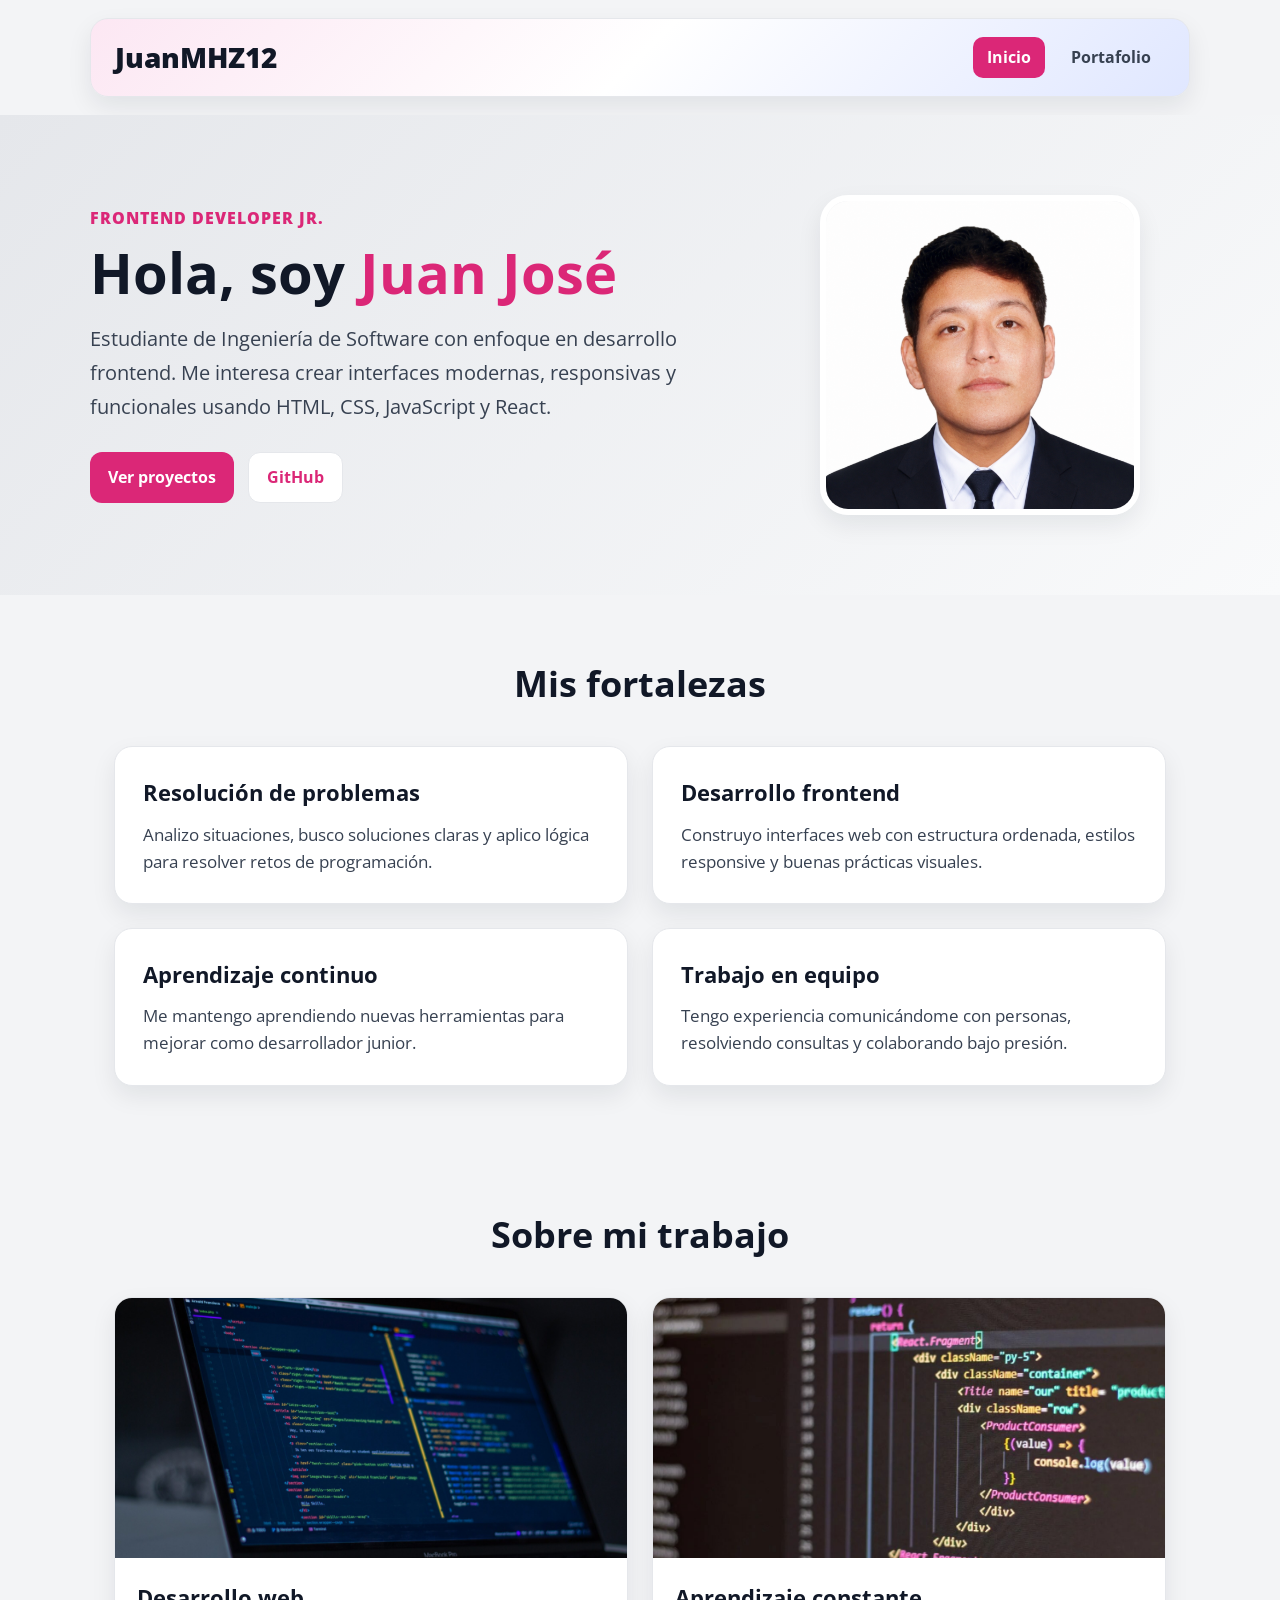
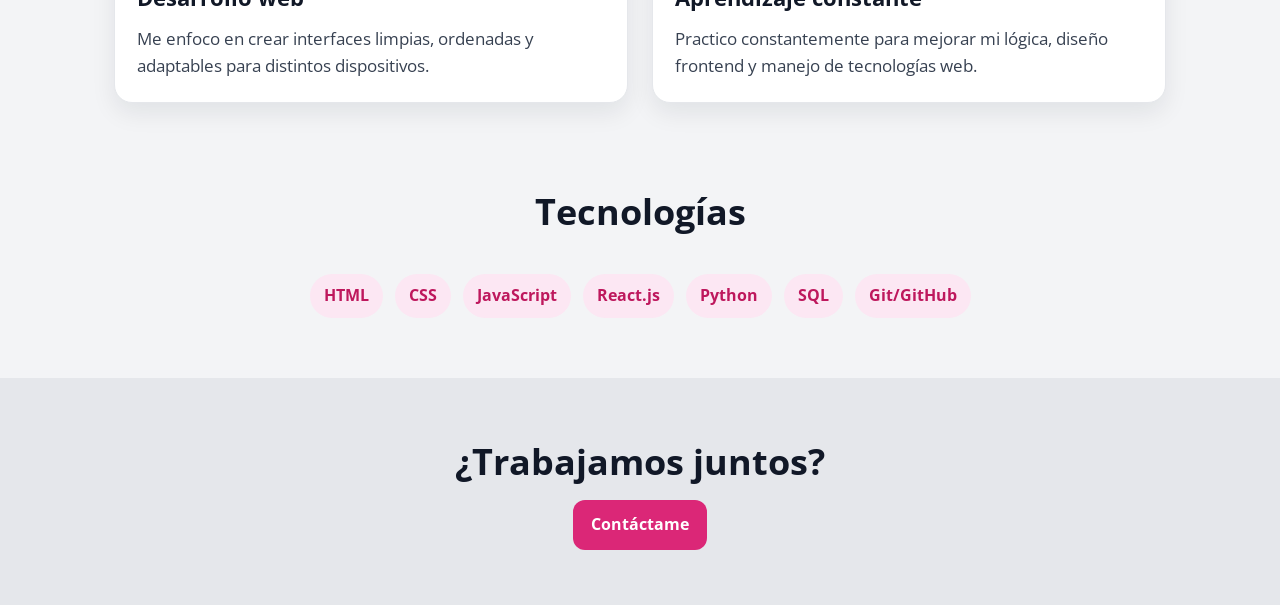
<file: index.html>
<!DOCTYPE html>
<html lang="es">
<head>
  <meta charset="UTF-8" />
  <meta name="viewport" content="width=device-width, initial-scale=1.0" />
  <title>Juan José Meza | Frontend Developer</title>
  <link rel="stylesheet" href="styles.css" />
</head>
<body>
  <header class="header">
    <a href="index.html" class="logo">JuanMHZ12</a>

    <nav class="nav">
      <a href="index.html" class="nav-link active">Inicio</a>
      <a href="portafolio.html" class="nav-link">Portafolio</a>
    </nav>
  </header>

  <main>
    <section class="hero">
      <div class="hero-content hero-grid">
        <div>
          <p class="tag">Frontend Developer Jr.</p>
          <h1>Hola, soy <span>Juan José</span></h1>
          <p class="hero-text">
            Estudiante de Ingeniería de Software con enfoque en desarrollo frontend.
            Me interesa crear interfaces modernas, responsivas y funcionales usando
            HTML, CSS, JavaScript y React.
          </p>

          <div class="hero-buttons">
            <a href="portafolio.html" class="btn primary">Ver proyectos</a>
            <a href="https://github.com/JuanMHZ12" target="_blank" class="btn secondary">GitHub</a>
          </div>
        </div>

        <div class="hero-photo">
          <img src="img/JuanjoMeza.png" alt="Foto profesional de Juan José Meza" />
        </div>
      </div>
    </section>

    <section class="section">
      <h2>Mis fortalezas</h2>

      <div class="cards">
        <article class="card">
          <h3>Resolución de problemas</h3>
          <p>Analizo situaciones, busco soluciones claras y aplico lógica para resolver retos de programación.</p>
        </article>

        <article class="card">
          <h3>Desarrollo frontend</h3>
          <p>Construyo interfaces web con estructura ordenada, estilos responsive y buenas prácticas visuales.</p>
        </article>

        <article class="card">
          <h3>Aprendizaje continuo</h3>
          <p>Me mantengo aprendiendo nuevas herramientas para mejorar como desarrollador junior.</p>
        </article>

        <article class="card">
          <h3>Trabajo en equipo</h3>
          <p>Tengo experiencia comunicándome con personas, resolviendo consultas y colaborando bajo presión.</p>
        </article>
      </div>
    </section>

    <section class="section photo-section">
      <h2>Sobre mi trabajo</h2>

      <div class="photo-grid">
        <article class="photo-card">
          <img src="img/programar1.jpeg" alt="Ambiente de programación" />
          <div>
            <h3>Desarrollo web</h3>
            <p>
              Me enfoco en crear interfaces limpias, ordenadas y adaptables para distintos dispositivos.
            </p>
          </div>
        </article>

        <article class="photo-card">
          <img src="img/programar2.jpg" alt="Código en pantalla" />
          <div>
            <h3>Aprendizaje constante</h3>
            <p>
              Practico constantemente para mejorar mi lógica, diseño frontend y manejo de tecnologías web.
            </p>
          </div>
        </article>
      </div>
    </section>

    <section class="section skills-section">
      <h2>Tecnologías</h2>

      <div class="skills">
        <span>HTML</span>
        <span>CSS</span>
        <span>JavaScript</span>
        <span>React.js</span>
        <span>Python</span>
        <span>SQL</span>
        <span>Git/GitHub</span>
      </div>
    </section>
  </main>

  <footer class="footer">
    <h2>¿Trabajamos juntos?</h2>
    <a href="https://wa.me/51924691680" class="btn primary">Contáctame</a>
  </footer>
</body>
</html>
</file>
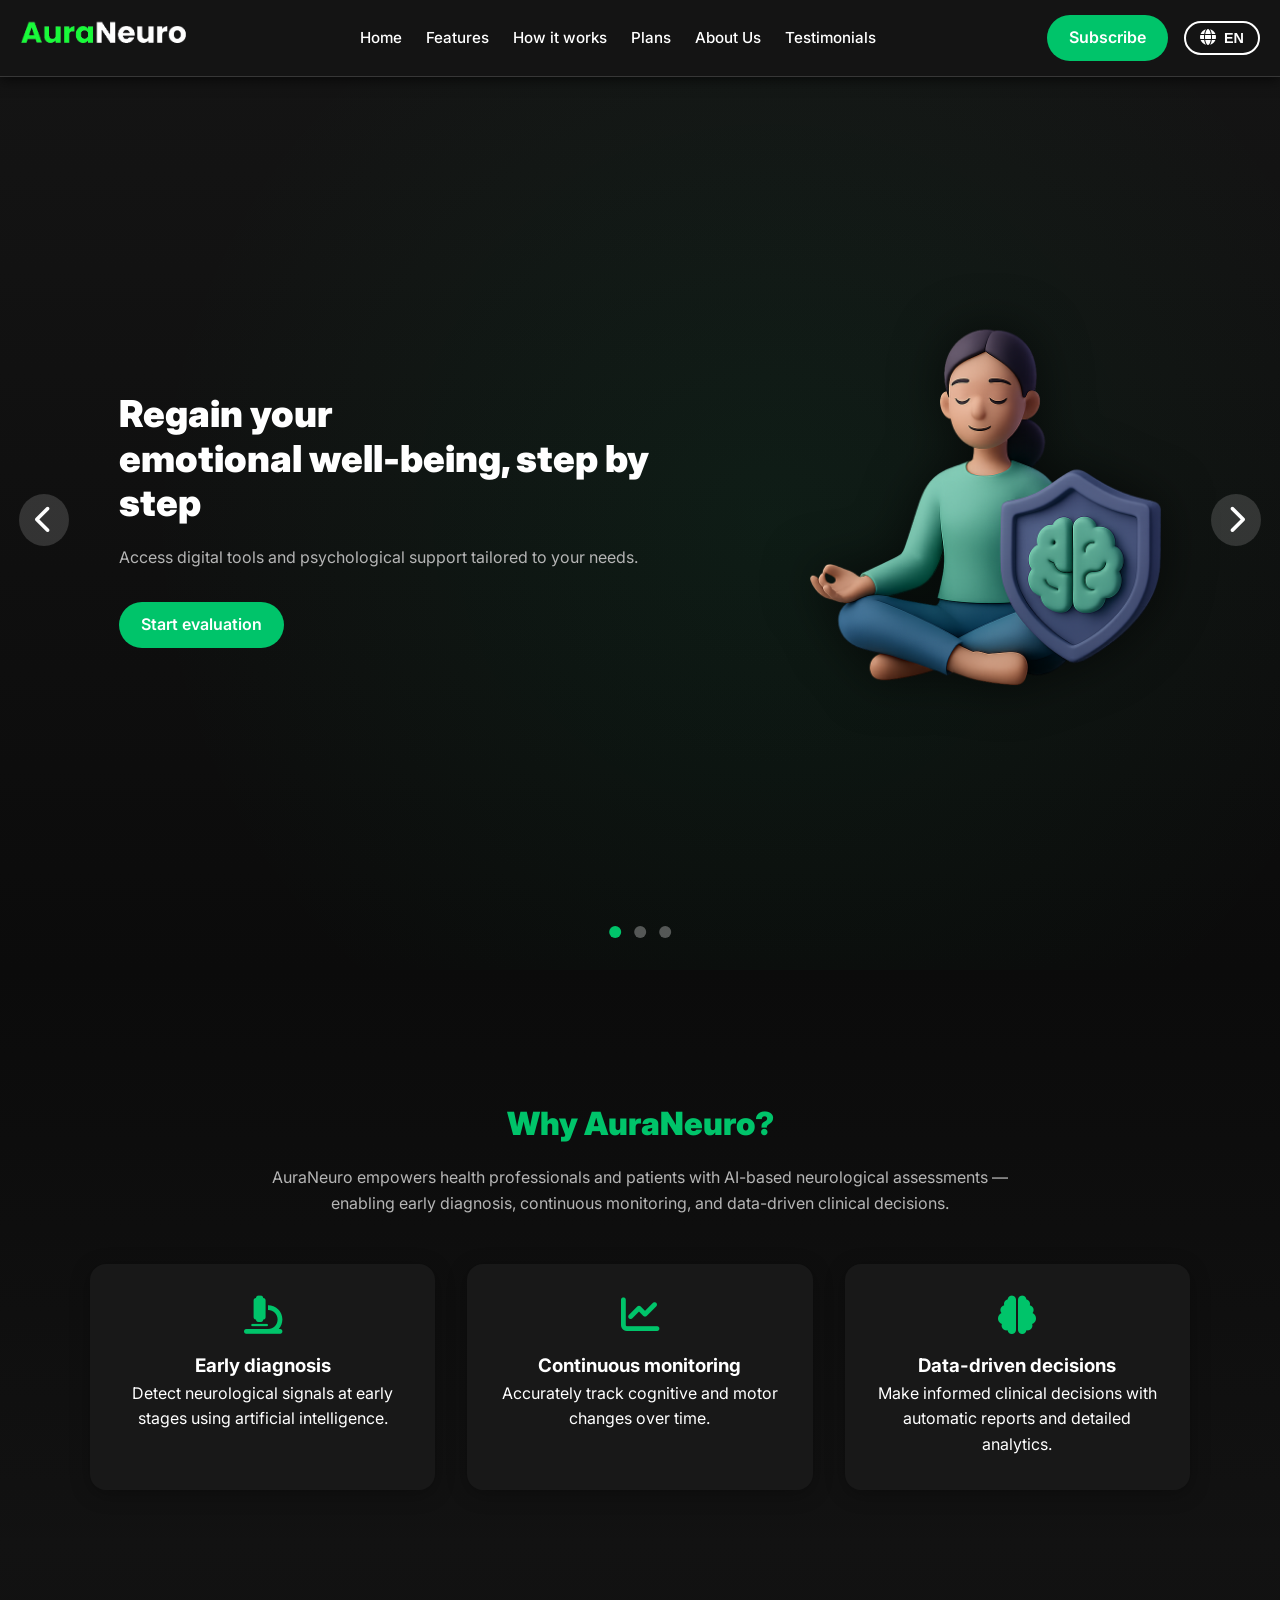
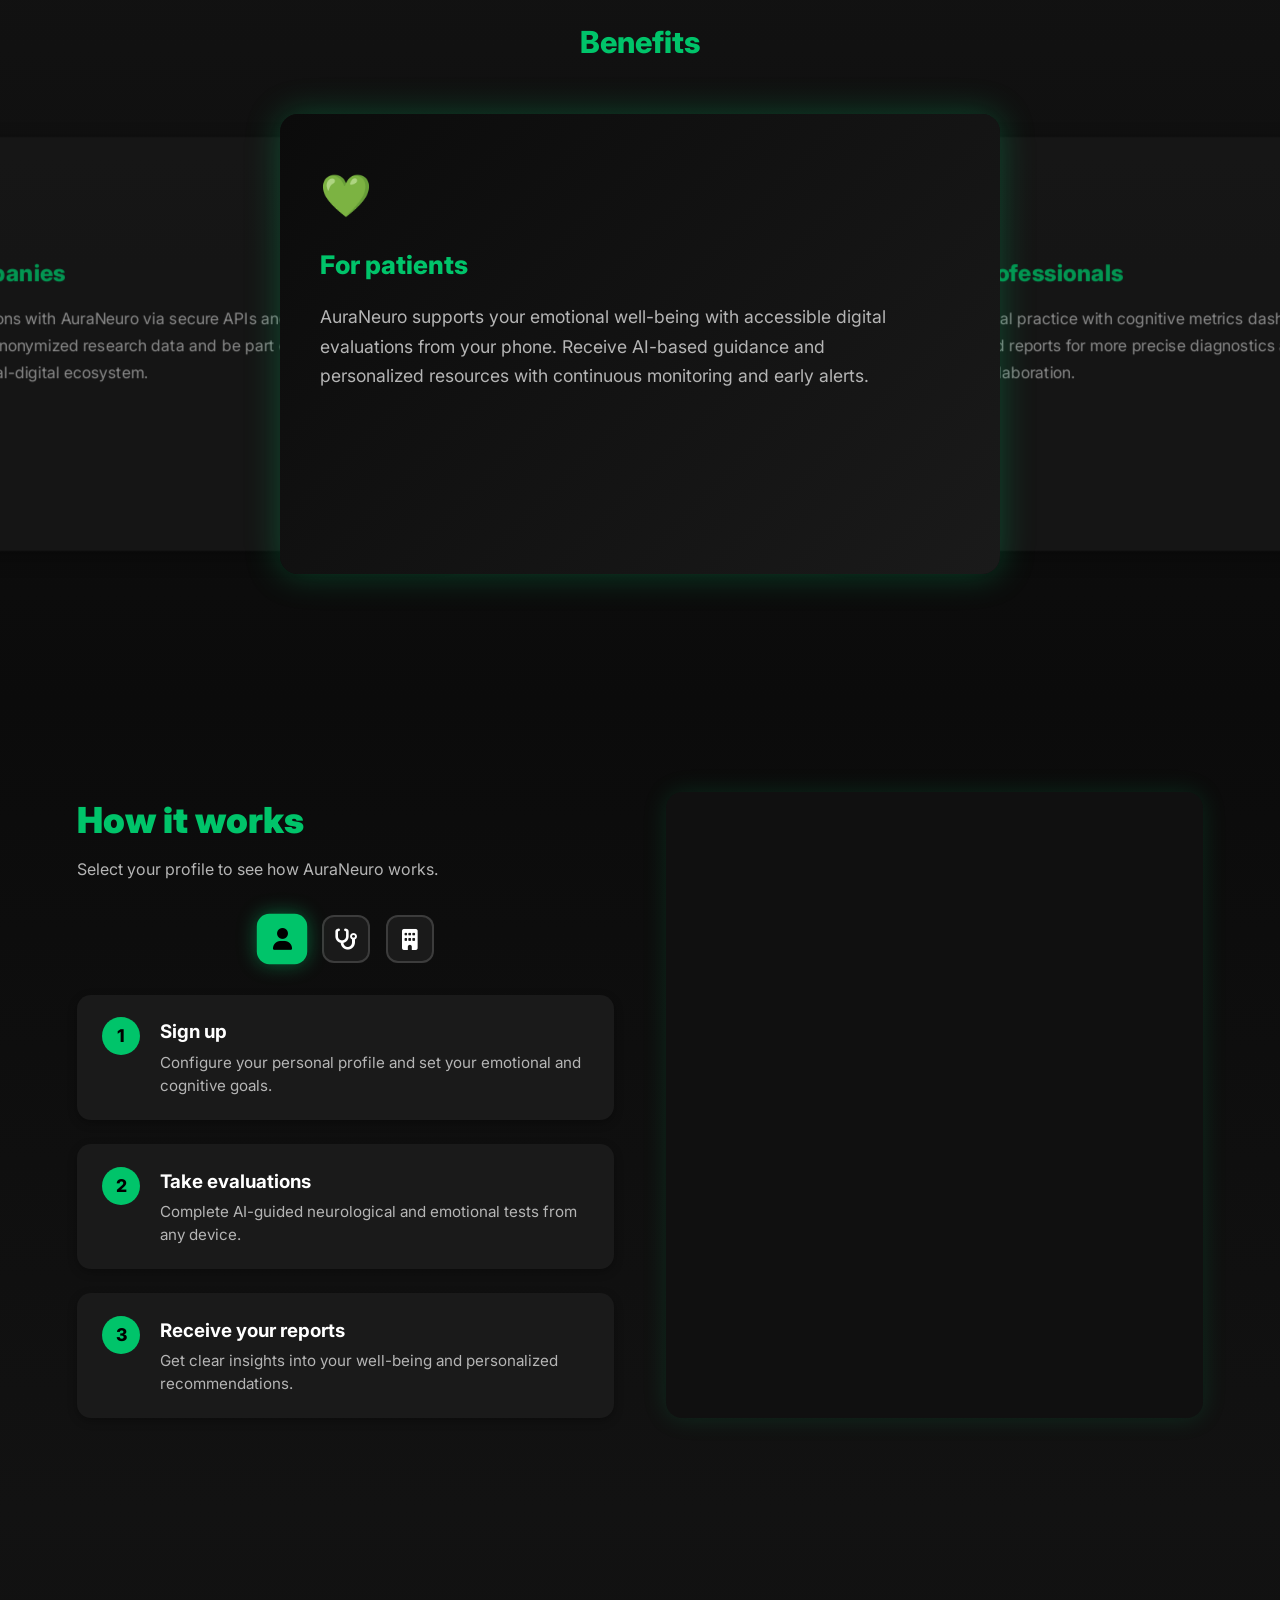
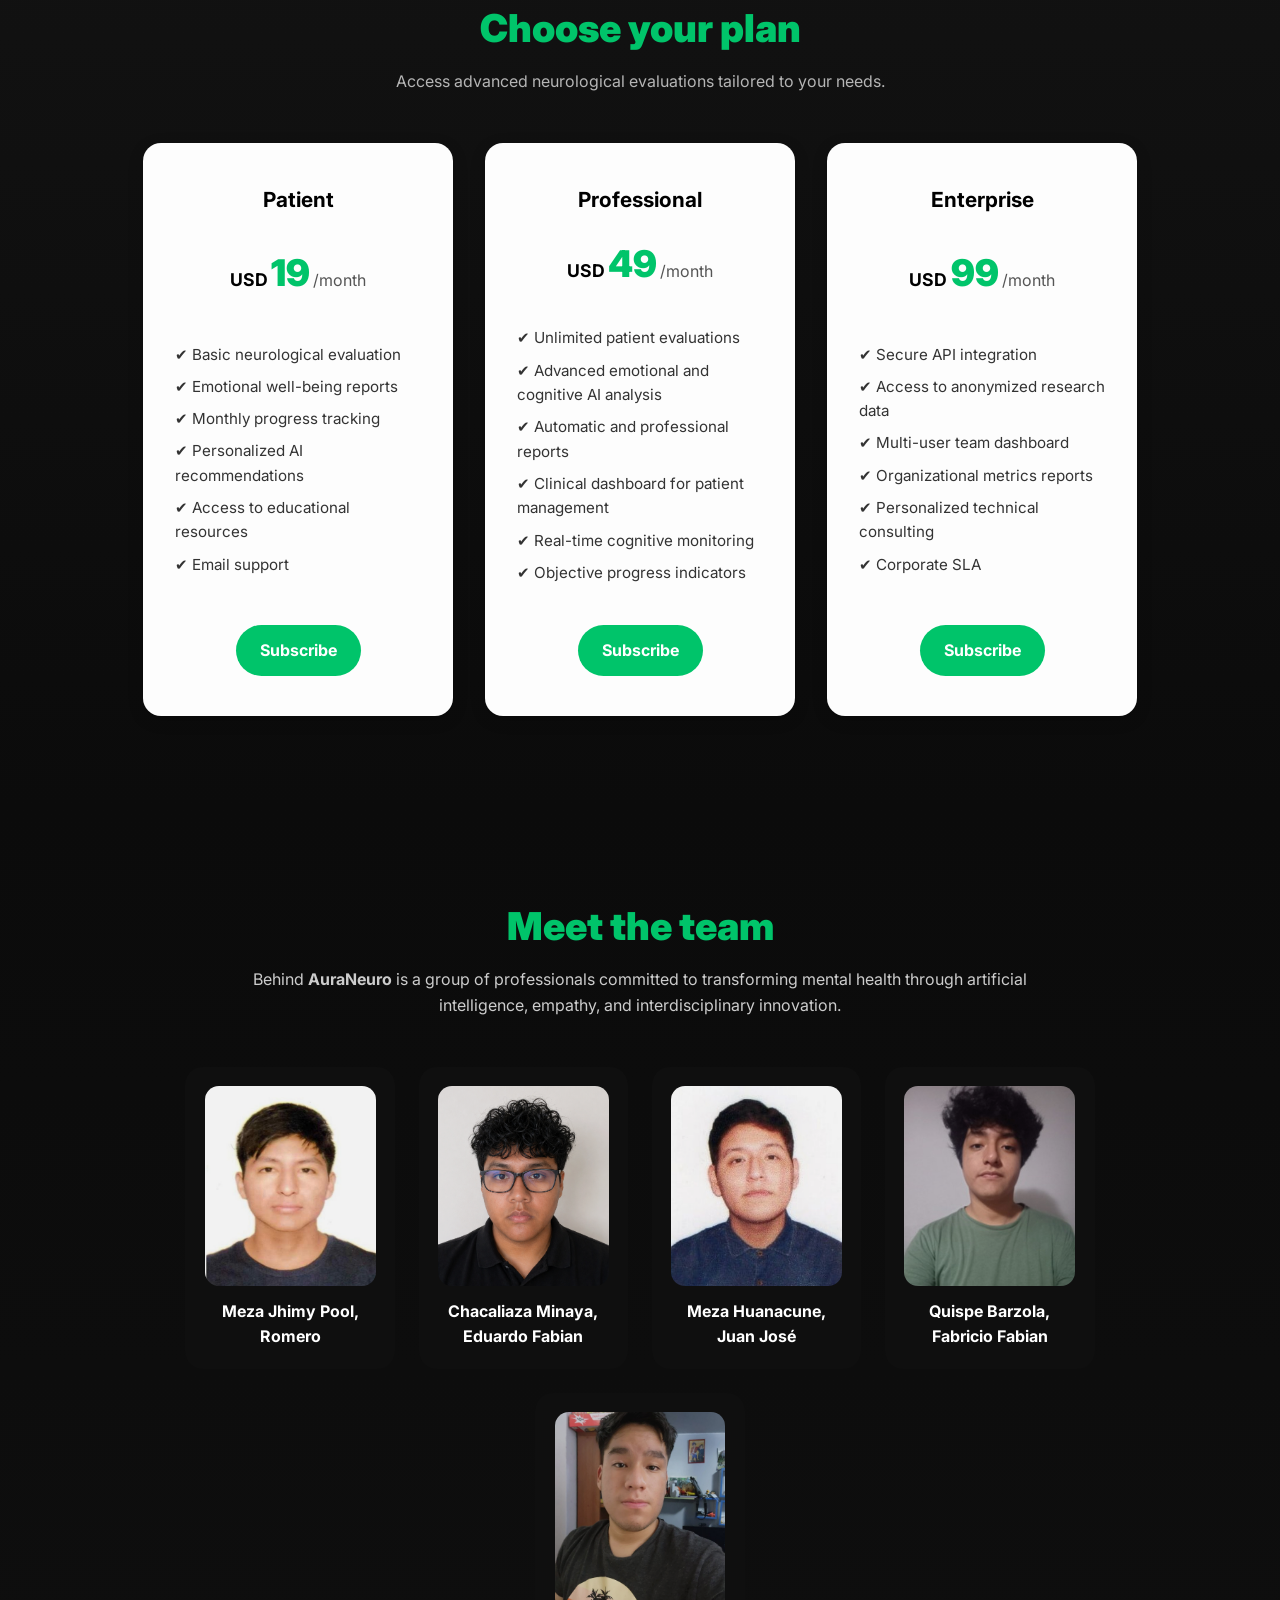
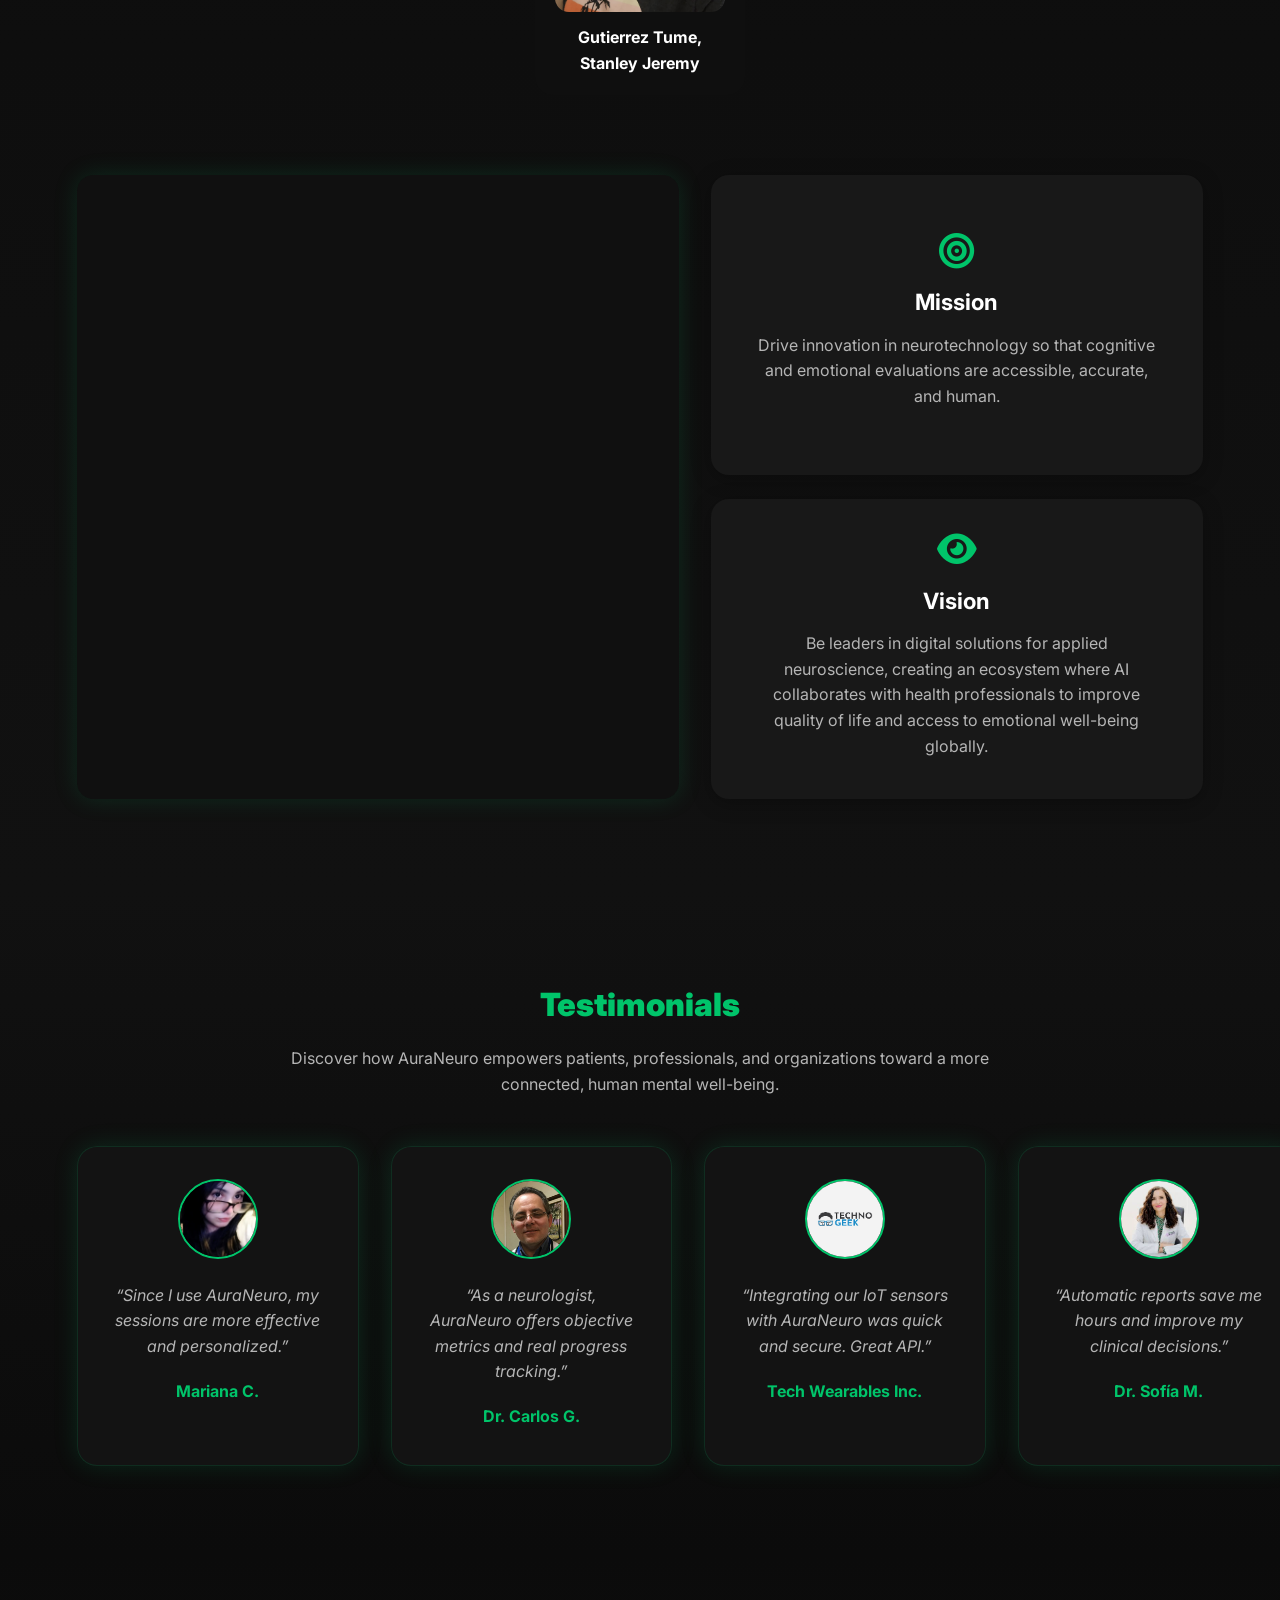
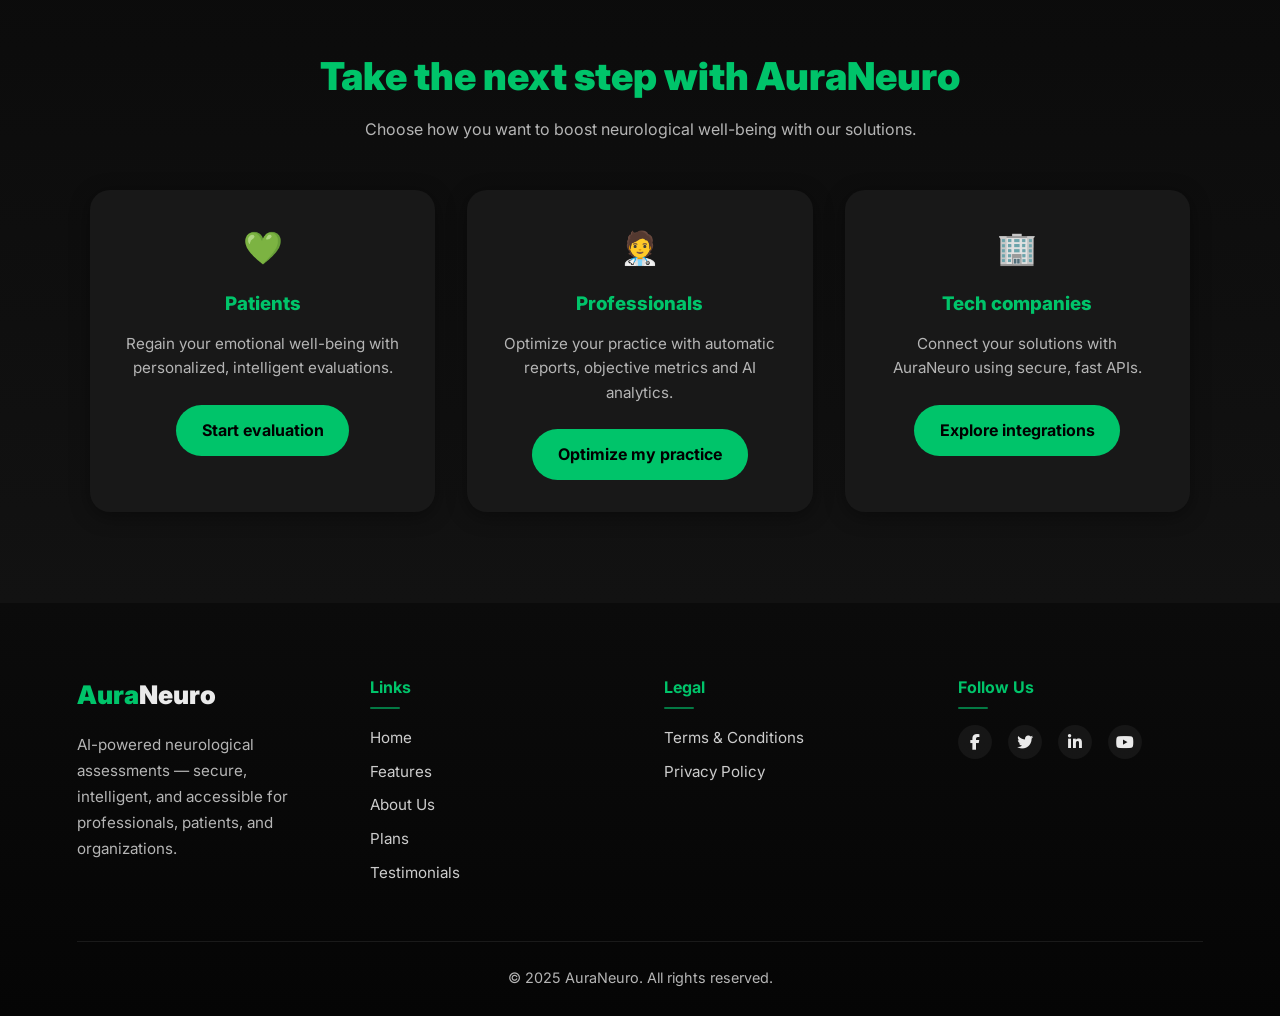
<file: Auraneuro.html>
<!DOCTYPE html>
<html lang="es">
<head>
  <meta charset="UTF-8" />
  <meta name="viewport" content="width=device-width, initial-scale=1.0" />
  <title>AuraNeuro</title>

  <link href="https://fonts.googleapis.com/css2?family=Inter:wght@400;700;900&display=swap" rel="stylesheet">
  <link rel="stylesheet" href="https://cdnjs.cloudflare.com/ajax/libs/font-awesome/6.4.0/css/all.min.css">
  <link rel="stylesheet" href="Auraneuro.css">
  <script src="script.js" defer></script>
  <script src="language.js" defer></script>
</head>

<body class="bg-dark text-light">


<!-- ==== HEADER ==== -->
<header class="navbar bg-darker">
  <div class="navbar-container">
    <a href="#home" class="navbar-logo">
      <img src="imgs/logo.png" alt="AuraNeuro" />
    </a>

    <button class="menu-toggle" aria-label="Abrir menú">
      <i class="fa-solid fa-bars"></i>
    </button>

    <nav class="nav-links">
      <ul>
        <li><a href="index.html#home" class="nav-item" data-key="home">Inicio</a></li>
        <li><a href="index.html#features" class="nav-item" data-key="features">Características</a></li>
        <li><a href="index.html#how" class="nav-item" data-key="how">Cómo funciona</a></li>
        <li><a href="index.html#plans" class="nav-item" data-key="plans">Planes</a></li>
        <li><a href="index.html#team" class="nav-item" data-key="about">Sobre Nosotros</a></li>
        <li><a href="index.html#testimonials" class="nav-item" data-key="testimonials">Testimonios</a></li>
      </ul>
    </nav>

    <div class="header-actions">
      <a href="https://frontend-auro-neuro-two.vercel.app/" class="btn-main" data-key="subscribe">Suscribirse</a>
      <button class="lang-toggle">
        <span class="lang-icon"><i class="fa-solid fa-globe"></i></span>
        <span>ES</span>
      </button>
    </div>
  </div>
</header>

<!-- ==== HERO ==== -->
<section id="home" class="hero-carousel bg-gradient">
  <div class="carousel-container">

    <div class="carousel-slide active">
      <div class="hero-content">
        <h1 data-key="hero1_title">Recupera tu bienestar<br>emocional, paso a paso</h1>
        <p data-key="hero1_text">Accede a herramientas digitales y acompañamiento psicológico adaptado a tus necesidades.</p>
        <a href="#patients" class="btn-main" data-key="hero1_btn">Comenzar evaluación</a>
      </div>
      <div class="hero-image">
        <img src="imgs/slide1.png" alt="AuraNeuro pacientes bienestar">
      </div>
    </div>

    <div class="carousel-slide">
      <div class="hero-content">
        <h1 data-key="hero2_title">Gestiona tus pacientes<br>y tu práctica terapéutica de forma inteligente</h1>
        <p data-key="hero2_text">Administra sesiones, registros y progreso desde una sola plataforma diseñada para ti.</p>
        <a href="#professionals" class="btn-main" data-key="hero2_btn">Optimizar mi práctica</a>
      </div>
      <div class="hero-image">
        <img src="imgs/slide2.png" alt="AuraNeuro profesionales gestión">
      </div>
    </div>

    <div class="carousel-slide">
      <div class="hero-content">
        <h1 data-key="hero3_title">Integra tu tecnología<br>al futuro de la neurología digital</h1>
        <p data-key="hero3_text">Colabora con AuraNeuro y conecta tus dispositivos médicos mediante integraciones API seguras, compatibles con estándares internacionales.</p>
        <a href="#contact" class="btn-main" data-key="hero3_btn">Explorar integraciones</a>
      </div>
      <div class="hero-image">
        <img src="imgs/slide3.png" alt="AuraNeuro integración tecnológica">
      </div>
    </div>
  </div>

  <button class="carousel-control prev"><i class="fa-solid fa-chevron-left"></i></button>
  <button class="carousel-control next"><i class="fa-solid fa-chevron-right"></i></button>

  <div class="carousel-indicators">
    <span class="dot active"></span>
    <span class="dot"></span>
    <span class="dot"></span>
  </div>
</section>

<!-- ==== FEATURES ==== -->
<section id="features" class="value-prop-slider">

  <h2 data-key="features_title">¿Por qué AuraNeuro?</h2>
  <p class="subtitle" data-key="features_subtitle">
    AuraNeuro impulsa a profesionales de la salud y pacientes con evaluaciones neurológicas 
    basadas en IA — permitiendo diagnóstico temprano, monitoreo continuo y decisiones clínicas 
    basadas en datos.
  </p>

  <div class="value-cards">
    <div class="card">
      <i class="fa-solid fa-microscope"></i>
      <h3 data-key="feature_card1_title">Diagnóstico temprano</h3>
      <p data-key="feature_card1_text">Detecta señales neurológicas desde etapas iniciales con inteligencia artificial.</p>
    </div>
    <div class="card">
      <i class="fa-solid fa-chart-line"></i>
      <h3 data-key="feature_card2_title">Monitoreo continuo</h3>
      <p data-key="feature_card2_text">Seguimiento preciso de cambios cognitivos y motores a lo largo del tiempo.</p>
    </div>
    <div class="card">
      <i class="fa-solid fa-brain"></i>
      <h3 data-key="feature_card3_title">Decisiones basadas en datos</h3>
      <p data-key="feature_card3_text">Toma decisiones clínicas con reportes automáticos y análisis detallado.</p>
    </div>
  </div>
</section>

<!-- ==== ABOUT ==== -->
<section id="about" class="audience-benefits">
  <h2 data-key="about_title">Beneficios</h2>

  <div class="benefit-slider">
    <div class="benefit-track">

      <div class="benefit-card active">
        <div class="emoji">💚</div>
        <h3 data-key="about_card1_title">Pacientes</h3>
        <p data-key="about_card1_text">
          AuraNeuro te acompaña en tu proceso de bienestar emocional, ofreciendo evaluaciones 
          digitales accesibles desde tu móvil. Recibe orientación basada en IA y recursos 
          personalizados que ayudan a mejorar tu calidad de vida, con monitoreo constante 
          de tu progreso y alertas tempranas ante cambios significativos.
        </p>
      </div>

      <div class="benefit-card">
        <div class="emoji">🧑‍⚕️</div>
        <h3 data-key="about_card2_title">Profesionales de la salud</h3>
        <p data-key="about_card2_text">
          Optimiza tu práctica clínica con paneles de métricas cognitivas y reportes automáticos. 
          AuraNeuro transforma los datos de tus pacientes en insights útiles para diagnósticos más 
          precisos, seguimiento detallado y colaboración interdisciplinaria dentro del ecosistema digital.
        </p>
      </div>

      <div class="benefit-card">
        <div class="emoji">🏢</div>
        <h3 data-key="about_card3_title">Empresas tecnológicas</h3>
        <p data-key="about_card3_text">
          Integra tus soluciones con AuraNeuro mediante APIs seguras y estándares internacionales. 
          Accede a datos anonimizados para investigación, mejora tus productos y forma parte de 
          un ecosistema médico-digital interoperable orientado al bienestar mental global.
        </p>
      </div>

    </div>
  </div>
</section>

<!-- ==== HOW ==== -->
<section id="how" class="how-it-works">
  <div class="container">
    <div class="how-content">
      <div class="steps-column">
        <h2 data-key="how_title">Cómo funciona</h2>
        <p class="subtitle" data-key="how_subtitle">Selecciona tu perfil para ver cómo funciona AuraNeuro.</p>

        <div class="how-selector">
          <button class="how-icon active" data-target="paciente">
            <i class="fa-solid fa-user"></i>
          </button>

          <button class="how-icon" data-target="profesional">
            <i class="fa-solid fa-stethoscope"></i>
          </button>

          <button class="how-icon" data-target="empresarial">
            <i class="fa-solid fa-building"></i>
          </button>
        </div>

        <div class="steps">
          <div class="step-card">
            <div class="step-number">1</div>
            <div class="step-info">
              <h3 data-key="how_step1_title">Regístrate</h3>
              <p data-key="how_step1_text">Configura tu perfil personal y elige tus objetivos emocionales y cognitivos.</p>
            </div>
          </div>

          <div class="step-card">
            <div class="step-number">2</div>
            <div class="step-info">
              <h3 data-key="how_step2_title">Realiza evaluaciones</h3>
              <p data-key="how_step2_text">Completa pruebas neurológicas y emocionales guiadas por IA desde cualquier dispositivo.</p>
            </div>
          </div>

          <div class="step-card">
            <div class="step-number">3</div>
            <div class="step-info">
              <h3 data-key="how_step3_title">Recibe tus reportes</h3>
              <p data-key="how_step3_text">Obtén análisis claros de tu bienestar y recomendaciones para mejorar día a día.</p>
            </div>
          </div>
        </div>
      </div>

      <div class="video-column">
        <div class="video-wrapper">
          <iframe
            src="https://www.youtube.com/embed/hK7kSaYTNz8?rel=0&controls=1"
            title="About AuraNeuro"
            frameborder="0"
            allowfullscreen>
          </iframe>
        </div>
      </div>
    </div>
  </div>
</section>


<!-- ==== PLANS ==== -->
<section id="plans" class="pricing-section">
  <div class="container">
    <h2 data-key="plans_title">Elige tu plan</h2>
    <p class="subtitle" data-key="plans_subtitle">Accede a evaluaciones neurológicas avanzadas adaptadas a tus necesidades.</p>

    <div class="pricing-cards">

      <!-- PLAN PLUS -->
      <div class="plan-card">
        <h3 data-key="plan_plus_title">Paciente</h3>
        <div class="price">
          <span class="currency">USD</span>
          <span class="amount">19</span>
          <span class="period" data-key="plan_period">/mes</span>
        </div>
        <ul class="features">
          <li data-key="plan_paciente_item1">✔ Evaluaciones neurológicas básicas</li>
          <li data-key="plan_paciente_item2">✔ Reportes de bienestar emocional</li>
          <li data-key="plan_paciente_item3">✔ Seguimiento del progreso mensual</li>
          <li data-key="plan_paciente_item4">✔ Recomendaciones personalizadas con IA</li>
          <li data-key="plan_paciente_item5">✔ Acceso a recursos educativos</li>
          <li data-key="plan_paciente_item6">✔ Soporte por correo</li>
        </ul>
        <a href="https://frontend-auro-neuro-two.vercel.app/" class="btn-main" data-key="plan_btn">Suscribirse</a>
      </div>

      <!-- PLAN PRO -->
      <div class="plan-card">
        <h3 data-key="plan_pro_title">Profesional</h3>
        <div class="price">
          <span class="currency">USD</span>
          <span class="amount">49</span>
          <span class="period" data-key="plan_period">/mes</span>
        </div>
        <ul class="features">
          <li data-key="plan_profesional_item1">✔ Evaluaciones ilimitadas para pacientes</li>
          <li data-key="plan_profesional_item2">✔ Análisis emocional y cognitivo avanzado con IA</li>
          <li data-key="plan_profesional_item3">✔ Reportes automáticos y profesionales</li>
          <li data-key="plan_profesional_item4">✔ Panel clínico para gestión de pacientes</li>
          <li data-key="plan_profesional_item5">✔ Monitoreo cognitivo en tiempo real</li>
          <li data-key="plan_profesional_item6">✔ Indicadores de progreso objetivos</li>
        </ul>
        <a href="https://frontend-auro-neuro-two.vercel.app/" class="btn-main" data-key="plan_btn">Suscribirse</a>
      </div>

      <!-- PLAN ENTERPRISE -->
      <div class="plan-card">
        <h3 data-key="plan_enterprise_title">Empresarial</h3>
        <div class="price">
          <span class="currency">USD</span>
          <span class="amount">99</span>
          <span class="period" data-key="plan_period">/mes</span>
        </div>
        <ul class="features">
          <li data-key="plan_empresarial_item1">✔ Integración mediante API segura</li>
          <li data-key="plan_empresarial_item2">✔ Acceso a datos anonimizados para investigación</li>
          <li data-key="plan_empresarial_item3">✔ Panel multiusuario para equipos</li>
          <li data-key="plan_empresarial_item4">✔ Reportes de métricas organizacionales</li>
          <li data-key="plan_empresarial_item5">✔ Consultoría técnica personalizada</li>
          <li data-key="plan_empresarial_item6">✔ SLA corporativo</li>
        </ul>
        <a href="https://frontend-auro-neuro-two.vercel.app/" class="btn-main" data-key="plan_btn">Suscribirse</a>
      </div>

    </div>
  </div>
</section>


<!-- ==== TEAM ==== -->
<section id="team" class="team-section">
  <div class="container">
    <h2 data-key="team_title">Conoce al equipo</h2>
    <p class="subtitle" data-key="team_subtitle">
      Detrás de <strong>AuraNeuro</strong> está un grupo de profesionales comprometidos con transformar la salud mental 
      a través de la inteligencia artificial, la empatía y la innovación interdisciplinaria.
    </p>

    <div class="team-grid">
      <div class="team-member">
        <img src="imgs/Jhimy.jpg" alt="Jhimy">
        <h4 data-key="team_jhimy">Meza Jhimy Pool, Romero</h4>
      </div>
      <div class="team-member">
        <img src="imgs/Eduardo.jpg" alt="Eduardo">
        <h4 data-key="team_eduardo">Chacaliaza Minaya, Eduardo Fabian</h4>
      </div>
      <div class="team-member">
        <img src="imgs/Juan.jpg" alt="Juan">
        <h4 data-key="team_juan">Meza Huanacune, Juan José</h4>
      </div>
      <div class="team-member">
        <img src="imgs/Fabricio.jpg" alt="Fabricio">
        <h4 data-key="team_fabricio">Quispe Barzola, Fabricio Fabian</h4>
      </div>
      <div class="team-member">
        <img src="imgs/Stanley.jpg" alt="Stanley">
        <h4 data-key="team_stanley">Gutierrez Tume, Stanley Jeremy</h4>
      </div>
    </div>

    <div class="team-row-horizontal">
      <div class="video-wrapper clean">
        <iframe 
          src="https://www.youtube.com/embed/mHxw47HAfVY?rel=0&controls=1" 
          title="Video del equipo AuraNeuro"
          frameborder="0"
          allowfullscreen>
        </iframe>
      </div>

      <div class="mission-vision-column">
        <div class="info-card modern">
          <i class="fa-solid fa-bullseye"></i>
          <h3 data-key="team_mission_title">Misión</h3>
          <p data-key="team_mission_text">
            Impulsar la innovación en neurotecnología para que las evaluaciones cognitivas 
            y emocionales sean accesibles, precisas y humanas. Conectamos ciencia y tecnología 
            con empatía, promoviendo un bienestar mental sostenible en la sociedad.
          </p>
        </div>

        <div class="info-card modern">
          <i class="fa-solid fa-eye"></i>
          <h3 data-key="team_vision_title">Visión</h3>
          <p data-key="team_vision_text">
            Ser líderes en soluciones digitales para la neurociencia aplicada, 
            creando un ecosistema donde la inteligencia artificial colabore con los profesionales 
            de la salud para mejorar la calidad de vida y el acceso al bienestar emocional global.
          </p>
        </div>
      </div>
    </div>
  </div>
</section>

<!-- ==== TESTIMONIALS ==== -->
<section id="testimonials" class="testimonials">
  <h2 data-key="testimonials_title">Testimonios</h2>
  <p class="subtitle" data-key="testimonials_subtitle">
    Descubre cómo AuraNeuro impulsa a pacientes, profesionales y organizaciones hacia un bienestar mental más conectado y humano.
  </p>

  <div class="testimonial-carousel">
    <div class="testimonial-track" data-duplicate="">

      <div class="testimonial-card">
        <img src="imgs/test1.jpg" alt="Foto Mariana C.">
        <p data-key="testimonial_1_text">“Desde que uso AuraNeuro, mis sesiones son más efectivas y personalizadas.”</p>
        <h4 data-key="testimonial_1_name">Mariana C.</h4>
      </div>

      <div class="testimonial-card">
        <img src="imgs/test2.jpg" alt="Foto Dr. Carlos G.">
        <p data-key="testimonial_2_text">“Como neurólogo, AuraNeuro me ofrece métricas objetivas y un seguimiento real del progreso.”</p>
        <h4 data-key="testimonial_2_name">Dr. Carlos G.</h4>
      </div>

      <div class="testimonial-card">
        <img src="imgs/test3.jpg" alt="Foto Tech Wearables">
        <p data-key="testimonial_3_text">“Integrar nuestros sensores IoT con AuraNeuro fue rápido y seguro. Excelente API.”</p>
        <h4 data-key="testimonial_3_name">Tech Wearables S.A.</h4>
      </div>

      <div class="testimonial-card">
        <img src="imgs/test4.jpg" alt="Foto Dra. Sofía M.">
        <p data-key="testimonial_4_text">“Los reportes automáticos me ahorran horas y mejoran mis decisiones clínicas.”</p>
        <h4 data-key="testimonial_4_name">Dra. Sofía M.</h4>
      </div>

      <div class="testimonial-card">
        <img src="imgs/test5.jpg" alt="Foto Clínica StarSalud">
        <p data-key="testimonial_5_text">“Con AuraNeuro hemos optimizado la atención cognitiva de nuestros pacientes.”</p>
        <h4 data-key="testimonial_5_name">Clínica NeuroViva</h4>
      </div>

    </div>
  </div>
</section>

<!-- ==== CTA ==== -->
<section id="cta" class="cta-segmented">
  <h2 data-key="cta_title">Da el siguiente paso con AuraNeuro</h2>
  <p class="subtitle" data-key="cta_subtitle">
    Elige cómo deseas impulsar el bienestar neurológico con nuestras soluciones.
  </p>

  <div class="cta-cards">

  <!-- CTA 1: Pacientes -->
  <div class="cta-card">
    <div class="emoji">💚</div>
    <h3 data-key="cta_1_title">Pacientes</h3>
    <p data-key="cta_1_text">Recupera tu bienestar emocional con evaluaciones personalizadas y seguimiento inteligente.</p>
    <a href="https://frontend-auro-neuro-two.vercel.app/" class="btn-cta" data-key="cta_1_btn">Comenzar evaluación</a>
  </div>

  <!-- CTA 2: Profesionales -->
  <div class="cta-card">
    <div class="emoji">🧑‍⚕️</div>
    <h3 data-key="cta_2_title">Profesionales</h3>
    <p data-key="cta_2_text">Optimiza tu práctica con reportes automáticos, métricas objetivas y análisis con IA.</p>
    <a href="https://frontend-auro-neuro-two.vercel.app/" class="btn-cta" data-key="cta_2_btn">Optimizar mi práctica</a>
  </div>

  <!-- CTA 3: Empresas tecnológicas -->
  <div class="cta-card">
    <div class="emoji">🏢</div>
    <h3 data-key="cta_3_title">Empresas tecnológicas</h3>
    <p data-key="cta_3_text">Conecta tus soluciones con AuraNeuro mediante integraciones API seguras y rápidas.</p>
    <a href="https://frontend-auro-neuro-two.vercel.app/" class="btn-cta" data-key="cta_3_btn">Explorar integraciones</a>
  </div>

  </div>
</section>

<!-- ==== FOOTER ==== -->
<footer class="footer">
  <div class="footer-container">
    
    <!-- Marca y descripción -->
    <div class="footer-col brand">
      <h3 class="logo"><span class="highlight">Aura</span>Neuro</h3>
      <p data-key="footer_description">
        Evaluaciones neurológicas impulsadas por IA, seguras, inteligentes y accesibles 
        para profesionales, pacientes y organizaciones.
      </p>
    </div>

    <!-- Enlaces -->
    <div class="footer-col">
      <h4 data-key="footer_links_title">Enlaces</h4>
      <ul>
        <li><a href="#home" data-key="footer_link_home">Inicio</a></li>
        <li><a href="#features" data-key="footer_link_features">Características</a></li>
        <li><a href="#about" data-key="footer_link_about">Sobre Nosotros</a></li>
        <li><a href="#plans" data-key="footer_link_plans">Planes</a></li>
        <li><a href="#testimonials" data-key="footer_link_testimonials">Testimonios</a></li>
      </ul>
    </div>

    <!-- Legal -->
    <div class="footer-col">
      <h4 data-key="footer_legal_title">Legal</h4>
      <ul>
        <li><a href="terminos.html" data-key="footer_legal_terms">Términos y condiciones</a></li>
        <li><a href="privacidad.html" data-key="footer_legal_privacy">Política de privacidad</a></li>
      </ul>
    </div>

    <!-- Redes sociales -->
    <div class="footer-col social">
      <h4 data-key="footer_social_title">Síguenos</h4>
      <div class="social-icons">
        <a href="#" aria-label="Facebook"><i class="fab fa-facebook-f"></i></a>
        <a href="#" aria-label="Twitter"><i class="fab fa-twitter"></i></a>
        <a href="#" aria-label="LinkedIn"><i class="fab fa-linkedin-in"></i></a>
        <a href="#" aria-label="YouTube"><i class="fab fa-youtube"></i></a>
      </div>
    </div>
  </div>

  <!-- Línea inferior -->
  <div class="footer-bottom">
    <p data-key="footer_bottom_text">
      © 2025 <span class="highlight">AuraNeuro</span>. Todos los derechos reservados.
    </p>
  </div>
</footer>

</body>
</html>
</file>
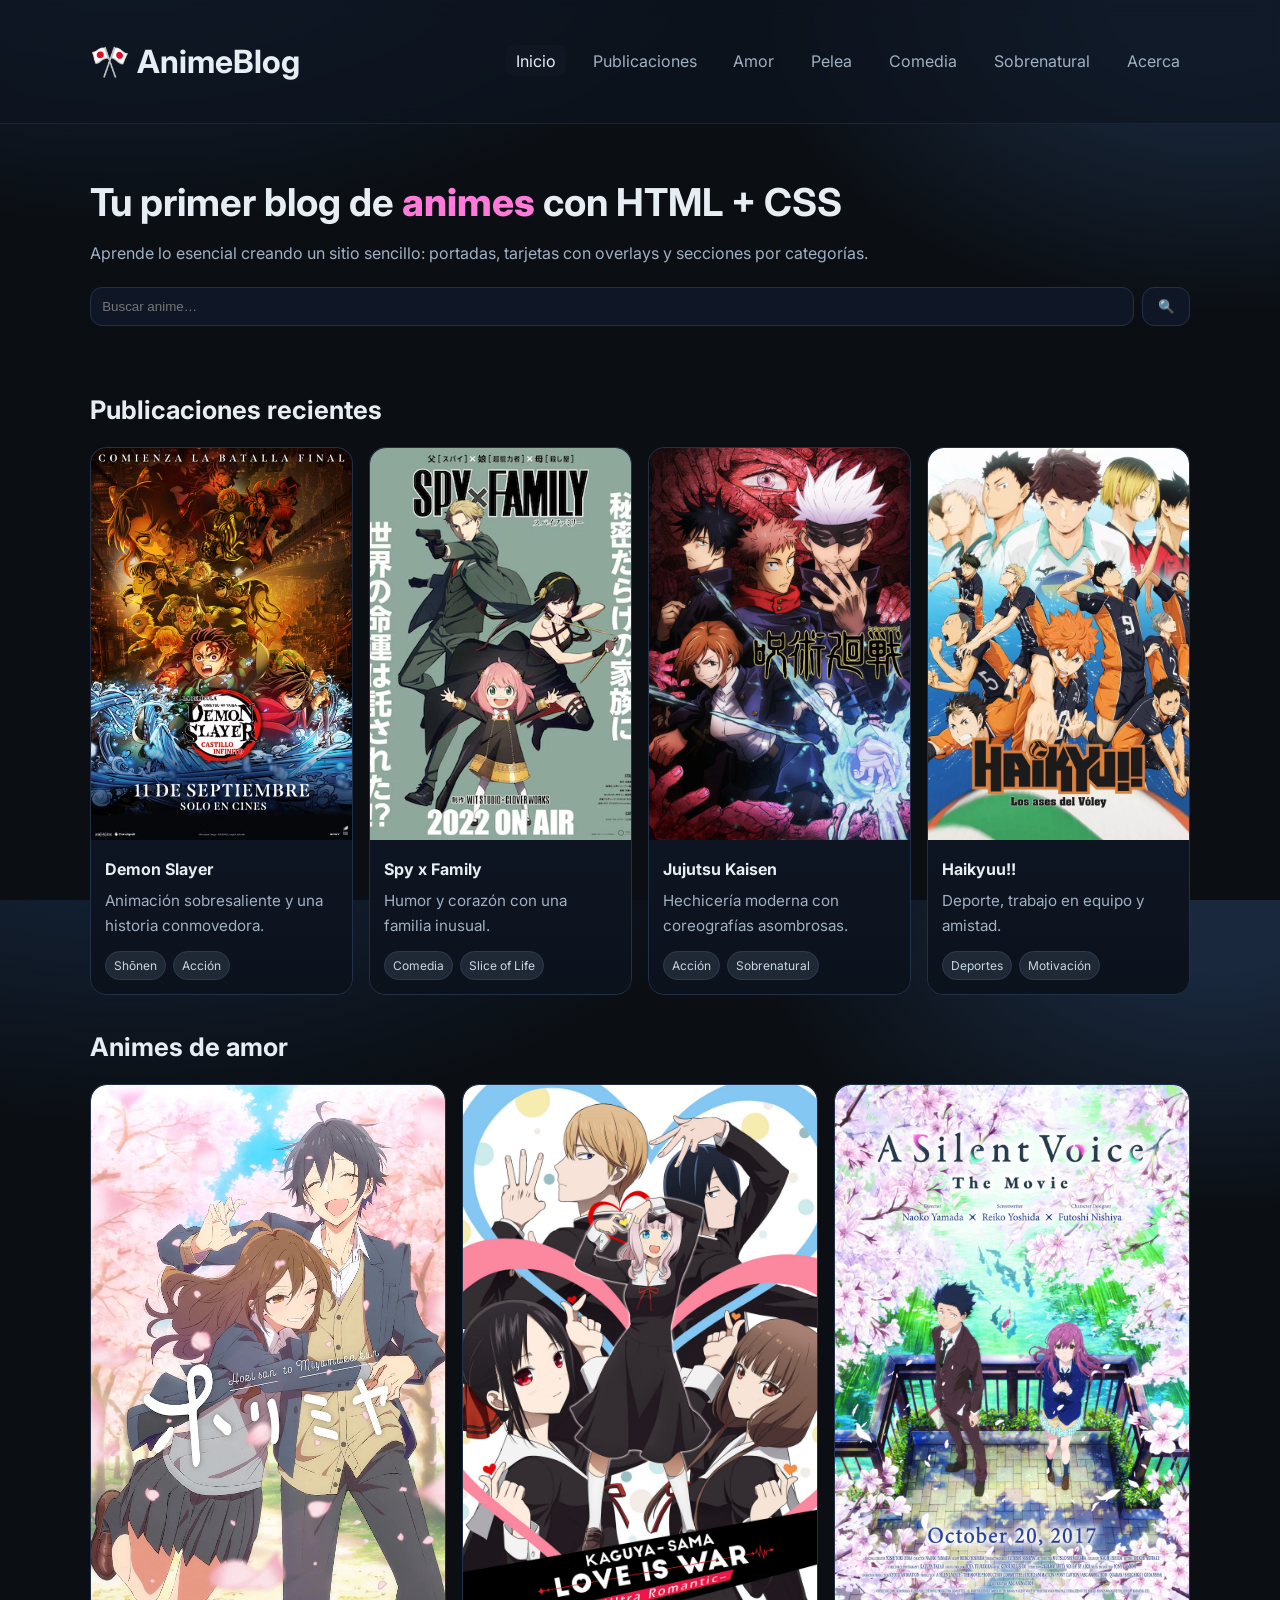
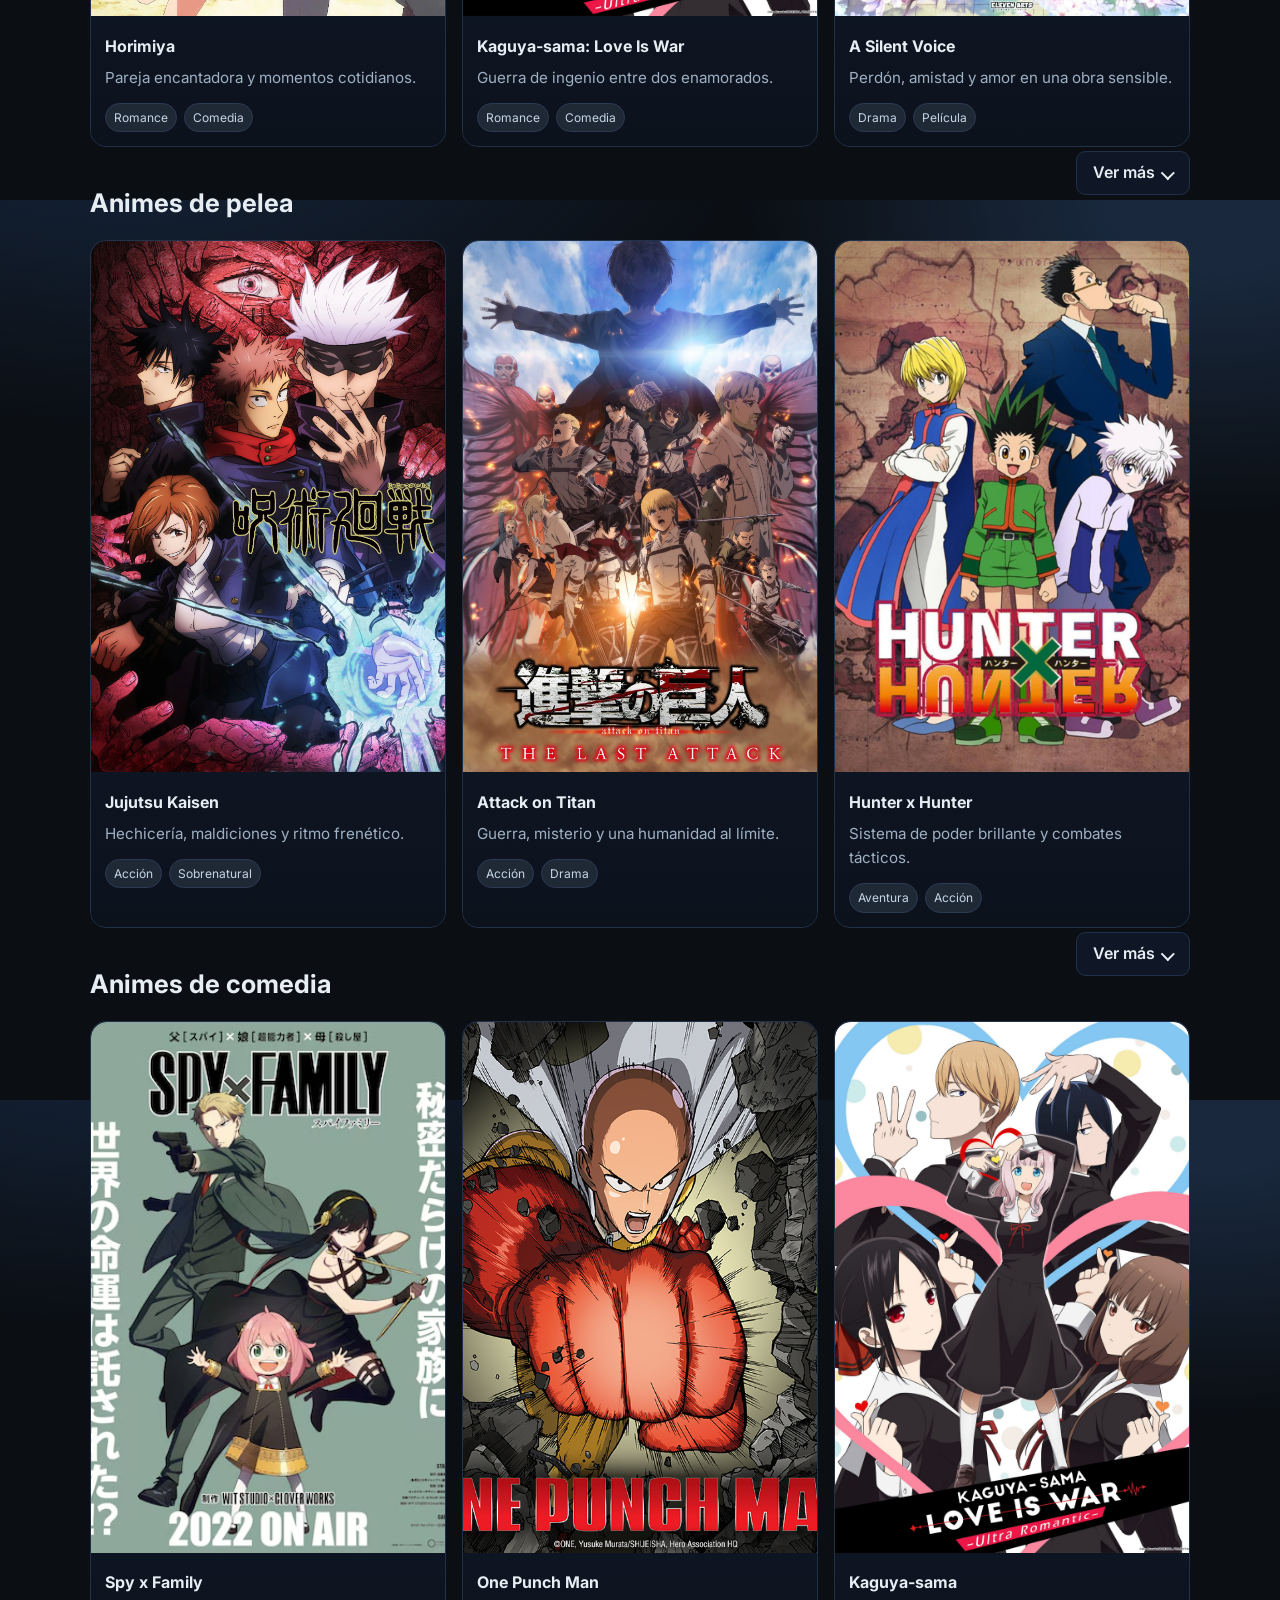
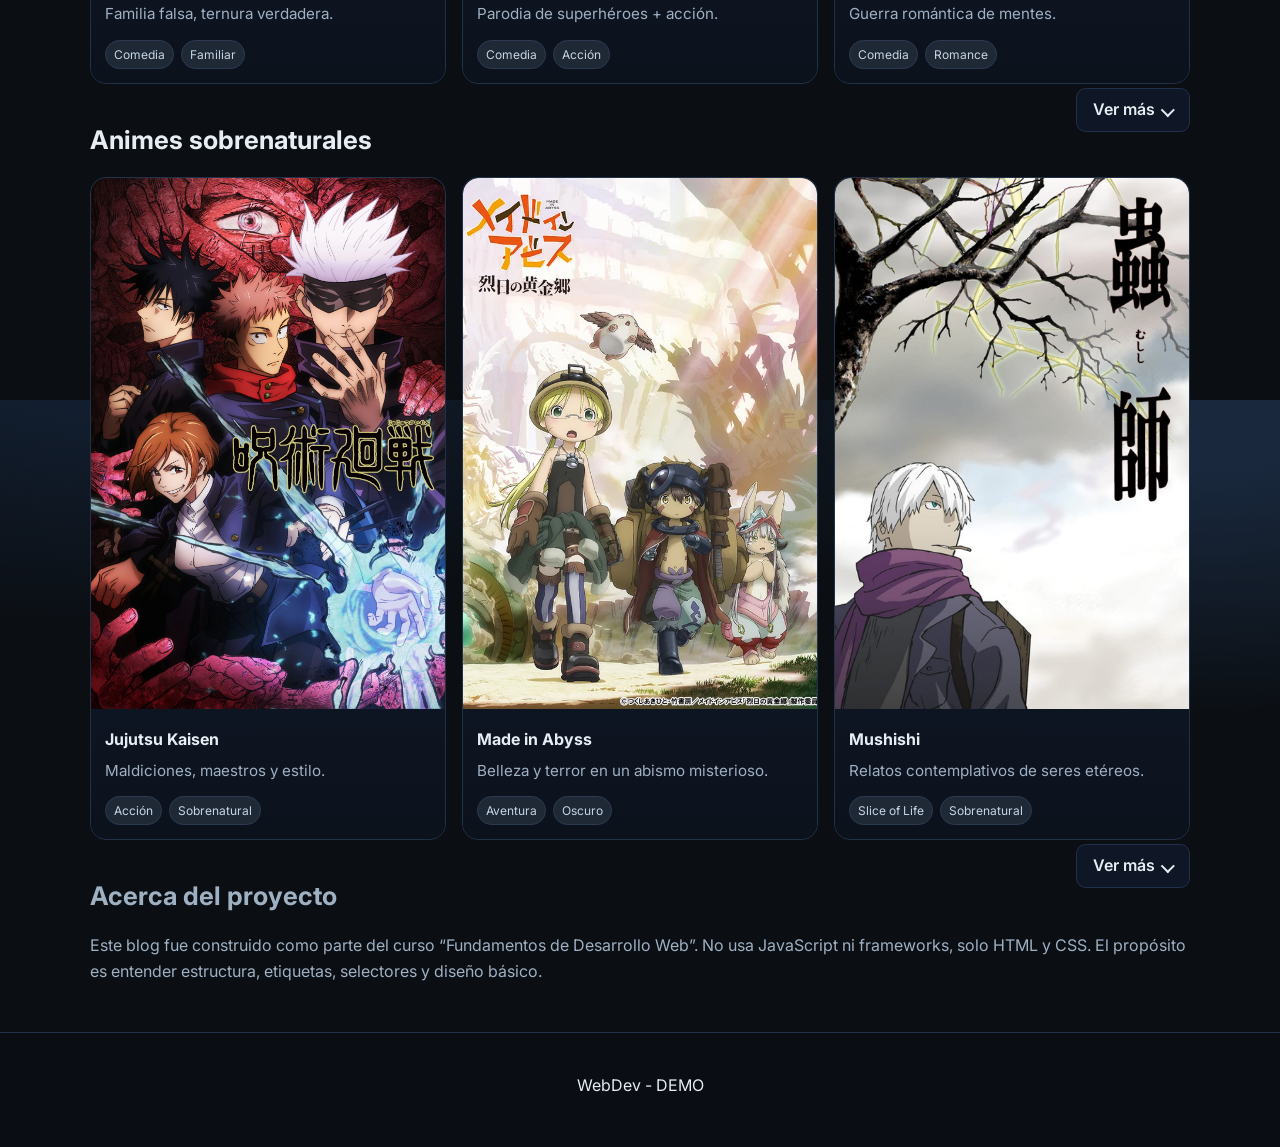
<file: Landing_Mythicore.html>
<!doctype html>
<html lang="es">
<head>
  <meta charset="utf-8" />
  <meta name="viewport" content="width=device-width, initial-scale=1" />
  <title>AnimeBlog — Tu primer blog de animes con HTML + CSS</title>
  <meta name="description" content="Blog educativo de animes hecho solo con HTML y CSS. Tarjetas con overlays y secciones por categorías (Amor, Pelea, Comedia, Sobrenatural)." />
  <link rel="preconnect" href="https://fonts.googleapis.com">
  <link rel="preconnect" href="https://fonts.gstatic.com" crossorigin>
  <link href="https://fonts.googleapis.com/css2?family=Inter:wght@400;600;800&display=swap" rel="stylesheet">
  <link rel="stylesheet" href="./Mythicore.css" />
</head>
<body>
  <a class="skip-link" href="#contenido">Saltar al contenido</a>

  <header class="site-header">
    <div class="container header__inner">
      <h1 class="brand"><span aria-hidden="true">🎌</span> AnimeBlog</h1>
      <nav aria-label="Principal" class="nav">
        <ul class="nav__list">
          <li><a class="is-active" href="#inicio">Inicio</a></li>
          <li><a href="#posts">Publicaciones</a></li>
          <li><a href="#amor">Amor</a></li>
          <li><a href="#pelea">Pelea</a></li>
          <li><a href="#comedia">Comedia</a></li>
          <li><a href="#sobrenatural">Sobrenatural</a></li>
          <li><a href="#acerca">Acerca</a></li>
        </ul>
      </nav>
    </div>
  </header>

  <section id="inicio" class="hero">
    <div class="container hero__inner">
      <h2 class="hero__title">Tu primer blog de <span>animes</span> con HTML + CSS</h2>
      <p class="hero__subtitle">Aprende lo esencial creando un sitio sencillo: portadas, tarjetas con overlays y secciones por categorías.</p>
      <form class="hero__search" role="search" aria-label="Buscar">
        <label class="sr-only" for="q">Buscar</label>
        <input id="q" name="q" type="search" placeholder="Buscar anime…" />
        <button type="submit" aria-label="Buscar" disabled>🔍</button>
      </form>
    </div>
  </section>

  <main id="contenido" class="container">
    <!-- =================== PUBLICACIONES =================== -->
    <section id="posts" aria-labelledby="tituloposts" class="posts">
      <h2 id="tituloposts" class="section-title">Publicaciones recientes</h2>
      <div class="grid">
        <!-- Demon Slayer -->
        <article class="card">
          <div class="card__media"><img src="./assets/Demonslayer.jpg" alt="Póster de Demon Slayer" loading="lazy"></div>
          <div class="card__body">
            <h3 class="card__title"><a href="#">Demon Slayer</a></h3>
            <p class="card__excerpt">Animación sobresaliente y una historia conmovedora.</p>
            <ul class="tags"><li>Shōnen</li><li>Acción</li></ul>
          </div>
          <div class="overlay">
            <h4 class="overlay__title">Demon Slayer</h4>
            <ul class="meta"><li>⭐ 4.8 (1.2M)</li><li>4 Temporadas</li><li>55 Episodios</li></ul>
            <p class="overlay__desc">Tanjiro enfrenta demonios para salvar a su hermana en un viaje lleno de emociones y batallas espectaculares.</p>
          </div>
        </article>

        <!-- Spy x Family -->
        <article class="card">
          <div class="card__media"><img src="./assets/Spyxfamily.avif" alt="Póster de Spy x Family" loading="lazy"></div>
          <div class="card__body">
            <h3 class="card__title"><a href="#">Spy x Family</a></h3>
            <p class="card__excerpt">Humor y corazón con una familia inusual.</p>
            <ul class="tags"><li>Comedia</li><li>Slice of Life</li></ul>
          </div>
          <div class="overlay">
            <h4 class="overlay__title">Spy x Family</h4>
            <ul class="meta"><li>⭐ 4.7 (840K)</li><li>2 Temporadas</li><li>37 Episodios</li></ul>
            <p class="overlay__desc">Un espía, una asesina y una telépata se unen en una misión que se convierte en una familia real.</p>
          </div>
        </article>

        <!-- Jujutsu Kaisen -->
        <article class="card">
          <div class="card__media"><img src="./assets/Jujutsukaisen.webp" alt="Póster de Jujutsu Kaisen" loading="lazy"></div>
          <div class="card__body">
            <h3 class="card__title"><a href="#">Jujutsu Kaisen</a></h3>
            <p class="card__excerpt">Hechicería moderna con coreografías asombrosas.</p>
            <ul class="tags"><li>Acción</li><li>Sobrenatural</li></ul>
          </div>
          <div class="overlay">
            <h4 class="overlay__title">Jujutsu Kaisen</h4>
            <ul class="meta"><li>⭐ 4.9 (1.1M)</li><li>2 Temporadas</li><li>47 Episodios</li></ul>
            <p class="overlay__desc">Itadori, Fushiguro y Nobara combaten maldiciones con un estilo visual y narrativo impecable.</p>
          </div>
        </article>

        <!-- Haikyuu -->
        <article class="card">
          <div class="card__media"><img src="./assets/haikyuu.jpg" alt="Póster de Haikyuu!!" loading="lazy"></div>
          <div class="card__body">
            <h3 class="card__title"><a href="#">Haikyuu!!</a></h3>
            <p class="card__excerpt">Deporte, trabajo en equipo y amistad.</p>
            <ul class="tags"><li>Deportes</li><li>Motivación</li></ul>
          </div>
          <div class="overlay">
            <h4 class="overlay__title">Haikyuu!!</h4>
            <ul class="meta"><li>⭐ 4.8 (770K)</li><li>4 Temporadas</li><li>85 Episodios</li></ul>
            <p class="overlay__desc">Hinata y Kageyama impulsan a su equipo de voleibol hacia la cima con pasión y esfuerzo constante.</p>
          </div>
        </article>
      </div>
    </section>

    <!-- =================== CATEGORÍAS =================== -->

    <!-- 💕 AMOR -->
    <section id="amor" class="category">
      <h2 class="section-title">Animes de amor</h2>

      <div class="grid">
        <!-- Horimiya -->
        <article class="card">
          <div class="card__media"><img src="./assets/horimiya.webp" alt="Póster de Horimiya" loading="lazy"></div>
          <div class="card__body">
            <h3 class="card__title"><a href="#">Horimiya</a></h3>
            <p class="card__excerpt">Pareja encantadora y momentos cotidianos.</p>
            <ul class="tags"><li>Romance</li><li>Comedia</li></ul>
          </div>
          <div class="overlay">
            <h4 class="overlay__title">Horimiya</h4>
            <ul class="meta"><li>⭐ 4.7 (420K)</li><li>1 Temporada</li><li>13 Episodios</li></ul>
            <p class="overlay__desc">Detrás de las apariencias, dos estudiantes descubren una conexión auténtica.</p>
          </div>
        </article>

        <!-- Kaguya-sama -->
        <article class="card">
          <div class="card__media"><img src="./assets/kaguya.jpg" alt="Póster de Kaguya-sama: Love Is War" loading="lazy"></div>
          <div class="card__body">
            <h3 class="card__title"><a href="#">Kaguya-sama: Love Is War</a></h3>
            <p class="card__excerpt">Guerra de ingenio entre dos enamorados.</p>
            <ul class="tags"><li>Romance</li><li>Comedia</li></ul>
          </div>
          <div class="overlay">
            <h4 class="overlay__title">Kaguya-sama: Love Is War</h4>
            <ul class="meta"><li>⭐ 4.8 (960K)</li><li>3 Temporadas</li><li>37 Episodios</li></ul>
            <p class="overlay__desc">Dos genios del consejo estudiantil compiten por no confesar sus sentimientos primero.</p>
          </div>
        </article>

        <!-- Voz en silencio -->
        <article class="card">
          <div class="card__media"><img src="./assets/silentvoice.jpg" alt="Póster de A Silent Voice" loading="lazy"></div>
          <div class="card__body">
            <h3 class="card__title"><a href="#">A Silent Voice</a></h3>
            <p class="card__excerpt">Perdón, amistad y amor en una obra sensible.</p>
            <ul class="tags"><li>Drama</li><li>Película</li></ul>
          </div>
          <div class="overlay">
            <h4 class="overlay__title">A Silent Voice</h4>
            <ul class="meta"><li>⭐ 4.8 (700K)</li><li>Película</li><li>129 min</li></ul>
            <p class="overlay__desc">Un joven intenta redimirse con la chica sorda a la que acosó en primaria.</p>
          </div>
        </article>
      </div>

      <details class="more">
        <summary>Ver más <span class="caret" aria-hidden="true"></span></summary>
        <div class="grid">
          <!-- Your Name -->
          <article class="card"><div class="card__media"><img src="./assets/your name.jpg" alt="Póster Your Name" loading="lazy"></div><div class="card__body"><h3 class="card__title"><a href="#">Your Name</a></h3><p class="card__excerpt">Romance y destino con un toque sobrenatural.</p><ul class="tags"><li>Romance</li><li>Drama</li></ul></div><div class="overlay"><h4 class="overlay__title">Your Name</h4><ul class="meta"><li>⭐ 4.9 (1.4M)</li><li>Película</li><li>106 min</li></ul><p class="overlay__desc">Dos adolescentes conectan misteriosamente a través de sueños que cruzan sus vidas.</p></div></article>
          <!-- Toradora -->
          <article class="card"><div class="card__media"><img src="./assets/toradora.jpg" alt="Póster Toradora" loading="lazy"></div><div class="card__body"><h3 class="card__title"><a href="#">Toradora!</a></h3><p class="card__excerpt">Historia de amor entre opuestos.</p><ul class="tags"><li>Romance</li><li>Comedia</li></ul></div><div class="overlay"><h4 class="overlay__title">Toradora!</h4><ul class="meta"><li>⭐ 4.7 (590K)</li><li>1 Temporada</li><li>25 Episodios</li></ul><p class="overlay__desc">Ryuji y Taiga forman una alianza amorosa… que se complica.</p></div></article>
          <!-- Clannad -->
          <article class="card"><div class="card__media"><img src="./assets/clannad.jpg" alt="Póster Clannad" loading="lazy"></div><div class="card__body"><h3 class="card__title"><a href="#">Clannad</a></h3><p class="card__excerpt">Drama sobre familia y crecimiento.</p><ul class="tags"><li>Romance</li><li>Drama</li></ul></div><div class="overlay"><h4 class="overlay__title">Clannad</h4><ul class="meta"><li>⭐ 4.6 (380K)</li><li>2 Temporadas</li><li>47 Episodios</li></ul><p class="overlay__desc">Tomoya conoce a Nagisa y su vida toma un rumbo inesperado.</p></div></article>
          <!-- Kimi ni Todoke -->
          <article class="card"><div class="card__media"><img src="./assets/kimi-ni-todoke.jpg" alt="Póster Kimi ni Todoke" loading="lazy"></div><div class="card__body"><h3 class="card__title"><a href="#">Kimi ni Todoke</a></h3><p class="card__excerpt">Romance escolar dulce y sincero.</p><ul class="tags"><li>Romance</li><li>Escolar</li></ul></div><div class="overlay"><h4 class="overlay__title">Kimi ni Todoke</h4><ul class="meta"><li>⭐ 4.6 (270K)</li><li>2 Temporadas</li><li>37 Episodios</li></ul><p class="overlay__desc">Sawako busca abrirse a los demás mientras descubre el amor.</p></div></article>
          <!-- Fruits Basket -->
          <article class="card"><div class="card__media"><img src="./assets/fruitsbasket.jpg" alt="Póster Fruits Basket" loading="lazy"></div><div class="card__body"><h3 class="card__title"><a href="#">Fruits Basket</a></h3><p class="card__excerpt">Sanación, familia y amor místico.</p><ul class="tags"><li>Drama</li><li>Romance</li></ul></div><div class="overlay"><h4 class="overlay__title">Fruits Basket</h4><ul class="meta"><li>⭐ 4.8 (520K)</li><li>3 Temporadas</li><li>63 Episodios</li></ul><p class="overlay__desc">Tohru descubre el secreto de los Soma y un nuevo hogar.</p></div></article>
          <!-- Your Lie in April -->
          <article class="card"><div class="card__media"><img src="./assets/yourlie.jpg" alt="Póster Your Lie in April" loading="lazy"></div><div class="card__body"><h3 class="card__title"><a href="#">Your Lie in April</a></h3><p class="card__excerpt">Música y emociones intensas.</p><ul class="tags"><li>Romance</li><li>Drama</li><li>Música</li></ul></div><div class="overlay"><h4 class="overlay__title">Your Lie in April</h4><ul class="meta"><li>⭐ 4.8 (880K)</li><li>1 Temporada</li><li>22 Episodios</li></ul><p class="overlay__desc">Kousei renace gracias al violín y la luz de Kaori.</p></div></article>
        </div>
      </details>
    </section>

    <!-- PELEA -->
    <section id="pelea" class="category">
      <h2 class="section-title">Animes de pelea</h2>

      <div class="grid">
        <!-- JJK -->
        <article class="card">
          <div class="card__media"><img src="./assets/Jujutsukaisen.webp" alt="Póster JJK" loading="lazy"></div>
          <div class="card__body">
            <h3 class="card__title"><a href="#">Jujutsu Kaisen</a></h3>
            <p class="card__excerpt">Hechicería, maldiciones y ritmo frenético.</p>
            <ul class="tags"><li>Acción</li><li>Sobrenatural</li></ul>
          </div>
          <div class="overlay">
            <h4 class="overlay__title">Jujutsu Kaisen</h4>
            <ul class="meta"><li>⭐ 4.9 (1.1M)</li><li>2 Temporadas</li><li>47 Episodios</li></ul>
            <p class="overlay__desc">Itadori, Fushiguro y Nobara luchan contra maldiciones bajo la guía de Gojo.</p>
          </div>
        </article>

        <!-- AoT -->
        <article class="card">
          <div class="card__media"><img src="./assets/atackontitan.webp" alt="Póster AOT" loading="lazy"></div>
          <div class="card__body">
            <h3 class="card__title"><a href="#">Attack on Titan</a></h3>
            <p class="card__excerpt">Guerra, misterio y una humanidad al límite.</p>
            <ul class="tags"><li>Acción</li><li>Drama</li></ul>
          </div>
          <div class="overlay">
            <h4 class="overlay__title">Attack on Titan</h4>
            <ul class="meta"><li>⭐ 4.9 (1.8M)</li><li>4 Temporadas</li><li>87 Episodios</li></ul>
            <p class="overlay__desc">Eren y los exploradores revelan conspiraciones mientras luchan contra titanes colosales.</p>
          </div>
        </article>

        <!-- HxH -->
        <article class="card">
          <div class="card__media"><img src="./assets/hunterxhunter.jpg" alt="Póster HunterxHunter" loading="lazy"></div>
          <div class="card__body">
            <h3 class="card__title"><a href="#">Hunter x Hunter</a></h3>
            <p class="card__excerpt">Sistema de poder brillante y combates tácticos.</p>
            <ul class="tags"><li>Aventura</li><li>Acción</li></ul>
          </div>
          <div class="overlay">
            <h4 class="overlay__title">Hunter x Hunter</h4>
            <ul class="meta"><li>⭐ 4.9 (1.3M)</li><li>6 Arcos</li><li>148 Episodios</li></ul>
            <p class="overlay__desc">Gon y Killua se adentran en el mundo de los Hunters, con el Nen como clave.</p>
          </div>
        </article>
      </div>

      <details class="more">
        <summary>Ver más <span class="caret" aria-hidden="true"></span></summary>
        <div class="grid">
          <!-- Naruto -->
          <article class="card"><div class="card__media"><img src="./assets/naruto.jpg" alt="Póster de Naruto" loading="lazy"></div><div class="card__body"><h3 class="card__title"><a href="#">Naruto</a></h3><p class="card__excerpt">Un ninja busca reconocimiento y proteger su aldea.</p><ul class="tags"><li>Acción</li><li>Shōnen</li></ul></div><div class="overlay"><h4 class="overlay__title">Naruto</h4><ul class="meta"><li>⭐ 4.7 (1.5M)</li><li>5 Temporadas</li><li>220 Episodios</li></ul><p class="overlay__desc">El camino del ninja más ruidoso hacia convertirse en Hokage.</p></div></article>
          <!-- DBZ -->
          <article class="card"><div class="card__media"><img src="./assets/dragon-ball-super.jpg" alt="Póster de Dragon Ball Z" loading="lazy"></div><div class="card__body"><h3 class="card__title"><a href="#">Dragon Ball Súper</a></h3><p class="card__excerpt">Luchas épicas y poderes descomunales.</p><ul class="tags"><li>Acción</li><li>Artes Marciales</li></ul></div><div class="overlay"><h4 class="overlay__title">Dragon Ball Súper</h4><ul class="meta"><li>⭐ 4.8 (2.0M)</li><li>9 Sagas</li><li>291 Episodios</li></ul><p class="overlay__desc">Goku, Vegeta y los guerreros Z protegen la Tierra de amenazas galácticas.</p></div></article>
          <!-- Bleach -->
          <article class="card"><div class="card__media"><img src="./assets/bleach.jpg" alt="Póster de Bleach" loading="lazy"></div><div class="card__body"><h3 class="card__title"><a href="#">Bleach</a></h3><p class="card__excerpt">Shinigamis, hollows y batallas sobrenaturales.</p><ul class="tags"><li>Acción</li><li>Sobrenatural</li></ul></div><div class="overlay"><h4 class="overlay__title">Bleach</h4><ul class="meta"><li>⭐ 4.7 (900K)</li><li>16 Temporadas</li><li>366 Episodios</li></ul><p class="overlay__desc">Ichigo obtiene poderes de shinigami y se enfrenta a enemigos memorables.</p></div></article>
          <!-- MHA -->
          <article class="card"><div class="card__media"><img src="./assets/My_Hero_Academia.webp" alt="Póster de My Hero Academia" loading="lazy"></div><div class="card__body"><h3 class="card__title"><a href="#">My Hero Academia</a></h3><p class="card__excerpt">Héroes en formación y combates espectaculares.</p><ul class="tags"><li>Acción</li><li>Héroes</li></ul></div><div class="overlay"><h4 class="overlay__title">My Hero Academia</h4><ul class="meta"><li>⭐ 4.7 (1.0M)</li><li>6 Temporadas</li><li>138 Episodios</li></ul><p class="overlay__desc">Izuku Midoriya persigue el sueño de convertirse en héroe en un mundo de quirks.</p></div></article>
          <!-- OPM -->
          <article class="card"><div class="card__media"><img src="./assets/opm.jpg" alt="Póster de One Punch Man" loading="lazy"></div><div class="card__body"><h3 class="card__title"><a href="#">One Punch Man</a></h3><p class="card__excerpt">Un golpe lo decide todo... y la comedia también.</p><ul class="tags"><li>Acción</li><li>Comedia</li></ul></div><div class="overlay"><h4 class="overlay__title">One Punch Man</h4><ul class="meta"><li>⭐ 4.6 (980K)</li><li>2 Temporadas</li><li>24 Episodios</li></ul><p class="overlay__desc">Saitama busca un rival a su altura mientras salva al mundo sin despeinarse.</p></div></article>
          <!-- Demon Slayer -->
          <article class="card"><div class="card__media"><img src="./assets/Demonslayer.jpg" alt="Póster de Demon Slayer" loading="lazy"></div><div class="card__body"><h3 class="card__title"><a href="#">Demon Slayer</a></h3><p class="card__excerpt">Estética impecable y coreografías increíbles.</p><ul class="tags"><li>Acción</li><li>Shōnen</li></ul></div><div class="overlay"><h4 class="overlay__title">Demon Slayer</h4><ul class="meta"><li>⭐ 4.8 (1.2M)</li><li>4 Temporadas</li><li>55 Episodios</li></ul><p class="overlay__desc">La cacería de demonios nunca se vio tan hermosa.</p></div></article>
        </div>
      </details>
    </section>

    <!-- COMEDIA -->
    <section id="comedia" class="category">
      <h2 class="section-title">Animes de comedia</h2>

      <div class="grid">
        <!-- Spy x Family -->
        <article class="card">
          <div class="card__media"><img src="./assets/Spyxfamily.avif" alt="Póster Spy x Family" loading="lazy"></div>
          <div class="card__body">
            <h3 class="card__title"><a href="#">Spy x Family</a></h3>
            <p class="card__excerpt">Familia falsa, ternura verdadera.</p>
            <ul class="tags"><li>Comedia</li><li>Familiar</li></ul>
          </div>
          <div class="overlay">
            <h4 class="overlay__title">Spy x Family</h4>
            <ul class="meta"><li>⭐ 4.7 (840K)</li><li>2 Temporadas</li><li>37 Episodios</li></ul>
            <p class="overlay__desc">Operaciones secretas, escuela y mucha Anya.</p>
          </div>
        </article>

        <!-- OPM -->
        <article class="card">
          <div class="card__media"><img src="./assets/opm.jpg" alt="Póster One Punch Man" loading="lazy"></div>
          <div class="card__body">
            <h3 class="card__title"><a href="#">One Punch Man</a></h3>
            <p class="card__excerpt">Parodia de superhéroes + acción.</p>
            <ul class="tags"><li>Comedia</li><li>Acción</li></ul>
          </div>
          <div class="overlay">
            <h4 class="overlay__title">One Punch Man</h4>
            <ul class="meta"><li>⭐ 4.6 (980K)</li><li>2 Temporadas</li><li>24 Episodios</li></ul>
            <p class="overlay__desc">Sátira del mundo héroe con golpes definitivos.</p>
          </div>
        </article>

        <!-- Kaguya -->
        <article class="card">
          <div class="card__media"><img src="./assets/kaguya.jpg" alt="Póster Kaguya-sama" loading="lazy"></div>
          <div class="card__body">
            <h3 class="card__title"><a href="#">Kaguya-sama</a></h3>
            <p class="card__excerpt">Guerra romántica de mentes.</p>
            <ul class="tags"><li>Comedia</li><li>Romance</li></ul>
          </div>
          <div class="overlay">
            <h4 class="overlay__title">Kaguya-sama</h4>
            <ul class="meta"><li>⭐ 4.8 (960K)</li><li>3 Temporadas</li><li>37 Episodios</li></ul>
            <p class="overlay__desc">Estrategias amorosas que terminan en caos adorable.</p>
          </div>
        </article>
      </div>

      <details class="more">
        <summary>Ver más <span class="caret" aria-hidden="true"></span></summary>
        <div class="grid">
          <!-- KonoSuba -->
          <article class="card"><div class="card__media"><img src="./assets/konosuba.webp" alt="Póster de KonoSuba" loading="lazy"></div><div class="card__body"><h3 class="card__title"><a href="#">KonoSuba</a></h3><p class="card__excerpt">Parodia del isekai con humor absurdo.</p><ul class="tags"><li>Comedia</li><li>Isekai</li></ul></div><div class="overlay"><h4 class="overlay__title">KonoSuba</h4><ul class="meta"><li>⭐ 4.7 (650K)</li><li>3 Temporadas</li><li>33 Episodios</li></ul><p class="overlay__desc">Kazuma y su party más rota que poderosa.</p></div></article>
          <!-- Saiki K -->
          <article class="card"><div class="card__media"><img src="./assets/saikik.jpg" alt="Póster de Saiki Kusuo no Psi-nan" loading="lazy"></div><div class="card__body"><h3 class="card__title"><a href="#">Saiki Kusuo no Psi-nan</a></h3><p class="card__excerpt">Un psíquico que solo quiere vivir tranquilo.</p><ul class="tags"><li>Comedia</li><li>Sobrenatural</li></ul></div><div class="overlay"><h4 class="overlay__title">Saiki Kusuo no Psi-nan</h4><ul class="meta"><li>⭐ 4.7 (520K)</li><li>2 Temporadas</li><li>48 Episodios</li></ul><p class="overlay__desc">Poderes ilimitados, cero ganas de complicarse.</p></div></article>
          <!-- Gintama -->
          <article class="card"><div class="card__media"><img src="./assets/gintama.jpg" alt="Póster de Gintama" loading="lazy"></div><div class="card__body"><h3 class="card__title"><a href="#">Gintama</a></h3><p class="card__excerpt">Meta-humor, parodias y acción samurái.</p><ul class="tags"><li>Comedia</li><li>Acción</li></ul></div><div class="overlay"><h4 class="overlay__title">Gintama</h4><ul class="meta"><li>⭐ 4.8 (880K)</li><li>8 Temporadas</li><li>367 Episodios</li></ul><p class="overlay__desc">Gintoki y compañía rompen la cuarta pared con estilo.</p></div></article>
          <!-- Nichijou -->
          <article class="card"><div class="card__media"><img src="./assets/nichijou.jpg" alt="Póster de Nichijou" loading="lazy"></div><div class="card__body"><h3 class="card__title"><a href="#">Nichijou</a></h3><p class="card__excerpt">Lo cotidiano llevado al absurdo total.</p><ul class="tags"><li>Comedia</li><li>Slice of Life</li></ul></div><div class="overlay"><h4 class="overlay__title">Nichijou</h4><ul class="meta"><li>⭐ 4.6 (300K)</li><li>1 Temporada</li><li>26 Episodios</li></ul><p class="overlay__desc">Momentos diarios que explotan en gags inolvidables.</p></div></article>
          <!-- Grand Blue -->
          <article class="card"><div class="card__media"><img src="./assets/grand blue.jpg" alt="Póster de Grand Blue" loading="lazy"></div><div class="card__body"><h3 class="card__title"><a href="#">Grand Blue</a></h3><p class="card__excerpt">Universidad, buceo… y descontrol total.</p><ul class="tags"><li>Comedia</li><li>Universidad</li></ul></div><div class="overlay"><h4 class="overlay__title">Grand Blue</h4><ul class="meta"><li>⭐ 4.6 (240K)</li><li>1 Temporada</li><li>12 Episodios</li></ul><p class="overlay__desc">Una “hermosa” introducción a la vida universitaria japonesa.</p></div></article>
          <!-- Asobi Asobase -->
          <article class="card"><div class="card__media"><img src="./assets/asobiasobase.jpg" alt="Póster de Asobi Asobase" loading="lazy"></div><div class="card__body"><h3 class="card__title"><a href="#">Asobi Asobase</a></h3><p class="card__excerpt">Juegos “inocentes” y caos.</p><ul class="tags"><li>Comedia</li></ul></div><div class="overlay"><h4 class="overlay__title">Asobi Asobase</h4><ul class="meta"><li>⭐ 4.6 (210K)</li><li>1 Temporada</li><li>12 Episodios</li></ul><p class="overlay__desc">Tres chicas, un club escolar y humor negro inesperado.</p></div></article>
        </div>
      </details>
    </section>

    <!-- SOBRENATURAL -->
    <section id="sobrenatural" class="category">
      <h2 class="section-title">Animes sobrenaturales</h2>

      <div class="grid">
        <!-- JJK -->
        <article class="card">
          <div class="card__media"><img src="./assets/Jujutsukaisen.webp" alt="Póster de Jujutsu Kaisen" loading="lazy"></div>
          <div class="card__body">
            <h3 class="card__title"><a href="#">Jujutsu Kaisen</a></h3>
            <p class="card__excerpt">Maldiciones, maestros y estilo.</p>
            <ul class="tags"><li>Acción</li><li>Sobrenatural</li></ul>
          </div>
          <div class="overlay">
            <h4 class="overlay__title">Jujutsu Kaisen</h4>
            <ul class="meta"><li>⭐ 4.9 (1.1M)</li><li>2 Temporadas</li><li>47 Episodios</li></ul>
            <p class="overlay__desc">Hechicería moderna con coreografías impecables.</p>
          </div>
        </article>

        <!-- Made in Abyss -->
        <article class="card">
          <div class="card__media"><img src="./assets/made-in-abyss.webp" alt="Póster de Made in Abyss" loading="lazy"></div>
          <div class="card__body">
            <h3 class="card__title"><a href="#">Made in Abyss</a></h3>
            <p class="card__excerpt">Belleza y terror en un abismo misterioso.</p>
            <ul class="tags"><li>Aventura</li><li>Oscuro</li></ul>
          </div>
          <div class="overlay">
            <h4 class="overlay__title">Made in Abyss</h4>
            <ul class="meta"><li>⭐ 4.8 (560K)</li><li>2 Temporadas</li><li>25 Episodios</li></ul>
            <p class="overlay__desc">Una expedición hacia lo desconocido con gran riesgo y maravilla.</p>
          </div>
        </article>

        <!-- Mushishi -->
        <article class="card">
          <div class="card__media"><img src="./assets/mushishi.jpg" alt="Póster de Mushishi" loading="lazy"></div>
          <div class="card__body">
            <h3 class="card__title"><a href="#">Mushishi</a></h3>
            <p class="card__excerpt">Relatos contemplativos de seres etéreos.</p>
            <ul class="tags"><li>Slice of Life</li><li>Sobrenatural</li></ul>
          </div>
          <div class="overlay">
            <h4 class="overlay__title">Mushishi</h4>
            <ul class="meta"><li>⭐ 4.8 (410K)</li><li>2 Temporadas</li><li>46 Episodios</li></ul>
            <p class="overlay__desc">Ginko investiga fenómenos causados por criaturas primigenias llamadas mushi.</p>
          </div>
        </article>
      </div>

      <details class="more">
        <summary>Ver más <span class="caret" aria-hidden="true"></span></summary>
        <div class="grid">
          <!-- Death Note -->
          <article class="card"><div class="card__media"><img src="./assets/death note.jpg" alt="Póster de Death Note" loading="lazy"></div><div class="card__body"><h3 class="card__title"><a href="#">Death Note</a></h3><p class="card__excerpt">Un cuaderno que decide el destino.</p><ul class="tags"><li>Thriller</li><li>Sobrenatural</li></ul></div><div class="overlay"><h4 class="overlay__title">Death Note</h4><ul class="meta"><li>⭐ 4.9 (2.1M)</li><li>1 Temporada</li><li>37 Episodios</li></ul><p class="overlay__desc">Light y L se enfrentan en una partida mental por la justicia.</p></div></article>
          <!-- Mob Psycho -->
          <article class="card"><div class="card__media"><img src="./assets/mobpsycho.jpg" alt="Póster de Mob Psycho 100" loading="lazy"></div><div class="card__body"><h3 class="card__title"><a href="#">Mob Psycho 100</a></h3><p class="card__excerpt">Poder psíquico, humor y corazón.</p><ul class="tags"><li>Sobrenatural</li><li>Comedia</li></ul></div><div class="overlay"><h4 class="overlay__title">Mob Psycho 100</h4><ul class="meta"><li>⭐ 4.8 (780K)</li><li>3 Temporadas</li><li>37 Episodios</li></ul><p class="overlay__desc">Mob intenta vivir normal con un poder que puede desbordarlo.</p></div></article>
          <!-- Natsume -->
          <article class="card"><div class="card__media"><img src="./assets/natsume.jpg" alt="Póster de Natsume's Book of Friends" loading="lazy"></div><div class="card__body"><h3 class="card__title"><a href="#">Natsume's Book of Friends</a></h3><p class="card__excerpt">Espíritus, empatía y calma.</p><ul class="tags"><li>Slice of Life</li><li>Sobrenatural</li></ul></div><div class="overlay"><h4 class="overlay__title">Natsume's Book of Friends</h4><ul class="meta"><li>⭐ 4.7 (330K)</li><li>6 Temporadas</li><li>74 Episodios</li></ul><p class="overlay__desc">Natsume ayuda a espíritus devolviendo sus nombres del libro heredado.</p></div></article>
          <!-- Blue Exorcist -->
          <article class="card"><div class="card__media"><img src="./assets/blue-exorcist.jpg" alt="Póster de Blue Exorcist" loading="lazy"></div><div class="card__body"><h3 class="card__title"><a href="#">Blue Exorcist</a></h3><p class="card__excerpt">Exorcistas, academias y demonios.</p><ul class="tags"><li>Acción</li><li>Sobrenatural</li></ul></div><div class="overlay"><h4 class="overlay__title">Blue Exorcist</h4><ul class="meta"><li>⭐ 4.5 (410K)</li><li>3 Temporadas</li><li>37 Episodios</li></ul><p class="overlay__desc">Rin, hijo de Satanás, decide luchar contra su destino entrenando como exorcista.</p></div></article>
          <!-- Tokyo Ghoul -->
          <article class="card"><div class="card__media"><img src="./assets/tokyo-ghoul.jpg" alt="Póster de Tokyo Ghoul" loading="lazy"></div><div class="card__body"><h3 class="card__title"><a href="#">Tokyo Ghoul</a></h3><p class="card__excerpt">Identidad y oscuridad en la ciudad.</p><ul class="tags"><li>Terror</li><li>Sobrenatural</li></ul></div><div class="overlay"><h4 class="overlay__title">Tokyo Ghoul</h4><ul class="meta"><li>⭐ 4.5 (1.0M)</li><li>4 Temporadas</li><li>48 Episodios</li></ul><p class="overlay__desc">Kaneki lucha por su humanidad tras convertirse en ghoul.</p></div></article>
          <!-- Noragami -->
          <article class="card"><div class="card__media"><img src="./assets/noragami.jpg" alt="Póster de Noragami" loading="lazy"></div><div class="card__body"><h3 class="card__title"><a href="#">Noragami</a></h3><p class="card__excerpt">Dioses en aprietos y batallas espirituales.</p><ul class="tags"><li>Acción</li><li>Sobrenatural</li></ul></div><div class="overlay"><h4 class="overlay__title">Noragami</h4><ul class="meta"><li>⭐ 4.6 (520K)</li><li>2 Temporadas</li><li>25 Episodios</li></ul><p class="overlay__desc">Yato, un dios menor, sueña con tener su propio templo… y clientes.</p></div></article>
        </div>
      </details>
    </section>

    <!-- =================== ACERCA =================== -->
    <section id="acerca" class="about">
      <h2 class="section-title">Acerca del proyecto</h2>
      <p>Este blog fue construido como parte del curso “Fundamentos de Desarrollo Web”. No usa JavaScript ni frameworks, solo HTML y CSS. El propósito es entender estructura, etiquetas, selectores y diseño básico.</p>
    </section>
  </main>

  <footer class="site-footer">
    <div class="container footer__inner">
      <p>WebDev - DEMO</p>
    </div>
  </footer>
</body>
</html>
</file>
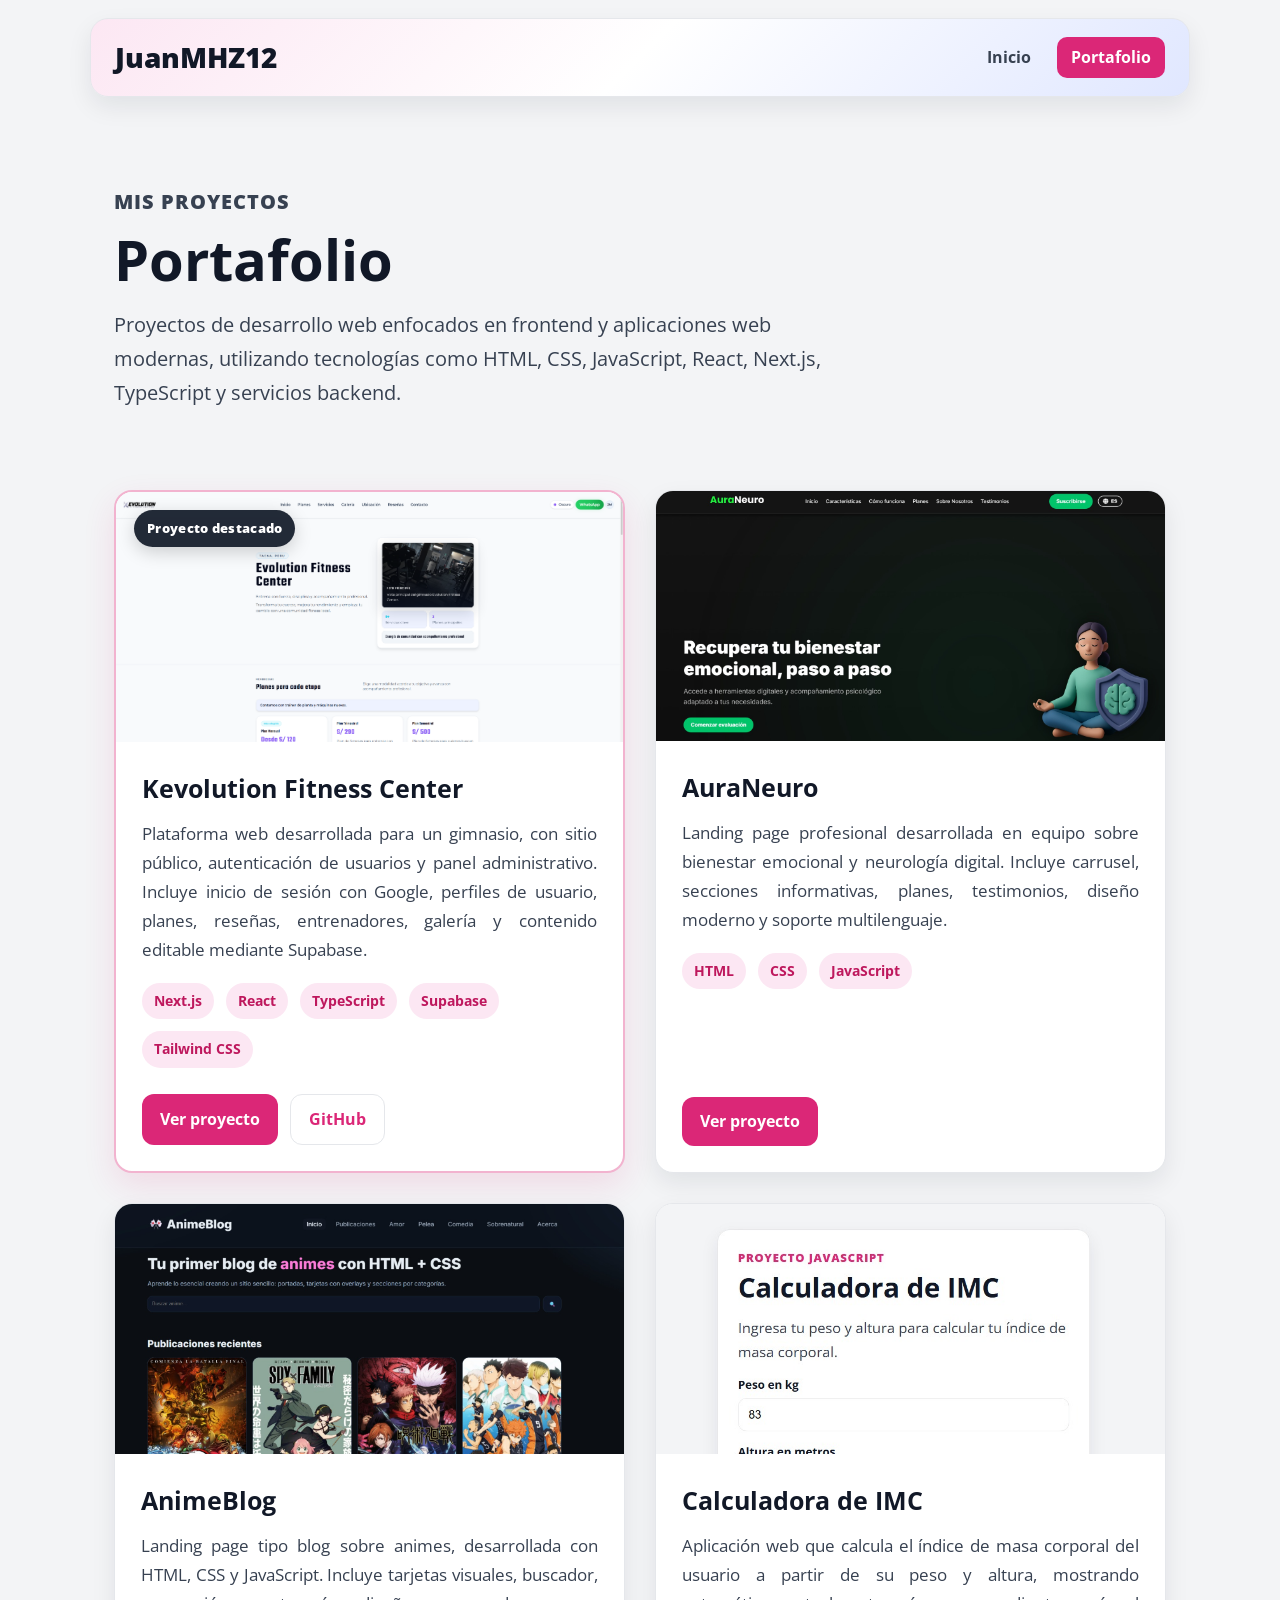
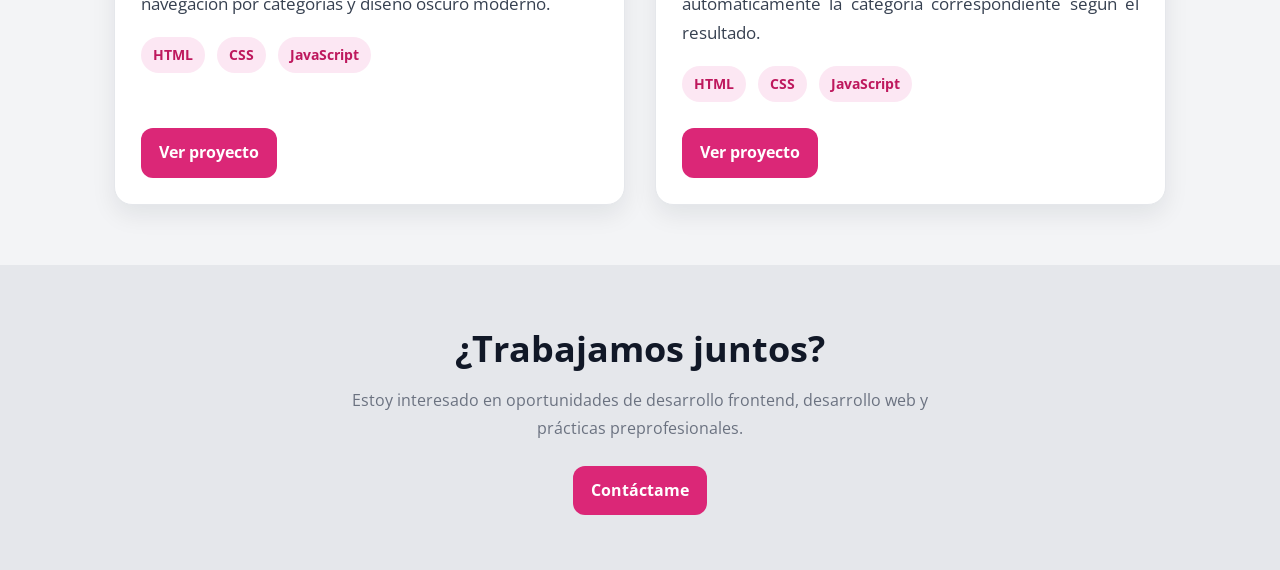
<file: portafolio.html>
<!DOCTYPE html>
<html lang="es">

<head>
  <meta charset="UTF-8" />
  <meta name="viewport" content="width=device-width, initial-scale=1.0" />

  <meta
    name="description"
    content="Portafolio de Juan José Meza, estudiante de Ingeniería de Software y desarrollador frontend junior."
  />

  <title>Portafolio | Juan José Meza</title>

  <link rel="stylesheet" href="styles.css" />
</head>

<body>
  <header class="header">

    <a href="index.html" class="logo">
      JuanMHZ12
    </a>

    <nav class="nav">
      <a href="index.html" class="nav-link">
        Inicio
      </a>

      <a href="portafolio.html" class="nav-link active">
        Portafolio
      </a>
    </nav>

  </header>
  <main>

    <!-- HERO PORTAFOLIO -->
    <section class="portfolio-hero">

      <p class="tag">
        Mis proyectos
      </p>

      <h1>
        Portafolio
      </h1>
      <p>
        Proyectos de desarrollo web enfocados en frontend y aplicaciones
        web modernas, utilizando tecnologías como HTML, CSS, JavaScript,
        React, Next.js, TypeScript y servicios backend.
      </p>
    </section>
    <!-- =========================
         PROYECTOS
    ========================== -->
    <section class="section">

      <div class="project-grid">
        <!-- =========================
             KEVOLUTION
        ========================== -->
        <article class="project-card featured-project">

          <div class="project-image-wrapper">

            <img
              src="imgs/Kevolution.png"
              alt="Página web de Kevolution Fitness Center"
              class="project-img"
            />

            <span class="project-badge">
              Proyecto destacado
            </span>

          </div>


          <div class="project-content">

            <h3>
              Kevolution Fitness Center
            </h3>

            <p>
              Plataforma web desarrollada para un gimnasio, con sitio público,
              autenticación de usuarios y panel administrativo. Incluye inicio
              de sesión con Google, perfiles de usuario, planes, reseñas,
              entrenadores, galería y contenido editable mediante Supabase.
            </p>


            <div class="skills small">
              <span>Next.js</span>
              <span>React</span>
              <span>TypeScript</span>
              <span>Supabase</span>
              <span>Tailwind CSS</span>
            </div>


            <div class="project-actions">

              <!--
                REEMPLAZA # POR EL LINK REAL
                DE KEVOLUTION CUANDO LO TENGAS
              -->
              <a
                href="https://evolution-fitness-center-one.vercel.app"
                target="_blank"
                rel="noopener noreferrer"
                class="btn primary"
              >
                Ver proyecto
              </a>


              <!--
                Si tu repositorio tiene otro nombre,
                cambia esta URL.
              -->
              <a
                href="https://github.com/JuanMHZ12"
                target="_blank"
                rel="noopener noreferrer"
                class="btn secondary"
              >
                GitHub
              </a>

            </div>

          </div>

        </article>


        <!-- =========================
             AURANEURO
        ========================== -->
        <article class="project-card">

          <img
            src="img/ProyectoAuraneuro.jpeg"
            alt="Proyecto AuraNeuro"
            class="project-img"
          />


          <div class="project-content">

            <h3>
              AuraNeuro
            </h3>

            <p>
              Landing page profesional desarrollada en equipo sobre bienestar
              emocional y neurología digital. Incluye carrusel, secciones
              informativas, planes, testimonios, diseño moderno y soporte
              multilenguaje.
            </p>


            <div class="skills small">
              <span>HTML</span>
              <span>CSS</span>
              <span>JavaScript</span>
            </div>


            <div class="project-actions">

              <a
                href="Auraneuro.html"
                class="btn primary"
              >
                Ver proyecto
              </a>

            </div>

          </div>

        </article>


        <!-- =========================
             ANIMEBLOG
        ========================== -->
        <article class="project-card">

          <img
            src="img/ProyectoAnime.jfif"
            alt="Proyecto AnimeBlog"
            class="project-img"
          />


          <div class="project-content">

            <h3>
              AnimeBlog
            </h3>

            <p>
              Landing page tipo blog sobre animes, desarrollada con HTML,
              CSS y JavaScript. Incluye tarjetas visuales, buscador,
              navegación por categorías y diseño oscuro moderno.
            </p>


            <div class="skills small">
              <span>HTML</span>
              <span>CSS</span>
              <span>JavaScript</span>
            </div>


            <div class="project-actions">

              <a
                href="Landing_Mythicore.html"
                class="btn primary"
              >
                Ver proyecto
              </a>

            </div>

          </div>

        </article>


        <!-- =========================
             CALCULADORA IMC
        ========================== -->
        <article class="project-card">

          <img
            src="img/ProyectoCalculadora.jpeg"
            alt="Proyecto calculadora de IMC"
            class="project-img"
          />


          <div class="project-content">

            <h3>
              Calculadora de IMC
            </h3>

            <p>
              Aplicación web que calcula el índice de masa corporal del
              usuario a partir de su peso y altura, mostrando automáticamente
              la categoría correspondiente según el resultado.
            </p>


            <div class="skills small">
              <span>HTML</span>
              <span>CSS</span>
              <span>JavaScript</span>
            </div>


            <div class="project-actions">

              <a
                href="ProyectoCalculadora.html"
                class="btn primary"
              >
                Ver proyecto
              </a>

            </div>

          </div>

        </article>


      </div>

    </section>

  </main>


  <!-- =========================
       FOOTER
  ========================== -->
  <footer class="footer">

    <h2>
      ¿Trabajamos juntos?
    </h2>

    <p class="footer-text">
      Estoy interesado en oportunidades de desarrollo frontend,
      desarrollo web y prácticas preprofesionales.
    </p>

    <a
      href="https://wa.me/51924691680"
      target="_blank"
      rel="noopener noreferrer"
      class="btn primary"
    >
      Contáctame
    </a>

  </footer>

</body>

</html>
</file>
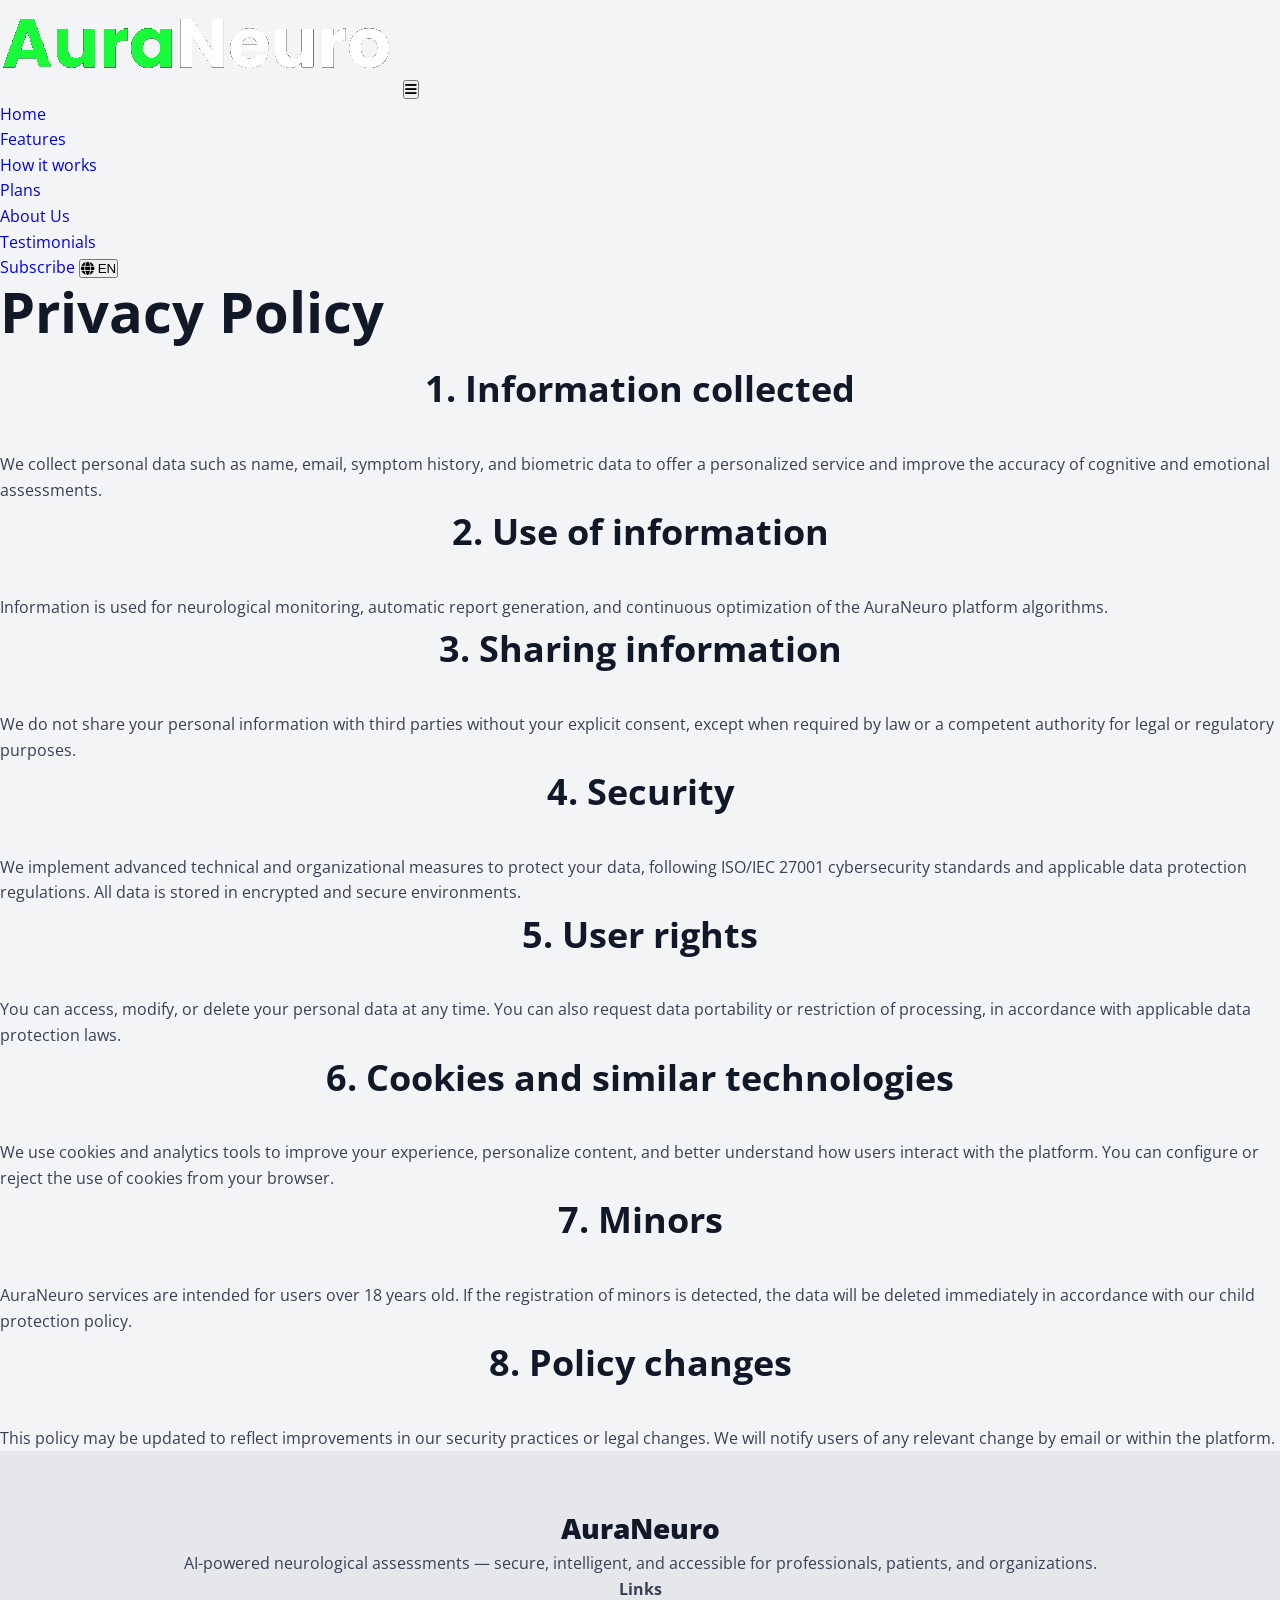
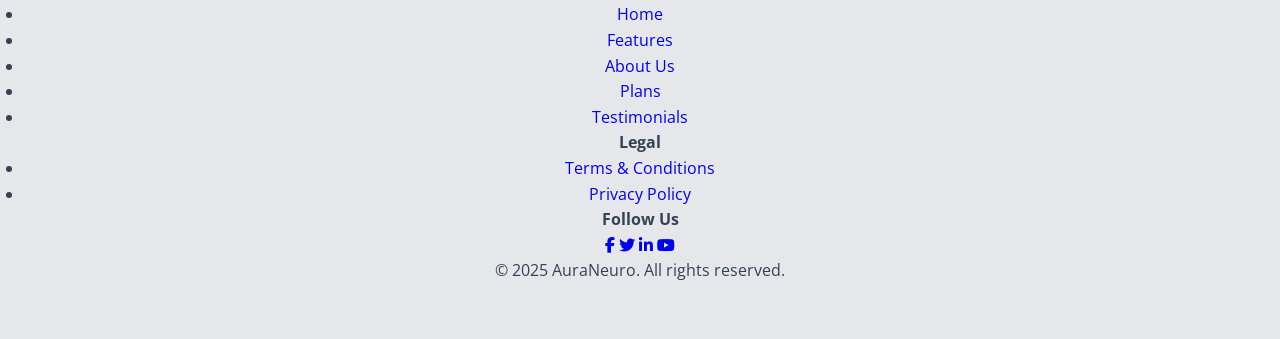
<file: privacidad.html>
<!DOCTYPE html>
<html lang="es">
<head>
  <meta charset="UTF-8">
  <meta name="viewport" content="width=device-width, initial-scale=1.0">
  <title data-key="privacy_title">Política de Privacidad | AuraNeuro</title>

  <!-- Fuentes y estilos -->
  <link href="https://fonts.googleapis.com/css2?family=Inter:wght@400;700;900&display=swap" rel="stylesheet">
  <link rel="stylesheet" href="https://cdnjs.cloudflare.com/ajax/libs/font-awesome/6.4.0/css/all.min.css">
  <link rel="stylesheet" href="styles.css">
  <script src="script.js" defer></script>
  <script src="language.js" defer></script>
</head>

<body class="bg-dark text-light">

<!-- ==== HEADER ==== -->
<header class="navbar bg-darker">
  <div class="navbar-container">
    <a href="#home" class="navbar-logo">
      <img src="imgs/logo.png" alt="AuraNeuro" />
    </a>

    <button class="menu-toggle" aria-label="Abrir menú">
      <i class="fa-solid fa-bars"></i>
    </button>

    <nav class="nav-links">
      <ul>
        <li><a href="index.html#home" class="nav-item" data-key="home">Inicio</a></li>
        <li><a href="index.html#features" class="nav-item" data-key="features">Características</a></li>
        <li><a href="index.html#how" class="nav-item" data-key="how">Cómo funciona</a></li>
        <li><a href="index.html#plans" class="nav-item" data-key="plans">Planes</a></li>
        <li><a href="index.html#team" class="nav-item" data-key="about">Sobre Nosotros</a></li>
        <li><a href="index.html#testimonials" class="nav-item" data-key="testimonials">Testimonios</a></li>
      </ul>
    </nav>

    <div class="header-actions">
      <a href="index.html#plans" class="btn-main" data-key="subscribe">Suscribirse</a>
      <button class="lang-toggle">
        <span class="lang-icon"><i class="fa-solid fa-globe"></i></span>
        <span>ES</span>
      </button>
    </div>
  </div>
</header>

<!-- ==== CONTENT ==== -->
<main class="legal-section">
  <div class="legal-container">
    <h1 data-key="privacy_heading">Política de Privacidad</h1>

    <h2 data-key="privacy_section1_title">1. Información recopilada</h2>
    <p data-key="privacy_section1_text">
      Recopilamos información personal como nombre, correo electrónico, historial de síntomas, 
      y datos biométricos con el fin de ofrecer un servicio personalizado y mejorar la precisión 
      de las evaluaciones cognitivas y emocionales.
    </p>

    <h2 data-key="privacy_section2_title">2. Uso de la información</h2>
    <p data-key="privacy_section2_text">
      La información se utiliza para monitoreo neurológico, generación de reportes automáticos y 
      optimización continua de los algoritmos de la plataforma AuraNeuro.
    </p>

    <h2 data-key="privacy_section3_title">3. Compartir información</h2>
    <p data-key="privacy_section3_text">
      No compartimos tu información personal con terceros sin tu consentimiento explícito, 
      salvo cuando la ley o una autoridad competente lo requiera para fines legales o regulatorios.
    </p>

    <h2 data-key="privacy_section4_title">4. Seguridad</h2>
    <p data-key="privacy_section4_text">
      Implementamos medidas técnicas y organizativas avanzadas para proteger tus datos, 
      siguiendo los estándares de ciberseguridad ISO/IEC 27001 y las normativas de protección 
      de datos personales aplicables. Todos los datos se almacenan en entornos cifrados y seguros.
    </p>

    <h2 data-key="privacy_section5_title">5. Derechos del usuario</h2>
    <p data-key="privacy_section5_text">
      Podrás acceder, modificar o eliminar tus datos personales en cualquier momento. 
      También puedes solicitar la portabilidad de tus datos o la limitación de su tratamiento, 
      conforme a las leyes de protección de datos vigentes.
    </p>

    <h2 data-key="privacy_section6_title">6. Cookies y tecnologías similares</h2>
    <p data-key="privacy_section6_text">
      Utilizamos cookies y herramientas de análisis para mejorar tu experiencia, personalizar 
      el contenido y entender mejor cómo interactúan los usuarios con la plataforma. 
      Puedes configurar o rechazar el uso de cookies desde tu navegador.
    </p>

    <h2 data-key="privacy_section7_title">7. Menores de edad</h2>
    <p data-key="privacy_section7_text">
      Los servicios de AuraNeuro están dirigidos a usuarios mayores de 18 años. 
      En caso de detectar el registro de menores, los datos serán eliminados de inmediato 
      conforme a nuestra política de protección de la infancia.
    </p>

    <h2 data-key="privacy_section8_title">8. Cambios en la política</h2>
    <p data-key="privacy_section8_text">
      Esta política puede actualizarse para reflejar mejoras en nuestras prácticas de seguridad 
      o cambios legales. Notificaremos a los usuarios sobre cualquier cambio relevante por correo 
      o dentro de la plataforma.
    </p>
  </div>
</main>

<!-- ==== FOOTER ==== -->
<footer class="footer">
  <div class="footer-container">
    <div class="footer-col brand">
      <h3 class="logo"><span class="highlight">Aura</span>Neuro</h3>
      <p data-key="footer_description">
        Evaluaciones neurológicas impulsadas por IA, seguras, inteligentes y accesibles 
        para profesionales, pacientes y organizaciones.
      </p>
    </div>

  <div class="footer-col">
    <h4 data-key="footer_links_title">Enlaces</h4>
      <ul>
        <li><a href="index.html#home" data-key="footer_link_home">Inicio</a></li>
        <li><a href="index.html#features" data-key="footer_link_features">Características</a></li>
        <li><a href="index.html#about" data-key="footer_link_about">Sobre Nosotros</a></li>
        <li><a href="index.html#plans" data-key="footer_link_plans">Planes</a></li>
        <li><a href="index.html#testimonials" data-key="footer_link_testimonials">Testimonios</a></li>
      </ul>
    </div>

  <div class="footer-col">
    <h4 data-key="footer_legal_title">Legal</h4>
      <ul>
        <li><a href="terminos.html" data-key="footer_legal_terms">Términos y condiciones</a></li>
        <li><a href="privacidad.html" data-key="footer_legal_privacy">Política de privacidad</a></li>
      </ul>
    </div>

  <div class="footer-col social">
    <h4 data-key="footer_social_title">Síguenos</h4>
      <div class="social-icons">
        <a href="#"><i class="fab fa-facebook-f"></i></a>
        <a href="#"><i class="fab fa-twitter"></i></a>
        <a href="#"><i class="fab fa-linkedin-in"></i></a>
        <a href="#"><i class="fab fa-youtube"></i></a>
      </div>
    </div>
  </div>

  <div class="footer-bottom">
    <p data-key="footer_bottom_text">
      © 2025 <span class="highlight">AuraNeuro</span>. Todos los derechos reservados.
      </p>
  </div>
</footer>

</body>
</html>
</file>
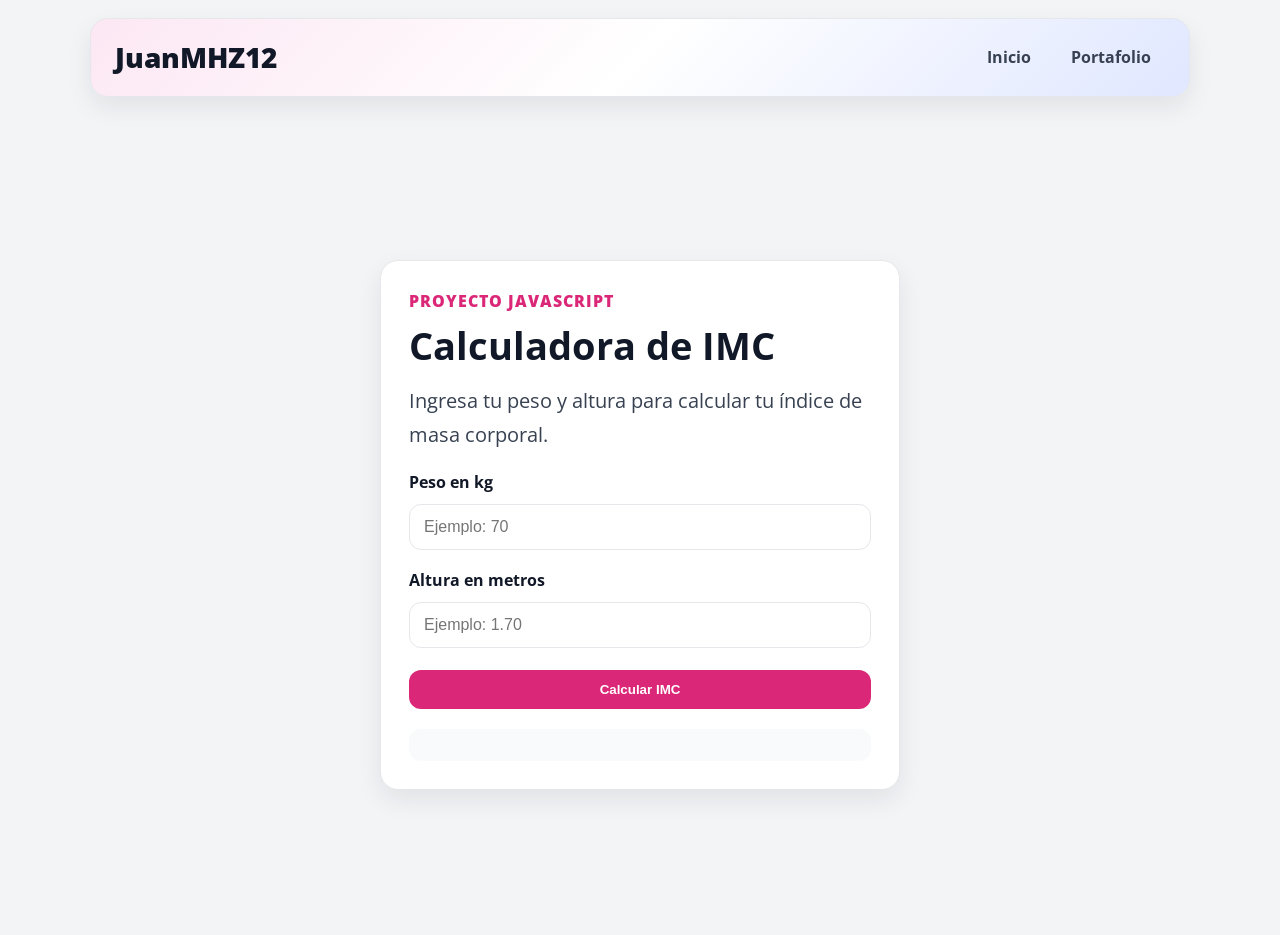
<file: ProyectoCalculadora.html>
<!DOCTYPE html>
<html lang="es">
<head>
  <meta charset="UTF-8" />
  <meta name="viewport" content="width=device-width, initial-scale=1.0" />
  <title>Calculadora de IMC | Juan José Meza</title>
  <link rel="stylesheet" href="styles.css" />
</head>
<body>
  <header class="header">
    <a href="index.html" class="logo">JuanMHZ12</a>

    <nav class="nav">
      <a href="index.html" class="nav-link">Inicio</a>
      <a href="portafolio.html" class="nav-link">Portafolio</a>
    </nav>
  </header>

  <main class="calculator-page">
    <section class="calculator-card">
      <p class="tag">Proyecto JavaScript</p>
      <h1>Calculadora de IMC</h1>
      <p class="calculator-description">
        Ingresa tu peso y altura para calcular tu índice de masa corporal.
      </p>

      <form id="imcForm">
        <div class="form-group">
          <label for="peso">Peso en kg</label>
          <input type="number" id="peso" placeholder="Ejemplo: 70" step="0.1" />
        </div>

        <div class="form-group">
          <label for="altura">Altura en metros</label>
          <input type="number" id="altura" placeholder="Ejemplo: 1.70" step="0.01" />
        </div>

        <button type="submit" class="btn primary">Calcular IMC</button>
      </form>

      <div id="resultado" class="result"></div>
    </section>
  </main>

  <script src="index.js"></script>
</body>
</html>
</file>
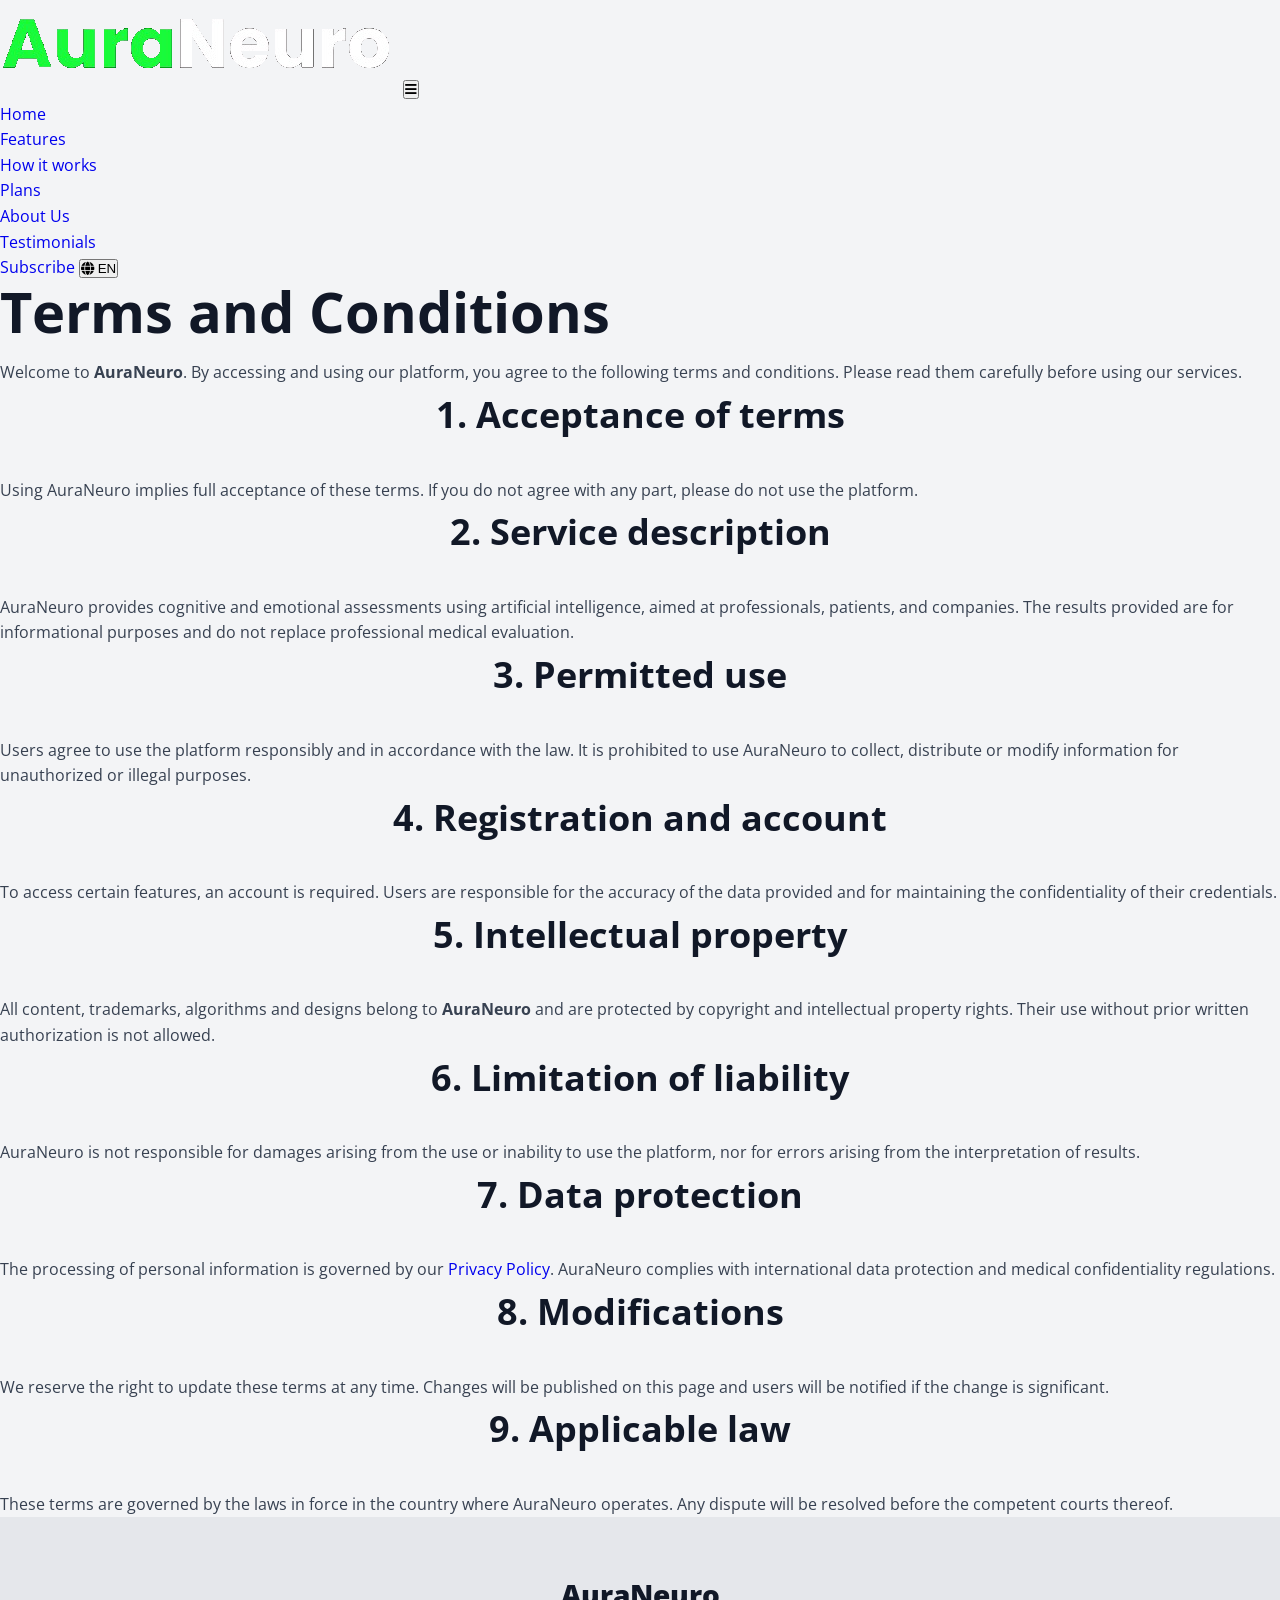
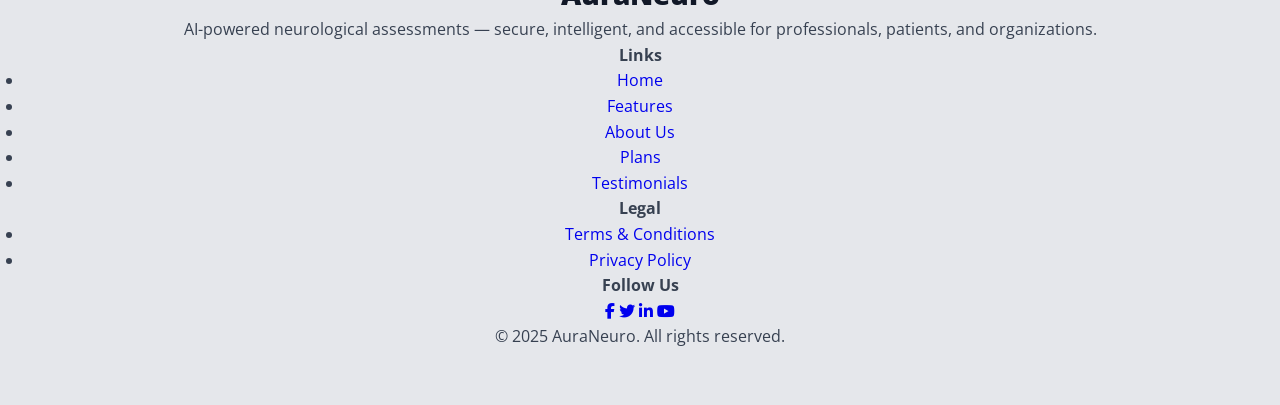
<file: terminos.html>
<!DOCTYPE html>
<html lang="es">
<head>
  <meta charset="UTF-8">
  <meta name="viewport" content="width=device-width, initial-scale=1.0">
  <title data-key="terms_title">Términos y Condiciones | AuraNeuro</title>

  <link href="https://fonts.googleapis.com/css2?family=Inter:wght@400;700;900&display=swap" rel="stylesheet">
  <link rel="stylesheet" href="https://cdnjs.cloudflare.com/ajax/libs/font-awesome/6.4.0/css/all.min.css">
  <link rel="stylesheet" href="styles.css">
  <script src="script.js" defer></script>
  <script src="language.js" defer></script>
</head>

<body class="bg-dark text-light">

<!-- ==== HEADER ==== -->
<header class="navbar bg-darker">
  <div class="navbar-container">
    <a href="#home" class="navbar-logo">
      <img src="imgs/logo.png" alt="AuraNeuro" />
    </a>

    <button class="menu-toggle" aria-label="Abrir menú">
      <i class="fa-solid fa-bars"></i>
    </button>

    <nav class="nav-links">
      <ul>
        <li><a href="index.html#home" class="nav-item" data-key="home">Inicio</a></li>
        <li><a href="index.html#features" class="nav-item" data-key="features">Características</a></li>
        <li><a href="index.html#how" class="nav-item" data-key="how">Cómo funciona</a></li>
        <li><a href="index.html#plans" class="nav-item" data-key="plans">Planes</a></li>
        <li><a href="index.html#team" class="nav-item" data-key="about">Sobre Nosotros</a></li>
        <li><a href="index.html#testimonials" class="nav-item" data-key="testimonials">Testimonios</a></li>
      </ul>
    </nav>

    <div class="header-actions">
      <a href="index.html#plans" class="btn-main" data-key="subscribe">Suscribirse</a>
      <button class="lang-toggle">
        <span class="lang-icon"><i class="fa-solid fa-globe"></i></span>
        <span>ES</span>
      </button>
    </div>
  </div>
</header>

<!-- ==== CONTENT ==== -->
<main class="legal-section">
    <div class="legal-container">
        <h1 data-key="terms_heading">Términos y Condiciones</h1>
            <p data-key="terms_intro">
            Bienvenido a <strong>AuraNeuro</strong>. Al acceder y utilizar nuestra plataforma, aceptas los siguientes términos y condiciones. 
            Te recomendamos leerlos atentamente antes de utilizar nuestros servicios.
            </p>

        <h2 data-key="terms_1_title">1. Aceptación de los términos</h2>
            <p data-key="terms_1_text">
            El uso de AuraNeuro implica la aceptación plena de estos términos. Si no estás de acuerdo con alguna parte, 
            te pedimos que no utilices la plataforma.
            </p>

        <h2 data-key="terms_2_title">2. Descripción del servicio</h2>
            <p data-key="terms_2_text">
            AuraNeuro ofrece evaluaciones cognitivas y emocionales mediante inteligencia artificial, dirigidas a profesionales, 
            pacientes y empresas. Los resultados proporcionados tienen fines informativos y no sustituyen la evaluación médica profesional.
            </p>

        <h2 data-key="terms_3_title">3. Uso permitido</h2>
            <p data-key="terms_3_text">
            El usuario se compromete a utilizar la plataforma de manera responsable y conforme a la ley. Está prohibido usar AuraNeuro 
            para recopilar, distribuir o modificar información con fines no autorizados o ilícitos.
            </p>

        <h2 data-key="terms_4_title">4. Registro y cuenta</h2>
            <p data-key="terms_4_text">
            Para acceder a ciertas funciones, es necesario crear una cuenta. El usuario se responsabiliza por la veracidad de los datos 
            proporcionados y por mantener la confidencialidad de sus credenciales.
            </p>

        <h2 data-key="terms_5_title">5. Propiedad intelectual</h2>
            <p data-key="terms_5_text">
            Todo el contenido, marcas, algoritmos y diseños pertenecen a <strong>AuraNeuro</strong> y están protegidos por derechos de autor 
            y propiedad intelectual. No se permite su uso sin autorización previa por escrito.
            </p>

        <h2 data-key="terms_6_title">6. Limitación de responsabilidad</h2>
            <p data-key="terms_6_text">
            AuraNeuro no se hace responsable de daños derivados del uso o la imposibilidad de uso de la plataforma, ni de errores derivados 
            de la interpretación de los resultados.
            </p>

        <h2 data-key="terms_7_title">7. Protección de datos</h2>
            <p data-key="terms_7_text">
            El tratamiento de la información personal se rige por nuestra <a href="privacidad.html" data-key="terms_7_link">Política de Privacidad</a>. 
            AuraNeuro cumple con normativas internacionales de protección de datos y confidencialidad médica.
            </p>

        <h2 data-key="terms_8_title">8. Modificaciones</h2>
            <p data-key="terms_8_text">
            Nos reservamos el derecho de actualizar estos términos en cualquier momento. Las modificaciones se publicarán en esta página 
            y se notificarán a los usuarios si el cambio es significativo.
            </p>

        <h2 data-key="terms_9_title">9. Legislación aplicable</h2>
            <p data-key="terms_9_text">
            Estos términos se rigen por las leyes vigentes del país en el que AuraNeuro opera. 
            Cualquier disputa será resuelta ante los tribunales competentes del mismo.
            </p>
    </div>
</main>

<!-- ==== FOOTER ==== -->
<footer class="footer">
    <div class="footer-container">
        <div class="footer-col brand">
            <h3 class="logo"><span class="highlight">Aura</span>Neuro</h3>
                <p data-key="footer_description">
                Evaluaciones neurológicas impulsadas por IA, seguras, inteligentes y accesibles 
                para profesionales, pacientes y organizaciones.
                </p>
        </div>

        <div class="footer-col">
            <h4 data-key="footer_links_title">Enlaces</h4>
                <ul>
                    <li><a href="index.html#home" data-key="footer_link_home">Inicio</a></li>
                <li><a href="index.html#features" data-key="footer_link_features">Características</a></li>
                <li><a href="index.html#about" data-key="footer_link_about">Sobre Nosotros</a></li>
                <li><a href="index.html#plans" data-key="footer_link_plans">Planes</a></li>
                <li><a href="index.html#testimonials" data-key="footer_link_testimonials">Testimonios</a></li>
                </ul>
        </div>

        <div class="footer-col">
            <h4 data-key="footer_legal_title">Legal</h4>
                <ul>
                    <li><a href="terminos.html" data-key="footer_legal_terms">Términos y condiciones</a></li>
                    <li><a href="privacidad.html" data-key="footer_legal_privacy">Política de privacidad</a></li>
                </ul>
        </div>

        <div class="footer-col social">
            <h4 data-key="footer_social_title">Síguenos</h4>
                <div class="social-icons">
                    <a href="#" aria-label="Facebook"><i class="fab fa-facebook-f"></i></a>
                    <a href="#" aria-label="Twitter"><i class="fab fa-twitter"></i></a>
                    <a href="#" aria-label="LinkedIn"><i class="fab fa-linkedin-in"></i></a>
                    <a href="#" aria-label="YouTube"><i class="fab fa-youtube"></i></a>
                </div>
        </div>
    </div>

    <div class="footer-bottom">
        <p data-key="footer_bottom_text">
            © 2025 <span class="highlight">AuraNeuro</span>. Todos los derechos reservados.
        </p>
    </div>
</footer>

</body>
</html>
</file>
<file: styles.css>
@import url("https://fonts.googleapis.com/css2?family=Open+Sans:wght@300;400;600;700;800&display=swap");


/* =========================
   VARIABLES
========================= */

:root {
  --bg: #f3f4f6;

  --white: #ffffff;

  --dark: #111827;

  --text: #374151;

  --muted: #6b7280;

  --primary: #db2777;

  --primary-dark: #be185d;

  --secondary: #312e81;

  --border: #e5e7eb;

  --shadow:
    0 10px 25px rgba(17, 24, 39, 0.08);

  --shadow-hover:
    0 18px 40px rgba(17, 24, 39, 0.13);
}


/* =========================
   RESET
========================= */

* {
  margin: 0;
  padding: 0;
  box-sizing: border-box;
}


html {
  scroll-behavior: smooth;
}


body {
  font-family: "Open Sans", sans-serif;

  background: var(--bg);

  color: var(--text);

  line-height: 1.6;
}


a {
  text-decoration: none;
}


/* =========================
   HEADER
========================= */

.header {
  max-width: 1100px;

  margin: 18px auto;

  padding: 16px 24px;

  display: flex;

  justify-content: space-between;

  align-items: center;

  background:
    linear-gradient(
      135deg,
      #fce7f3,
      #ffffff,
      #e0e7ff
    );

  border: 1px solid var(--border);

  border-radius: 18px;

  box-shadow: var(--shadow);
}


.logo {
  color: var(--dark);

  font-size: 28px;

  font-weight: 800;
}


.nav {
  display: flex;

  align-items: center;

  gap: 12px;
}


.nav-link {
  color: var(--text);

  font-weight: 700;

  padding: 8px 14px;

  border-radius: 10px;

  transition: 0.2s ease;
}


.nav-link:hover,
.nav-link.active {
  color: var(--white);

  background: var(--primary);
}


/* =========================
   HERO INICIO
========================= */

.hero {
  background:
    linear-gradient(
      135deg,
      #e5e7eb,
      #f9fafb
    );

  padding: 80px 24px;
}


.hero-content,
.portfolio-hero {
  max-width: 1100px;

  margin: 0 auto;
}


.hero-grid {
  display: grid;

  grid-template-columns: 1.2fr 0.8fr;

  align-items: center;

  gap: 48px;
}


.hero-photo {
  display: flex;

  justify-content: center;
}


.hero-photo img {
  width: 320px;

  height: 320px;

  object-fit: cover;

  object-position: top;

  border-radius: 28px;

  box-shadow: var(--shadow);

  border: 6px solid var(--white);
}


.tag {
  color: var(--primary);

  font-weight: 800;

  text-transform: uppercase;

  letter-spacing: 1px;

  margin-bottom: 10px;
}


h1 {
  color: var(--dark);

  font-size: 56px;

  line-height: 1.1;

  margin-bottom: 18px;
}


h1 span {
  color: var(--primary);
}


.hero-text,
.portfolio-hero p,
.calculator-description {
  max-width: 760px;

  font-size: 20px;

  line-height: 1.7;

  color: var(--text);
}


.hero-buttons {
  margin-top: 28px;

  display: flex;

  gap: 14px;
}


/* =========================
   BOTONES
========================= */

.btn {
  display: inline-flex;

  align-items: center;

  justify-content: center;

  border: none;

  cursor: pointer;

  font-weight: 700;

  padding: 12px 18px;

  border-radius: 12px;

  transition:
    background 0.2s ease,
    color 0.2s ease,
    transform 0.2s ease,
    box-shadow 0.2s ease;
}


.btn.primary {
  background: var(--primary);

  color: var(--white);
}


.btn.primary:hover {
  background: var(--primary-dark);

  transform: translateY(-2px);

  box-shadow:
    0 8px 20px rgba(219, 39, 119, 0.25);
}


.btn.secondary {
  background: var(--white);

  color: var(--primary);

  border: 1px solid var(--border);
}


.btn.secondary:hover {
  color: var(--primary-dark);

  transform: translateY(-2px);

  box-shadow: var(--shadow);
}


/* =========================
   SECCIONES
========================= */

.section {
  max-width: 1100px;

  margin: 0 auto;

  padding: 60px 24px;
}


h2 {
  text-align: center;

  color: var(--dark);

  font-size: 36px;

  margin-bottom: 34px;
}


.cards,
.photo-grid {
  display: grid;

  grid-template-columns:
    repeat(2, 1fr);

  gap: 24px;
}


.card,
.project-card,
.calculator-card,
.photo-card {
  background: var(--white);

  border-radius: 18px;

  box-shadow: var(--shadow);

  border: 1px solid var(--border);
}


.card {
  padding: 28px;
}


.card h3,
.project-card h3,
.photo-card h3 {
  color: var(--dark);

  font-size: 22px;

  margin-bottom: 10px;
}


.card p,
.project-card p,
.photo-card p {
  font-size: 17px;

  line-height: 1.6;
}


/* =========================
   FOTOS INICIO
========================= */

.photo-section {
  background: transparent;
}


.photo-card {
  overflow: hidden;
}


.photo-card img {
  width: 100%;

  height: 260px;

  object-fit: cover;

  display: block;
}


.photo-card div {
  padding: 22px;
}


/* =========================
   TECNOLOGÍAS
========================= */

.skills-section {
  padding-top: 20px;
}


.skills {
  display: flex;

  justify-content: center;

  flex-wrap: wrap;

  gap: 12px;
}


.skills span {
  background: #fce7f3;

  color: var(--primary-dark);

  font-weight: 700;

  padding: 9px 14px;

  border-radius: 999px;
}


.skills.small {
  justify-content: flex-start;

  margin: 18px 0;
}


.skills.small span {
  font-size: 14px;

  padding: 7px 12px;
}


/* =========================
   PORTAFOLIO HERO
========================= */

.portfolio-hero {
  padding: 70px 24px 20px;
}


.portfolio-hero h1 {
  margin-bottom: 18px;
}


/* =========================
   GRID PROYECTOS
========================= */

.project-grid {
  display: grid;

  grid-template-columns:
    repeat(2, minmax(0, 1fr));

  gap: 30px;
}


/* =========================
   TARJETAS PROYECTOS
========================= */

.project-card {
  overflow: hidden;

  position: relative;

  display: flex;

  flex-direction: column;

  transition:
    transform 0.25s ease,
    box-shadow 0.25s ease,
    border-color 0.25s ease;
}


.project-card:hover {
  transform: translateY(-7px);

  box-shadow: var(--shadow-hover);

  border-color: #d1d5db;
}


.project-img {
  width: 100%;

  height: 250px;

  object-fit: cover;

  object-position: top;

  display: block;
}


.project-content {
  padding: 26px;

  display: flex;

  flex-direction: column;

  flex: 1;
}


.project-card h3 {
  font-size: 25px;

  margin-bottom: 12px;
}


.project-card p {
  text-align: justify;

  color: var(--text);

  line-height: 1.7;
}


.project-actions {
  display: flex;

  gap: 12px;

  flex-wrap: wrap;

  margin-top: auto;

  padding-top: 8px;
}


/* =========================
   PROYECTO DESTACADO
========================= */

.featured-project {
  border:
    2px solid rgba(219, 39, 119, 0.35);

  box-shadow:
    0 12px 32px rgba(219, 39, 119, 0.12);
}


.featured-project:hover {
  border-color: var(--primary);

  box-shadow:
    0 20px 45px rgba(219, 39, 119, 0.18);
}


.project-image-wrapper {
  position: relative;

  overflow: hidden;
}


.project-badge {
  position: absolute;

  top: 18px;

  left: 18px;

  background:
    rgba(17, 24, 39, 0.92);

  color: var(--white);

  padding: 8px 13px;

  border-radius: 999px;

  font-size: 13px;

  font-weight: 800;

  letter-spacing: 0.3px;

  box-shadow:
    0 5px 18px rgba(0, 0, 0, 0.18);
}


/* =========================
   FOOTER
========================= */

.footer {
  background: #e5e7eb;

  text-align: center;

  padding: 55px 24px;
}


.footer h2 {
  margin-bottom: 10px;
}


.footer-text {
  max-width: 600px;

  margin: 0 auto 24px;

  color: var(--muted);

  font-size: 16px;

  line-height: 1.7;
}


/* =========================
   CALCULADORA
========================= */

.calculator-page {
  min-height:
    calc(100vh - 80px);

  display: flex;

  justify-content: center;

  align-items: center;

  padding: 40px 24px;
}


.calculator-card {
  width: 100%;

  max-width: 520px;

  padding: 28px;
}


.calculator-card h1 {
  font-size: 38px;
}


.form-group {
  margin-top: 18px;
}


label {
  display: block;

  font-weight: 700;

  margin-bottom: 8px;

  color: var(--dark);
}


input {
  width: 100%;

  padding: 13px 14px;

  border-radius: 12px;

  border: 1px solid var(--border);

  font-size: 16px;

  outline: none;
}


input:focus {
  border-color: var(--primary);
}


form button {
  width: 100%;

  margin-top: 22px;
}


.result {
  margin-top: 20px;

  padding: 16px;

  border-radius: 12px;

  background: #f9fafb;

  font-weight: 700;

  text-align: center;
}


/* =========================
   TABLET
========================= */

@media (max-width: 900px) {

  .project-grid {
    grid-template-columns: 1fr 1fr;
  }


  .project-img {
    height: 210px;
  }

}


/* =========================
   MÓVIL
========================= */

@media (max-width: 768px) {

  .header {
    flex-direction: column;

    gap: 14px;

    margin: 12px 16px;
  }


  .hero-grid,
  .cards,
  .project-grid,
  .photo-grid {
    grid-template-columns: 1fr;
  }


  h1 {
    font-size: 38px;
  }


  h2 {
    font-size: 30px;
  }


  .hero-text,
  .portfolio-hero p {
    font-size: 17px;
  }


  .hero-buttons {
    flex-direction: column;
  }


  .btn {
    text-align: center;
  }


  .hero-photo img {
    width: 260px;

    height: 260px;
  }


  .project-img {
    height: 220px;
  }


  .project-content {
    padding: 22px;
  }


  .project-actions {
    flex-direction: column;
  }


  .project-actions .btn {
    width: 100%;
  }

}


/* =========================
   MÓVILES PEQUEÑOS
========================= */

@media (max-width: 480px) {

  .logo {
    font-size: 23px;
  }


  .nav {
    gap: 4px;
  }


  .nav-link {
    padding: 8px 10px;
  }


  .portfolio-hero {
    padding-top: 45px;
  }


  .section {
    padding:
      40px 18px;
  }


  .project-img {
    height: 190px;
  }


  .project-card h3 {
    font-size: 22px;
  }


  .project-card p {
    font-size: 15px;
  }

}
</file>
<file: Auraneuro.css>
/* =======================
   VARIABLES Y BASE
======================= */
:root {
  --color-bg-dark: #0B0B0B;
  --color-bg-darker: #050505;
  --color-bg-gradient: linear-gradient(135deg, #0B0B0B, #1A1A1A);
  --color-text-light: #FFFFFF;
  --color-text-secondary: #B5B5B5;
  --color-primary: #00C46A;
  --color-primary-dark: #009E55;
  --color-accent: #3B82F6;
  --color-border: rgba(255, 255, 255, 0.1);
  --font-main: 'Inter', sans-serif;
  --container-width: 1300px;
  --transition: all 0.3s ease;
  --nav-h: 70px;
}

/* ==== RESET ==== */
* { margin: 0; padding: 0; box-sizing: border-box; }

body {
  font-family: var(--font-main);
  background: var(--color-bg-dark);
  color: var(--color-text-light);
  line-height: 1.6;
  overflow-x: hidden;
  padding-top: var(--nav-h);
}

a { text-decoration: none; color: inherit; transition: var(--transition); }
ul { list-style: none; }

/* =======================
   NAVBAR
======================= */
.navbar {
  position: fixed;
  background: #141414;
  width: 100%;
  position: fixed;
  top: 0; left: 0; right: 0;
  z-index: 1000;
  border-bottom: 1px solid rgba(255, 255, 255, 0.15);
  box-shadow: 0 3px 12px rgba(0, 0, 0, 0.6);
  min-height: var(--nav-h);
}

.navbar-container {
  max-width: var(--container-width);
  margin: 0 auto;
  padding: 14px 20px;
  display: flex;
  align-items: center;
  justify-content: space-between;
  flex-wrap: wrap;
  gap: 16px;
}

.navbar-logo img { height: 40px; width: auto; }

.nav-links ul { display: flex; align-items: center; gap: 24px; }

.nav-item {
  font-weight: 500;
  font-size: 0.95rem;
  position: relative;
  color: var(--color-text-light);
}

.nav-item:hover,
.nav-item.active { color: var(--color-primary); }

.nav-item.active::after {
  content: "";
  position: absolute;
  bottom: -6px;
  left: 0;
  width: 100%;
  height: 2px;
  background: var(--color-primary);
  border-radius: 2px;
}

.header-actions { display: flex; align-items: center; gap: 16px; }

.navbar.scrolled {
  background: rgba(5, 5, 5, 0.9);
  box-shadow: 0 2px 10px rgba(0, 0, 0, 0.6);
  backdrop-filter: blur(6px);
}

/* =======================
   BOTONES
======================= */
.btn-main {
  background-color: var(--color-primary);
  color: #fff;
  font-weight: 600;
  padding: 10px 22px;
  border-radius: 999px;
  border: none;
  cursor: pointer;
  display: inline-block;
  transition: var(--transition);
}

.btn-main:hover {
  background-color: var(--color-primary-dark);
  transform: translateY(-1px);
}

/* ==== Toggle idioma ==== */
.lang-toggle {
  background: transparent;
  border: 2px solid var(--color-text-light);
  color: var(--color-text-light);
  padding: 6px 14px;
  border-radius: 999px;
  display: flex;
  align-items: center;
  gap: 8px;
  font-weight: 600;
  font-size: 0.9rem;
  cursor: pointer;
  transition: var(--transition);
}

.lang-toggle:hover {
  background-color: rgba(255, 255, 255, 0.1);
  border-color: var(--color-primary);
  color: var(--color-primary);
}

.lang-icon { font-size: 1rem; }

@media (max-width: 992px) {
  /* ==== Navbar móvil ==== */
  .navbar {
    position: sticky;
    top: 0;
  }

  body {
    padding-top: 0;
  }

  .navbar-container {
    flex-wrap: wrap;
  }

  /* ==== Menú hamburguesa ==== */
  .menu-toggle {
    display: block;
  }

  /* ==== Menú desplegable ==== */
  .nav-links {
    width: 100%;
    text-align: center;
    background: transparent;
    overflow: hidden;
    max-height: 0;   
    border-top: 1px solid var(--color-border);
    background: transparent !important;
    padding: 1rem 0 0.5rem;
    margin-bottom: 0;
  }

  .nav-links.active {
    max-height: 600px;
    opacity: 1;
    transform: translateY(0);
  }

  .nav-links ul {
    flex-direction: column;
    gap: 1rem;
  }

  /* ==== Botones debajo del menú ==== */
  .header-actions {
    background: transparent; 
    border-top: 1px solid var(--color-border);
    padding: 1rem 0 1.5rem;
    display: none;
    flex-direction: column;
    align-items: center;
    gap: 1rem;
    width: 100%;
    margin-top: 0;
    transition: opacity 0.3s ease, transform 0.3s ease;
    opacity: 0;
    transform: translateY(-10px);
  }

  /* Mostrar botones cuando el menú está activo */
  .nav-links.active + .header-actions {
    display: flex;
    opacity: 1;
    transform: translateY(0);
  }
}

/* =======================
   HERO CAROUSEL
======================= */
.hero-carousel {
  --halo-color: rgba(0,196,106,0.18);
  --glow-intensity: 0.4;
  position: relative;
  overflow: hidden;
  color: var(--color-text-light);
  min-height: 100vh;
  display: flex;
  align-items: center;
  justify-content: center;
  background: linear-gradient(180deg, #141414 0%, #0B0B0B 100%);
}

.hero-carousel::before {
  content: "";
  position: absolute;
  inset: 0;
  background: radial-gradient(circle at 60% center, var(--halo-color), transparent 70%);
  opacity: var(--glow-intensity);
  animation: neuralGlow 10s ease-in-out infinite alternate;
  pointer-events: none;
}

@keyframes neuralGlow {
  0%, 100% { opacity: 0.4; transform: scale(1); }
  50% { opacity: 0.55; transform: scale(1.05); }
}

/* ==== Slides ==== */
.carousel-container {
  display: flex;
  width: 300vw;
  transition: transform 0.8s ease-in-out;
}

.carousel-slide {
  flex: 0 0 100%;
  display: grid;
  grid-template-columns: 1fr 1fr;
  align-items: center;
  justify-items: center;
  gap: 5vw;
  min-height: 100vh;
   padding: 8vh 3vw 8vh 10vw;
}

/* ==== Contenido ==== */
.hero-content {
  max-width: 640px;
  display: flex;
  flex-direction: column;
  justify-content: center;
  z-index: 5;
  text-align: left;
  align-items: flex-start;
}

.hero-content h1 {
  font-size: clamp(1.9rem, 2.9vw, 3.4rem);
  font-weight: 900;
  line-height: 1.2;
  margin-bottom: 1.2rem;
}

.hero-content p {
  font-size: clamp(1rem, 1.2vw, 1.25rem);
  color: var(--color-text-secondary);
  margin-bottom: 2rem;
}

/* ==== Imagen ==== */
.hero-image {
  max-width: 500px;
  display: flex;
  justify-content: center;
}

.hero-image img {
  width: 100%;
  max-height: 70vh;
  transition: transform 0.5s ease, filter 0.5s ease;
  filter: drop-shadow(0 0 25px rgba(0, 0, 0, 0.6));
}

.hero-image img:hover {
  transform: scale(1.03);
  filter: drop-shadow(0 0 35px var(--halo-color));
}

/* ==== Controles ==== */
.carousel-control {
  position: absolute;
  top: 50%;
  transform: translateY(-50%);
  background: rgba(255, 255, 255, 0.15);
  border: none;
  color: #fff;
  font-size: 1.8rem;
  padding: 0.6rem 1rem;
  border-radius: 50%;
  cursor: pointer;
  transition: background 0.3s;
  z-index: 10;
}

.carousel-control:hover {
  background: rgba(255, 255, 255, 0.3);
}

.carousel-control.prev { left: 1.5vw; }
.carousel-control.next { right: 1.5vw; }

/* ==== Indicadores ==== */
.carousel-indicators {
  position: absolute;
  bottom: 2rem;
  left: 50%;
  transform: translateX(-50%);
  display: flex;
  gap: 0.8rem;
}

.dot {
  width: 12px;
  height: 12px;
  border-radius: 50%;
  background: rgba(255, 255, 255, 0.3);
  cursor: pointer;
  transition: background 0.3s;
}

.dot.active { background: var(--color-primary); }

/* =======================
   RESPONSIVE
======================= */
@media (max-width: 992px) {
  .carousel-slide {
    grid-template-columns: 1fr;
    gap: 6vh;
    text-align: center;
    padding: 10vh 8vw;
  }

  .hero-content { align-items: center; max-width: 90vw; }
  .hero-content a.btn-main { align-self: center; padding: 2vw 5vw; }
  .hero-image { max-width: 70vw; }
  .hero-image img { max-height: 50vh; }
}

@media (max-width: 600px) {
  .hero-content h1 { font-size: clamp(1.7rem, 6vw, 2.2rem); }
  .hero-content p { font-size: 4vw; }
  .hero-image { max-width: 80vw; }
  .hero-image img { max-height: 45vh; }
}

@media (max-width: 1200px) {
  .carousel-slide {
    padding: 8vh 6vw 8vh 8vw;
  }
}

/* ==== Menú hamburguesa ==== */
.menu-toggle {
  display: none;
  background: none;
  border: none;
  color: var(--color-text-light);
  font-size: 1.5rem;
  cursor: pointer;
  transition: var(--transition);
}

.menu-toggle:hover { color: var(--color-primary); }

@media (max-width: 992px) {
  .menu-toggle { display: block; }

  .nav-links {
    display: none;
    width: 100%;
    text-align: center;
    background: rgba(10, 10, 10, 0.95);
    border-top: 1px solid var(--color-border);
    padding: 1rem 0;
  }

  .nav-links.active { display: block; }

  .nav-links ul {
    flex-direction: column;
    gap: 1rem;
  }

  .header-actions {
    flex-direction: column;
    width: 100%;
    justify-content: center;
  }
}

/* ==== PARTE 1: 3 CARDS SUPERIORES ==== */
.value-prop-slider {
  background: linear-gradient(180deg, #0B0B0B 0%, #121212 100%);
  color: #fff;
  text-align: center;
  padding: 8rem 2rem 5rem;
}

.value-prop-slider h2 {
  font-size: 2rem;
  font-weight: 900;
  color: var(--color-primary);
  margin-bottom: 1rem;
}

.value-prop-slider .subtitle {
  max-width: 750px;
  margin: 0 auto 3rem;
  color: var(--color-text-secondary);
  line-height: 1.6;
}

.value-cards {
  display: flex;
  justify-content: center;
  align-items: stretch;
  gap: 2rem;
  flex-wrap: wrap;
  max-width: 1100px;
  margin: 0 auto;
}

.value-cards .card {
  flex: 1 1 300px;
  background: #181818;
  border-radius: 16px;
  padding: 2rem;
  text-align: center;
  box-shadow: 0 4px 20px rgba(0,0,0,0.3);
  transition: all 0.4s ease;
}

.value-cards .card:hover {
  transform: translateY(-6px);
  box-shadow: 0 8px 25px rgba(0,196,106,0.25);
}

.value-cards .card i {
  font-size: 2.4rem;
  color: var(--color-primary);
  margin-bottom: 1rem;
}

/* ==== PARTE 2: SLIDER DE BENEFICIOS ==== */
.audience-benefits {
  background: linear-gradient(180deg, #121212 0%, #0B0B0B 100%);
  color: #fff;
  text-align: center;
  padding: 5rem 2rem 8rem;
  margin-top: -2rem;
  position: relative;
  overflow: hidden;
}

.audience-benefits h2 {
  font-size: 1.9rem;
  color: var(--color-primary);
  font-weight: 800;
  margin-bottom: 3rem;
}

/* === SLIDER === */
.benefit-slider {
  position: relative;
  width: 100%;
  max-width: 1200px;
  margin: 0 auto;
  height: 460px;
  perspective: 2000px;
}

.benefit-track {
  position: relative;
  width: 100%;
  height: 100%;
  transform-style: preserve-3d;
}

.benefit-card {
  position: absolute;
  top: 0;
  left: 50%;
  width: 60%;
  min-height: 100%;
  background: #181818;
  border-radius: 18px;
  padding: 3rem 2.5rem;
  box-shadow: 0 6px 25px rgba(0,0,0,0.4);
  opacity: 0;
  transform: translateX(-50%) scale(0.85);
  transition: all 0.6s ease;
  cursor: pointer;
  text-align: left;
}

.benefit-card.active {
  opacity: 1;
  transform: translateX(-50%) scale(1);
  z-index: 3;
  background: var(--color-bg-gradient);
  box-shadow: 0 0 35px rgba(0,196,106,0.3);
}

.benefit-card.left {
  opacity: 0.75;
  transform: translateX(-120%) scale(0.9);
  z-index: 2;
}

.benefit-card.right {
  opacity: 0.75;
  transform: translateX(20%) scale(0.9);
  z-index: 2;
}

/* === Contenido === */
.benefit-card .emoji {
  font-size: 2.6rem;
  margin-bottom: 1rem;
}

.benefit-card h3 {
  font-size: 1.6rem;
  font-weight: 800;
  margin-bottom: 1rem;
  color: var(--color-primary);
}

.benefit-card p {
  color: var(--color-text-secondary);
  line-height: 1.7;
  font-size: 1.1rem;
  max-width: 95%;
}

/* ==== Responsive ==== */
@media (max-width: 992px) {
  .benefit-slider {
    height: auto;
  }

  .benefit-card {
    position: relative;
    left: 0;
    width: 90%;
    margin: 1rem auto;
    opacity: 1 !important;
    transform: none !important;
  }
}

/* =======================
   SECCIÓN: CÓMO FUNCIONA
======================= */
.how-it-works {
  background: linear-gradient(180deg, #0B0B0B 0%, #121212 100%);
  color: #fff;
  padding: 10vh 6vw;
}

.how-content {
  display: grid;
  grid-template-columns: 1fr 1fr;
  gap: 4vw;
  align-items: stretch;
  max-width: 1300px;
  margin: 0 auto;
}

.steps-column {
  display: flex;
  flex-direction: column;
  justify-content: center;
}

.steps-column h2 {
  font-size: clamp(1.8rem, 2.8vw, 2.5rem);
  font-weight: 900;
  color: var(--color-primary);
  margin-bottom: 0.5rem;
}

.subtitle {
  color: var(--color-text-secondary);
  margin-bottom: 2rem;
}

.steps {
  display: flex;
  flex-direction: column;
  gap: 1.5rem;
}

.step-card {
  display: flex;
  align-items: flex-start;
  background: #1a1a1a;
  border-radius: 14px;
  padding: 1.4rem 1.6rem;
  box-shadow: 0 3px 10px rgba(0, 0, 0, 0.3);
  transition: transform 0.3s ease, box-shadow 0.3s ease;
}

.step-card:hover {
  transform: translateY(-4px);
  box-shadow: 0 0 20px rgba(0, 196, 106, 0.3);
}

.step-number {
  background: var(--color-primary);
  color: #000;
  font-weight: 800;
  border-radius: 50%;
  width: 38px;
  height: 38px;
  display: flex;
  align-items: center;
  justify-content: center;
  margin-right: 1.2rem;
  flex-shrink: 0;
  font-size: 1.1rem;
}

.step-info h3 {
  font-weight: 700;
  margin-bottom: 0.3rem;
  color: #fff;
}

.step-info p {
  color: var(--color-text-secondary);
  font-size: 0.95rem;
  line-height: 1.5;
}

/* ==== VIDEO ==== */
.video-column {
  display: flex;
  align-items: center;
}

.video-wrapper {
  width: 100%;
  height: 100%;
  background: #101010;
  border-radius: 16px;
  overflow: hidden;
  box-shadow: 0 0 25px rgba(0, 196, 106, 0.15);
  display: flex;
  align-items: center;
  justify-content: center;
}

.video-wrapper iframe {
  width: 100%;
  height: 100%;
  min-height: 400px;
  border: none;
  border-radius: inherit;
}

.how-selector {
  display: flex;
  align-items: center;
  justify-content: center;
  gap: 1rem;
  margin-bottom: 2rem;
}

.how-icon {
  background: #1a1a1a;
  border: 2px solid rgba(255,255,255,0.15);
  color: #fff;
  width: 48px;
  height: 48px;
  border-radius: 12px;
  display: flex;
  align-items: center;
  justify-content: center;
  cursor: pointer;
  font-size: 1.3rem;
  transition: all 0.3s ease;
}

.how-icon:hover {
  border-color: var(--color-primary);
  transform: translateY(-3px);
  box-shadow: 0 0 12px rgba(0, 196, 106, 0.35);
}

.how-icon.active {
  background: var(--color-primary);
  color: #000;
  border-color: var(--color-primary);
  box-shadow: 0 0 18px rgba(0, 196, 106, 0.45);
  transform: scale(1.05);
}

/* ==== RESPONSIVE ==== */
@media (max-width: 992px) {
  .how-content {
    grid-template-columns: 1fr;
    gap: 3rem;
  }

  .video-wrapper iframe {
    min-height: 320px;
  }
}

/* =======================
   SECCIÓN: PLANES
======================= */
.pricing-section {
  background: linear-gradient(180deg, #121212 0%, #0B0B0B 100%);
  padding: 10vh 6vw;
  color: #fff;
  text-align: center;
}

.pricing-section h2 {
  font-size: clamp(1.8rem, 3vw, 2.5rem);
  font-weight: 900;
  color: var(--color-primary);
  margin-bottom: 0.6rem;
}

.pricing-section .subtitle {
  color: var(--color-text-secondary);
  margin-bottom: 3rem;
}

.pricing-cards {
  display: flex;
  justify-content: center;
  align-items: stretch;
  gap: 2rem;
  flex-wrap: wrap;
}

/* ==== CARD BASE ==== */
.plan-card {
  position: relative;
  background: #fdfdfd;
  color: #000;
  border-radius: 18px;
  padding: 2.5rem 2rem;
  width: 310px;
  max-width: 90vw;
  overflow: hidden;
  box-shadow: 0 4px 15px rgba(0, 0, 0, 0.2);
  display: flex;
  flex-direction: column;
  justify-content: space-between;
  cursor: pointer;
  transition: color 0.5s ease, transform 0.4s ease;
}

/* ==== EFECTO DE EXPANSIÓN ==== */
.plan-card::before {
  content: "";
  position: absolute;
  inset: 0;
  background: radial-gradient(circle at var(--x, 50%) var(--y, 50%), #00C46A 0%, #009E55 100%);
  transform: scale(0);
  transform-origin: center;
  transition: transform 0.7s ease-out, opacity 0.5s ease;
  opacity: 0;
  z-index: 0;
  border-radius: inherit;
}

.plan-card.hover-animate::before {
  transform: scale(8);
  opacity: 1;
}

/* ==== CONTENIDO ==== */
.plan-card * {
  position: relative;
  z-index: 1;
  transition: color 0.4s ease;
}

.plan-card h3 {
  font-size: 1.3rem;
  font-weight: 700;
  margin-bottom: 1.2rem;
}

.price {
  display: flex;
  justify-content: center;
  align-items: baseline;
  margin-bottom: 1.5rem;
}

.currency {
  font-weight: 700;
  font-size: 1.1rem;
  margin-right: 0.2rem;
}

.amount {
  font-size: 2.3rem;
  font-weight: 900;
  color: var(--color-primary);
}

.period {
  font-size: 1rem;
  color: #555;
  margin-left: 0.2rem;
}

.features {
  list-style: none;
  margin: 0;
  padding: 0;
  text-align: left;
  margin-bottom: 2rem;
}

.features li {
  margin: 0.5rem 0;
  color: #333;
  font-size: 0.95rem;
  transition: color 0.3s ease;
}

/* ==== BOTÓN ==== */
.plan-card .btn-main {
  background-color: var(--color-primary);
  color: #fff;
  font-weight: 700;
  padding: 0.8rem 1.5rem;
  border-radius: 999px;
  border: none;
  cursor: pointer;
  text-decoration: none;
  transition: all 0.3s ease;
  align-self: center;
}

.plan-card .btn-main:hover {
  background-color: #fff;
  color: var(--color-primary);
}

/* ==== ESTADO HOVER ==== */
.plan-card.hover-animate {
  color: #fff;
  transform: scale(1.02);
  box-shadow: 0 0 30px rgba(0, 196, 106, 0.3);
}

.plan-card.hover-animate .amount,
.plan-card.hover-animate .period,
.plan-card.hover-animate .features li {
  color: #fff;
}

.plan-card.hover-animate .btn-main {
  background: #fff;
  color: #00C46A;
}

/* ==== RESPONSIVE ==== */
@media (max-width: 992px) {
  .pricing-cards {
    flex-direction: column;
    align-items: center;
    gap: 2rem;
  }

  .plan-card {
    width: 90%;
    max-width: 400px;
  }
}

/* =======================
   EQUIPO AURANEURO
======================= */
.team-section {
  background: linear-gradient(180deg, #0B0B0B 0%, #111 100%);
  color: #fff;
  text-align: center;
  padding: 10vh 6vw;
}

.team-section .container {
  max-width: 1200px;
  margin: 0 auto;
}

.team-section h2 {
  font-size: clamp(1.8rem, 3vw, 2.5rem);
  font-weight: 900;
  color: var(--color-primary, #00C46A);
  margin-bottom: 0.6rem;
}

.team-section .subtitle {
  color: #ccc;
  margin-bottom: 3rem;
  max-width: 800px;
  margin-inline: auto;
}

/* ==== FILA 1 ==== */
.team-grid {
  display: flex;
  flex-wrap: wrap;
  justify-content: center;
  align-items: stretch;
  gap: 1.5rem;
  margin-bottom: 5rem;
}

.team-member {
  background: #0f0f0f;
  border-radius: 18px;
  width: calc(20% - 1rem);
  min-width: 180px;
  max-width: 220px;
  padding: 1.2rem;
  display: flex;
  flex-direction: column;
  align-items: center;
  justify-content: space-between;
  transition: all 0.5s ease;
  position: relative;
  overflow: hidden;
  box-shadow: 0 0 0 rgba(0, 196, 106, 0);
}

/* Imagen */
.team-member img {
  width: 100%;
  height: 200px;
  object-fit: cover;
  border-radius: 14px;
  transition: all 0.6s ease;
  filter: brightness(0.95);
}

/* Nombre */
.team-member h4 {
  font-weight: 700;
  color: #fff;
  margin-top: 0.8rem;
  font-size: 1rem;
}

/* Efecto elegante */
.team-member::after {
  content: "";
  position: absolute;
  bottom: 0;
  left: 0;
  width: 0%;
  height: 4px;
  background: linear-gradient(90deg, #00C46A, #009E55);
  transition: width 0.4s ease;
  border-radius: 0 0 18px 18px;
}

.team-member:hover::after {
  width: 100%;
}

.team-member:hover {
  transform: translateY(-6px);
  box-shadow: 0 10px 25px rgba(0, 196, 106, 0.25);
}

.team-member:hover img {
  filter: brightness(1.1);
}

/* ==== RESPONSIVE ==== */
@media (max-width: 992px) {
  .team-member {
    width: calc(33.333% - 1rem); /* 3 por fila */
  }
}

@media (max-width: 768px) {
  .team-member {
    width: calc(50% - 1rem); /* 2 por fila */
  }
}

@media (max-width: 480px) {
  .team-member {
    width: 90%; /* 1 por fila */
  }
}
/* ==== CONTENEDOR PRINCIPAL ==== */
.team-row-horizontal {
  display: flex;
  justify-content: center;
  align-items: stretch;
  gap: 2rem;
  max-width: 1200px;
  margin: 0 auto;
  height: calc(600px + 1.5rem);
  flex-wrap: nowrap;
}

/* ==== VIDEO ==== */
.video-wrapper.clean {
  flex: 1 1 55%;
  display: flex;
  align-items: stretch;
}

.video-wrapper.clean iframe {
  width: 100%;
  height: 100%;
  border: none;
  border-radius: 16px;
  box-shadow: 0 0 30px rgba(0, 196, 106, 0.15);
  object-fit: cover;
}

/* ==== COLUMNA ==== */
.mission-vision-column {
  flex: 1 1 45%;
  display: flex;
  flex-direction: column;
  justify-content: space-between;
  height: 100%;
  gap: 1.5rem;
}

@media (max-width: 992px) {
  .team-row-horizontal {
    flex-direction: column; /* 👈 se apilan */
    align-items: center;
    height: auto; /* 👈 elimina altura fija */
    gap: 2rem;
  }

  .video-wrapper.clean {
    width: 100%;
    max-width: 800px;
    height: auto;
  }

  .video-wrapper.clean iframe {
    width: 100%;
    height: 360px; /* 👈 tamaño cómodo en móvil */
  }

  .mission-vision-column {
    flex-direction: column;
    align-items: center;
    width: 100%;
    gap: 1.5rem;
  }

  .info-card.modern {
    width: 90%;
    max-width: 500px;
  }
}
/* ==== INFO CARDS (nuevo estilo) ==== */
.info-card.modern {
  background: #181818;
  border-radius: 18px;
  padding: 2rem 2rem 2.5rem;
  text-align: center;
  box-shadow: 0 4px 20px rgba(0, 0, 0, 0.3);
  transition: all 0.4s ease;
  flex: 1;
  display: flex;
  flex-direction: column;
  justify-content: center;
  align-items: center;
}

.info-card.modern:hover {
  transform: translateY(-6px);
  box-shadow: 0 8px 25px rgba(0, 196, 106, 0.3);
}

/* ==== ÍCONOS ==== */
.info-card.modern i {
  font-size: 2.2rem;
  color: var(--color-primary);
  margin-bottom: 1rem;
}

/* ==== TÍTULOS ==== */
.info-card.modern h3 {
  font-size: 1.4rem;
  font-weight: 700;
  color: #fff;
  margin-bottom: 0.8rem;
}

/* ==== TEXTO ==== */
.info-card.modern p {
  color: var(--color-text-secondary);
  font-size: 1rem;
  line-height: 1.6;
  text-align: center;
  max-width: 95%;
}

/* =======================
   TESTIMONIOS — LOOP CONTINUO SIN CORTES
======================= */
.testimonials {
  background: linear-gradient(180deg, #111 0%, #0B0B0B 100%);
  text-align: center;
  color: #fff;
  padding: 10vh 6vw;
  position: relative;
  overflow: hidden;
}


.testimonials h2 {
  font-size: 2rem;
  font-weight: 900;
  color: var(--color-primary);
  margin-bottom: 1rem;
}

.testimonials .subtitle {
  color: var(--color-text-secondary);
  max-width: 700px;
  margin: 0 auto 3rem;
  line-height: 1.6;
}

/* ==== CARRUSEL ==== */
.testimonial-carousel {
  width: 100%;
  position: relative;
  overflow: visible;
}

.testimonial-carousel:hover .testimonial-track {
  animation-play-state: paused;
}

.testimonial-track {
  display: flex;
  gap: 2rem;
  width: max-content;
  animation: scrollTestimonials 40s linear infinite;
  will-change: transform;
}

.testimonial-track::after {
  content: "";
  display: flex;
  gap: 2rem;
  width: 100%;
}

/* Pausa suave cuando el cursor entra */
.testimonial-carousel:hover .testimonial-track {
  animation-play-state: paused;
}

/* ==== TARJETAS ==== */
.testimonial-card {
  flex: 0 0 clamp(260px, 22vw, 350px);
  background: rgba(20, 20, 20, 0.9);
  border-radius: 20px;
  padding: 2rem;
  text-align: center;
  backdrop-filter: blur(10px);
  border: 1px solid rgba(0, 196, 106, 0.15);
  box-shadow: 0 0 25px rgba(0, 196, 106, 0.15);
  transition: all 0.5s ease;
}

.testimonial-card:hover {
  transform: translateY(-6px) scale(1.03);
  box-shadow: 0 0 40px rgba(0, 196, 106, 0.35);
}

.testimonial-card img {
  width: 80px;
  height: 80px;
  object-fit: cover;
  border-radius: 50%;
  margin-bottom: 1rem;
  border: 2px solid var(--color-primary);
}

.testimonial-card p {
  font-style: italic;
  color: var(--color-text-secondary);
  line-height: 1.6;
  margin-bottom: 1.2rem;
}

.testimonial-card h4 {
  font-weight: 700;
  font-size: 1rem;
  color: var(--color-primary);
  margin-bottom: 0.2rem;
}

.testimonial-card span {
  font-size: 0.9rem;
  color: #aaa;
}

/* ==== ANIMACIÓN ==== */
@keyframes scrollTestimonials {
  0% { transform: translateX(0); }
  100% { transform: translateX(-50%); }
}

/* ==== RESPONSIVE ==== */
@media (max-width: 768px) {
  .testimonials {
    margin: 0;
    padding: 0;
    background: var(--color-bg-dark);
  }

  .testimonial-carousel {
    position: relative;
    left: 50%;
    right: 50%;
    margin-left: -50vw;
    margin-right: -50vw;
    width: 100vw;
    overflow: hidden;
    padding: 3rem 0;
    box-sizing: border-box;
  }

  .testimonial-track {
    display: flex;
    gap: 1.2rem;
    animation: scrollTestimonials 35s linear infinite;
    width: max-content;
    will-change: transform;
  }

  .testimonial-card {
    flex: 0 0 90vw;
    max-width: 90vw;
    margin: 0 auto;
  }

  .testimonial-card img {
    width: 70px;
    height: 70px;
  }

  .testimonial-card p {
    font-size: 0.95rem;
  }

  .testimonial-card h4 {
    font-size: 1rem;
  }
}

/* Ajuste opcional para pantallas muy pequeñas */
@media (max-width: 480px) {
  .testimonial-card {
    flex: 0 0 92vw;
    padding: 1.5rem;
  }
}
/* =======================
   CTA SEGMENTADO FINAL
======================= */
.cta-segmented {
  background: linear-gradient(180deg, #0B0B0B 0%, #121212 100%);
  color: #fff;
  text-align: center;
  padding: 10vh 6vw;
}

.cta-segmented h2 {
  font-size: clamp(1.8rem, 3vw, 2.5rem);
  font-weight: 900;
  color: var(--color-primary);
  margin-bottom: 0.6rem;
}

.cta-segmented .subtitle {
  color: var(--color-text-secondary);
  max-width: 700px;
  margin: 0 auto 3rem;
  line-height: 1.6;
}

.cta-cards {
  display: flex;
  justify-content: center;
  align-items: stretch;
  flex-wrap: wrap;
  gap: 2rem;
  max-width: 1100px;
  margin: 0 auto;
}

.cta-card {
  flex: 1 1 300px;
  background: #181818;
  border-radius: 20px;
  padding: 2rem 2.2rem;
  text-align: center;
  box-shadow: 0 4px 20px rgba(0, 0, 0, 0.4);
  transition: all 0.4s ease;
}

.cta-card:hover {
  transform: translateY(-6px);
  box-shadow: 0 0 25px rgba(0, 196, 106, 0.3);
}

.cta-card .emoji {
  font-size: 2rem;
  margin-bottom: 1rem;
}

.cta-card h3 {
  color: var(--color-primary);
  font-weight: 800;
  margin-bottom: 0.8rem;
}

.cta-card p {
  color: var(--color-text-secondary);
  line-height: 1.6;
  font-size: 0.95rem;
  margin-bottom: 1.5rem;
}

.btn-cta {
  display: inline-block;
  background-color: var(--color-primary);
  color: #000;
  font-weight: 700;
  padding: 0.8rem 1.6rem;
  border-radius: 999px;
  transition: all 0.3s ease;
}

.btn-cta:hover {
  background-color: #fff;
  color: var(--color-primary);
}

/* ==== Responsive ==== */
@media (max-width: 992px) {
  .cta-cards {
    flex-direction: column;
    align-items: center;
  }

  .cta-card {
    width: 90%;
    max-width: 420px;
  }
}

/* =======================
   FOOTER
======================= */

.footer {
  background: linear-gradient(180deg, #0B0B0B 0%, #050505 100%);
  color: #eaeaea;
  padding: 8vh 6vw 3vh;
  border-top: 1px solid rgba(255, 255, 255, 0.05);
  position: relative;
  overflow: visible;
}

.footer-container {
  display: grid;
  grid-template-columns: repeat(auto-fit, minmax(220px, 1fr));
  gap: 2rem 3rem;
  max-width: 1200px;
  margin: 0 auto;
  padding-bottom: 3rem;
}

/* ==== LOGO ==== */
.footer-col.brand .logo {
  font-size: 1.6rem;
  font-weight: 900;
  margin-bottom: 1rem;
}

.footer-col.brand .highlight {
  color: var(--color-primary);
}

.footer-col.brand p {
  color: var(--color-text-secondary);
  line-height: 1.7;
  font-size: 0.95rem;
}

/* ==== TITULOS ==== */
.footer-col h4 {
  font-size: 1rem;
  color: var(--color-primary);
  font-weight: 700;
  margin-bottom: 1rem;
  position: relative;
}

.footer-col h4::after {
  content: "";
  display: block;
  width: 30px;
  height: 2px;
  background: var(--color-primary);
  margin-top: 0.4rem;
  border-radius: 2px;
  opacity: 0.6;
}

/* ==== ENLACES ==== */
.footer-col ul {
  list-style: none;
  padding: 0;
}

.footer-col ul li {
  margin: 0.5rem 0;
}

.footer-col ul a {
  color: #ccc;
  text-decoration: none;
  font-size: 0.95rem;
  transition: color 0.3s ease;
}

.footer-col ul a:hover {
  color: var(--color-primary);
}

/* ==== REDES ==== */
.social-icons {
  display: flex;
  gap: 1rem;
  margin-top: 0.5rem;
}

.social-icons a {
  display: inline-flex;
  align-items: center;
  justify-content: center;
  width: 34px;
  height: 34px;
  background: rgba(255, 255, 255, 0.05);
  border-radius: 50%;
  transition: all 0.3s ease;
  color: #eaeaea;
}

.social-icons a:hover {
  background: var(--color-primary);
  color: #000;
  transform: translateY(-3px);
}

/* ==== PIE DE PÁGINA ==== */
.footer-bottom {
  border-top: 1px solid rgba(255, 255, 255, 0.08);
  text-align: center;
  padding-top: 1.5rem;
  font-size: 0.9rem;
  color: var(--color-text-secondary);
}

.footer-bottom .highlight {
  color: var(--color-primary);
}

/* ==== RESPONSIVE ==== */
@media (max-width: 992px) {
  .footer-container {
    grid-template-columns: repeat(auto-fit, minmax(200px, 1fr));
    text-align: center;
  }

  .footer-col h4::after {
    margin-left: auto;
    margin-right: auto;
  }

  .social-icons {
    justify-content: center;
  }
}

@media (max-width: 600px) {
  .footer {
    padding: 6vh 5vw 3vh;
  }

  .footer-container {
    grid-template-columns: 1fr;
    gap: 2.5rem;
  }

  .footer-col {
    text-align: center;
  }

  .footer-col ul {
    padding: 0;
  }

  .footer-col h4 {
    margin-bottom: 0.8rem;
  }
}

/* ==== PÁGINAS LEGALES ==== */
.legal-section {
  background: #0B0B0B;
  color: #fff;
  padding: 10vh 6vw;
  min-height: 100vh;
  display: flex;
  justify-content: center;
  align-items: flex-start;
}

.legal-container {
  max-width: 900px;
  background: #121212;
  border-radius: 12px;
  padding: 3rem 3.5rem;
  box-shadow: 0 0 20px rgba(0, 196, 106, 0.1);
}

.legal-container h1 {
  font-size: 1.8rem;
  font-weight: 900;
  color: var(--color-primary);
  margin-bottom: 1rem;
}

.legal-container h2 {
  font-size: 1.2rem;
  font-weight: 700;
  color: var(--color-primary);
  margin-top: 2rem;
  margin-bottom: 0.5rem;
}

.legal-container p {
  color: var(--color-text-secondary);
  line-height: 1.7;
  font-size: 0.98rem;
  margin-bottom: 1rem;
}

.legal-container a {
  color: var(--color-primary);
  text-decoration: underline;
  transition: color 0.3s;
}

.legal-container a:hover {
  color: var(--color-primary-dark);
}


/* ==== TABS ==== */
.how-tabs {
  display: flex;
  justify-content: center;
  gap: 1rem;
  margin-bottom: 2.5rem;
}

.how-tab {
  padding: 0.7rem 1.6rem;
  border-radius: 999px;
  border: 2px solid var(--color-primary);
  background: transparent;
  color: var(--color-primary);
  font-weight: 600;
  cursor: pointer;
  transition: all 0.3s ease;
}

.how-tab.active,
.how-tab:hover {
  background: var(--color-primary);
  color: #000;
}

/* ==== PANELS ==== */
.how-panels {
  max-width: 900px;
  margin: 0 auto;
}

.how-panel {
  display: none;
  animation: fadeIn 0.4s ease;
}

.how-panel.active {
  display: block;
}

@keyframes fadeIn {
  from { opacity: 0; transform: translateY(10px); }
  to { opacity: 1; transform: translateY(0); }
}
</file>
<file: Mythicore.css>
/* =========================================================
   Base
   ========================================================= */

* { box-sizing: border-box; }

html,
body {
  height: 100%;
}

body {
  margin: 0;
  font-family: 'Inter', system-ui, -apple-system, Segoe UI, Roboto, Ubuntu, Cantarell, Noto Sans, sans-serif;
  line-height: 1.6;
  color: #e6edf3;
  background:
    radial-gradient(1200px 600px at 10% -10%, #132033 12%, transparent 52%),
    radial-gradient(900px 600px at 95% 0%, #19283d 12%, transparent 52%),
    #0b0f14;
}

/* =========================================================
   Accesibilidad
   ========================================================= */

.skip-link {
  position: absolute;
  left: -9999px;
}

.skip-link:focus {
  left: 1rem;
  top: 1rem;
  background: #ffffff;
  color: #000000;
  padding: .5rem .75rem;
  border-radius: .5rem;
}

.sr-only {
  position: absolute;
  width: 1px;
  height: 1px;
  margin: -1px;
  overflow: hidden;
  clip: rect(0, 0, 0, 0);
}

/* =========================================================
   Contenedor
   ========================================================= */

.container {
  width: min(1100px, 92%);
  margin-inline: auto;
}

/* =========================================================
   Header
   ========================================================= */

.site-header {
  position: sticky;
  top: 0;
  z-index: 20;
  background: rgba(13, 20, 32, .7);
  backdrop-filter: blur(8px);
  border-bottom: 1px solid #16263a;
}

.header__inner {
  display: flex;
  align-items: center;
  justify-content: space-between;
  padding: .9rem 0;
}

.nav__list {
  display: flex;
  gap: 1rem;
  list-style: none;
  margin: 0;
  padding: 0;
  flex-wrap: wrap;
}

.nav a {
  color: #9fb0c3;
  text-decoration: none;
  padding: .35rem .65rem;
  border-radius: .5rem;
}

.nav a:hover,
.nav a.is-active {
  color: #e6edf3;
  background: #101723;
}

/* =========================================================
   Hero
   ========================================================= */

.hero {
  padding: 3rem 0 2rem;
}

.hero__title {
  margin: 0;
  font-size: clamp(1.8rem, 3vw, 2.5rem);
}

.hero__title span {
  color: #ff7ad9;
  font-weight: 800;
}

.hero__subtitle {
  color: #9fb0c3;
  margin: .5rem 0 1.25rem;
}

.hero__search {
  display: flex;
  gap: .5rem;
}

.hero__search input {
  flex: 1;
  padding: .7rem;
  border-radius: .75rem;
  border: 1px solid #213149;
  background: #0f1726;
  color: #e6edf3;
}

.hero__search button {
  padding: .7rem .9rem;
  border-radius: .75rem;
  border: 1px solid #213149;
  background: #0f1726;
  color: #9fb0c3;
}

/* =========================================================
   Títulos de sección
   ========================================================= */

.section-title {
  font-size: clamp(1.2rem, 2.4vw, 1.6rem);
  margin: 2rem 0 1rem;
}

/* =========================================================
   Grids
   ========================================================= */

.grid {
  display: grid;
  gap: 1rem;
  grid-template-columns: repeat(auto-fit, minmax(260px, 1fr));
}

/* =========================================================
   Tarjetas
   ========================================================= */

.card {
  position: relative;
  background: linear-gradient(180deg, #0f1623, #111827);
  border: 1px solid #213149;
  border-radius: 16px;
  overflow: hidden;
  display: grid;
  grid-template-rows: auto 1fr;
  transition: transform .15s ease, box-shadow .15s ease, border-color .15s ease;
}

.card:hover {
  transform: translateY(-3px);
  border-color: #2b3f61;
  box-shadow: 0 14px 40px rgba(0, 0, 0, .45);
}

/* --- Póster 2:3 --- */
.card__media {
  overflow: hidden;
  border-top-left-radius: 16px;
  border-top-right-radius: 16px;
  aspect-ratio: 2 / 3;
  background: #e5e7eb;
}

.card__media img {
  width: 100%;
  height: 100%;
  object-fit: cover;
  display: block;
}

/* --- Cuerpo base --- */
.card__body {
  padding: .9rem;
  background: linear-gradient(180deg, #0e1522, #0c121c);
  transition: opacity .12s ease;
}

.card__title {
  margin: .2rem 0 .4rem;
  font-size: 1rem;
}

.card__title a {
  color: #e6edf3;
  text-decoration: none;
}

.card__title a:hover {
  text-decoration: underline;
}

.card__excerpt {
  color: #9fb0c3;
  margin: 0 0 .8rem;
  font-size: .95rem;
}

.tags {
  list-style: none;
  margin: 0;
  padding: 0;
  display: flex;
  flex-wrap: wrap;
  gap: .4rem;
}

.tags li {
  background: #1f2835;
  border: 1px solid #2c3a52;
  color: #c6d6e6;
  font-size: .75rem;
  padding: .25rem .5rem;
  border-radius: 999px;
}

/* --- Overlay full-card --- */
.overlay {
  position: absolute;
  inset: 0;
  padding: 1rem;

  display: flex;
  flex-direction: column;
  justify-content: flex-end;
  gap: .6rem;

  color: #ffffff;
  background:
    linear-gradient(
      180deg,
      rgba(5, 10, 18, .15) 0%,
      rgba(5, 10, 18, .45) 35%,
      rgba(5, 10, 18, .78) 70%,
      rgba(5, 10, 18, .92) 100%
    );
  backdrop-filter: blur(3px);
  -webkit-backdrop-filter: blur(3px);
  box-shadow: inset 0 -40px 80px rgba(0, 0, 0, .35);

  opacity: 0;
  pointer-events: none;
  transition: opacity .18s ease;
}

.card:hover .overlay,
.card:focus-within .overlay {
  opacity: 1;
}

.card:hover .card__body,
.card:focus-within .card__body {
  opacity: 0;
}

.overlay__title {
  margin: 0;
  font-size: 1.1rem;
  font-weight: 800;
  text-shadow: 0 2px 12px rgba(0, 0, 0, .55);
}

.meta {
  list-style: none;
  margin: 0;
  padding: 0;
  display: flex;
  gap: .5rem;
  flex-wrap: wrap;
}

.meta li {
  background: rgba(255, 255, 255, .12);
  border: 1px solid rgba(255, 255, 255, .22);
  font-size: .8rem;
  padding: .28rem .6rem;
  border-radius: 999px;
}

.overlay__desc {
  margin: 0;
  color: #e7f0fb;
  font-size: .92rem;
  line-height: 1.5;
  display: -webkit-box;
  -webkit-line-clamp: 4;
  -webkit-box-orient: vertical;
  overflow: hidden;
}

/* =========================================================
   “Ver más” (<details>)
   ========================================================= */

.category {
  margin-top: 2rem;
}

.more {
  display: block;
  margin-top: .25rem;
}

.more > summary {
  cursor: pointer;
  background: #0f1726;
  color: #e6edf3;
  border: 1px solid #213149;
  border-radius: .6rem;
  padding: .5rem 1rem;
  font-weight: 600;
  list-style: none;

  display: inline-flex;
  align-items: center;
  gap: .5rem;

  float: right;
  margin-bottom: 1rem;
}

.more > summary::-webkit-details-marker {
  display: none;
}

.caret {
  width: .6rem;
  height: .6rem;
  border-right: 2px solid #e6edf3;
  border-bottom: 2px solid #e6edf3;
  transform: rotate(45deg);
  transition: transform .2s ease;
}

.more[open] .caret {
  transform: rotate(-135deg);
}

.more > .grid {
  clear: both;
}

/* =========================================================
   Footer
   ========================================================= */

.about {
  margin-block: 2rem 3rem;
  color: #9fb0c3;
}

.site-footer {
  border-top: 1px solid #213149;
  padding: 1.5rem 0 2rem;
  background: rgba(11, 15, 20, .7);
}

.footer__inner {
  display: flex;
  flex-direction: column;
  gap: .6rem;
  align-items: center;
}

.footer__links {
  list-style: none;
  display: flex;
  gap: 1rem;
  margin: 0;
  padding: 0;
  flex-wrap: wrap;
}

.footer__links a {
  color: #9fb0c3;
  text-decoration: none;
}

.footer__links a:hover {
  color: #e6edf3;
}
</file>
